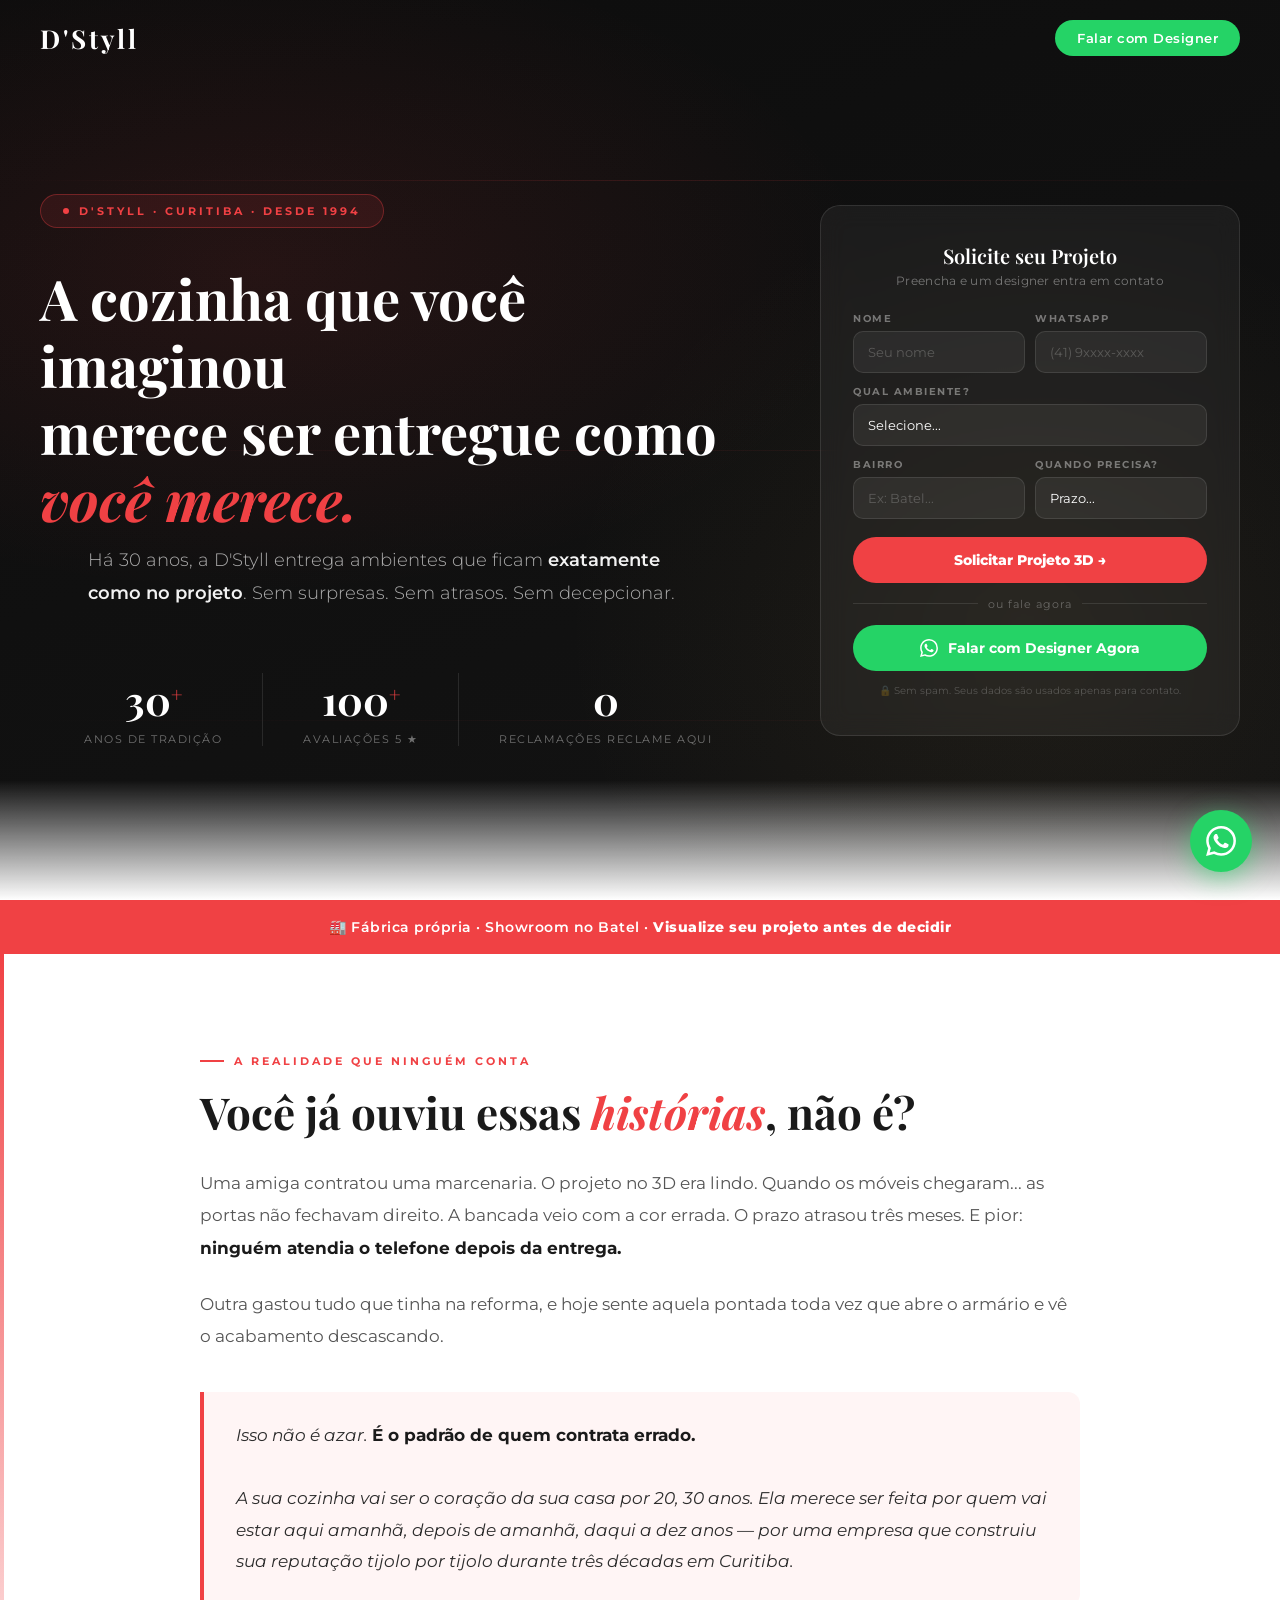
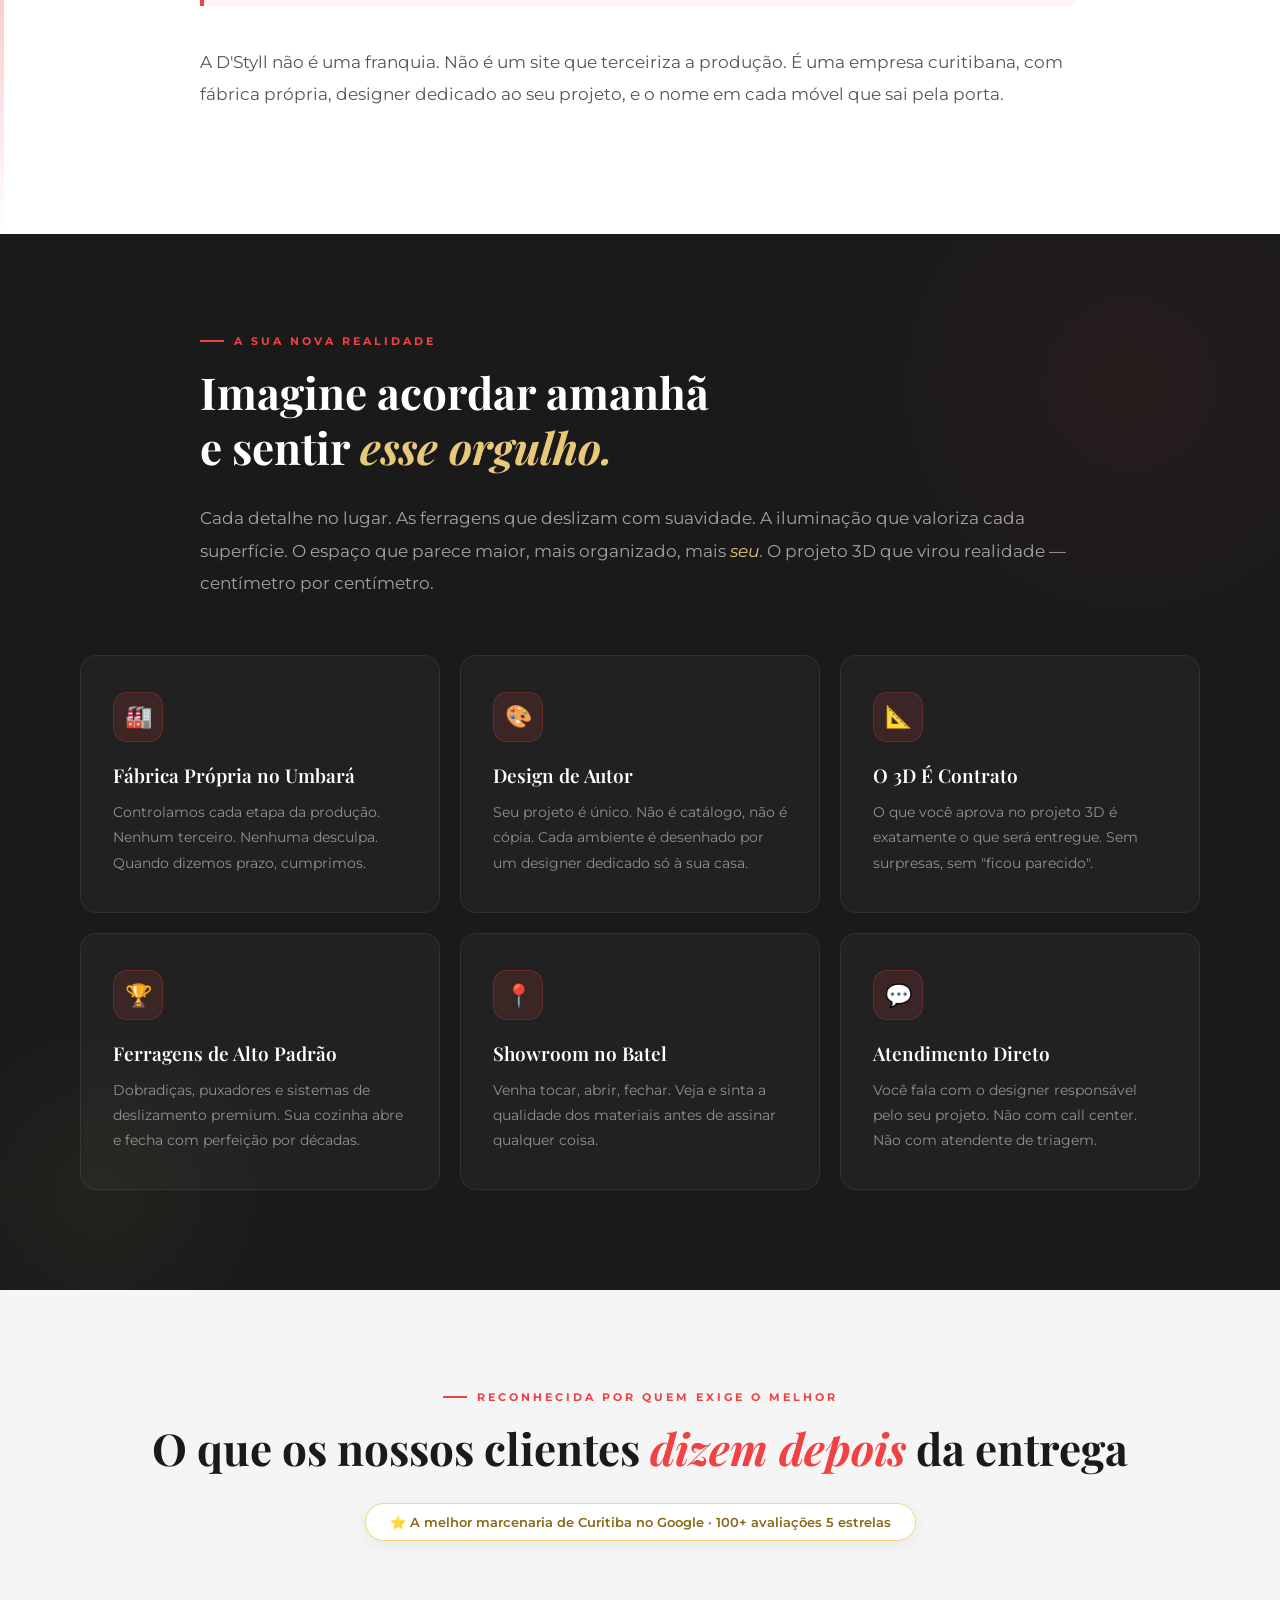
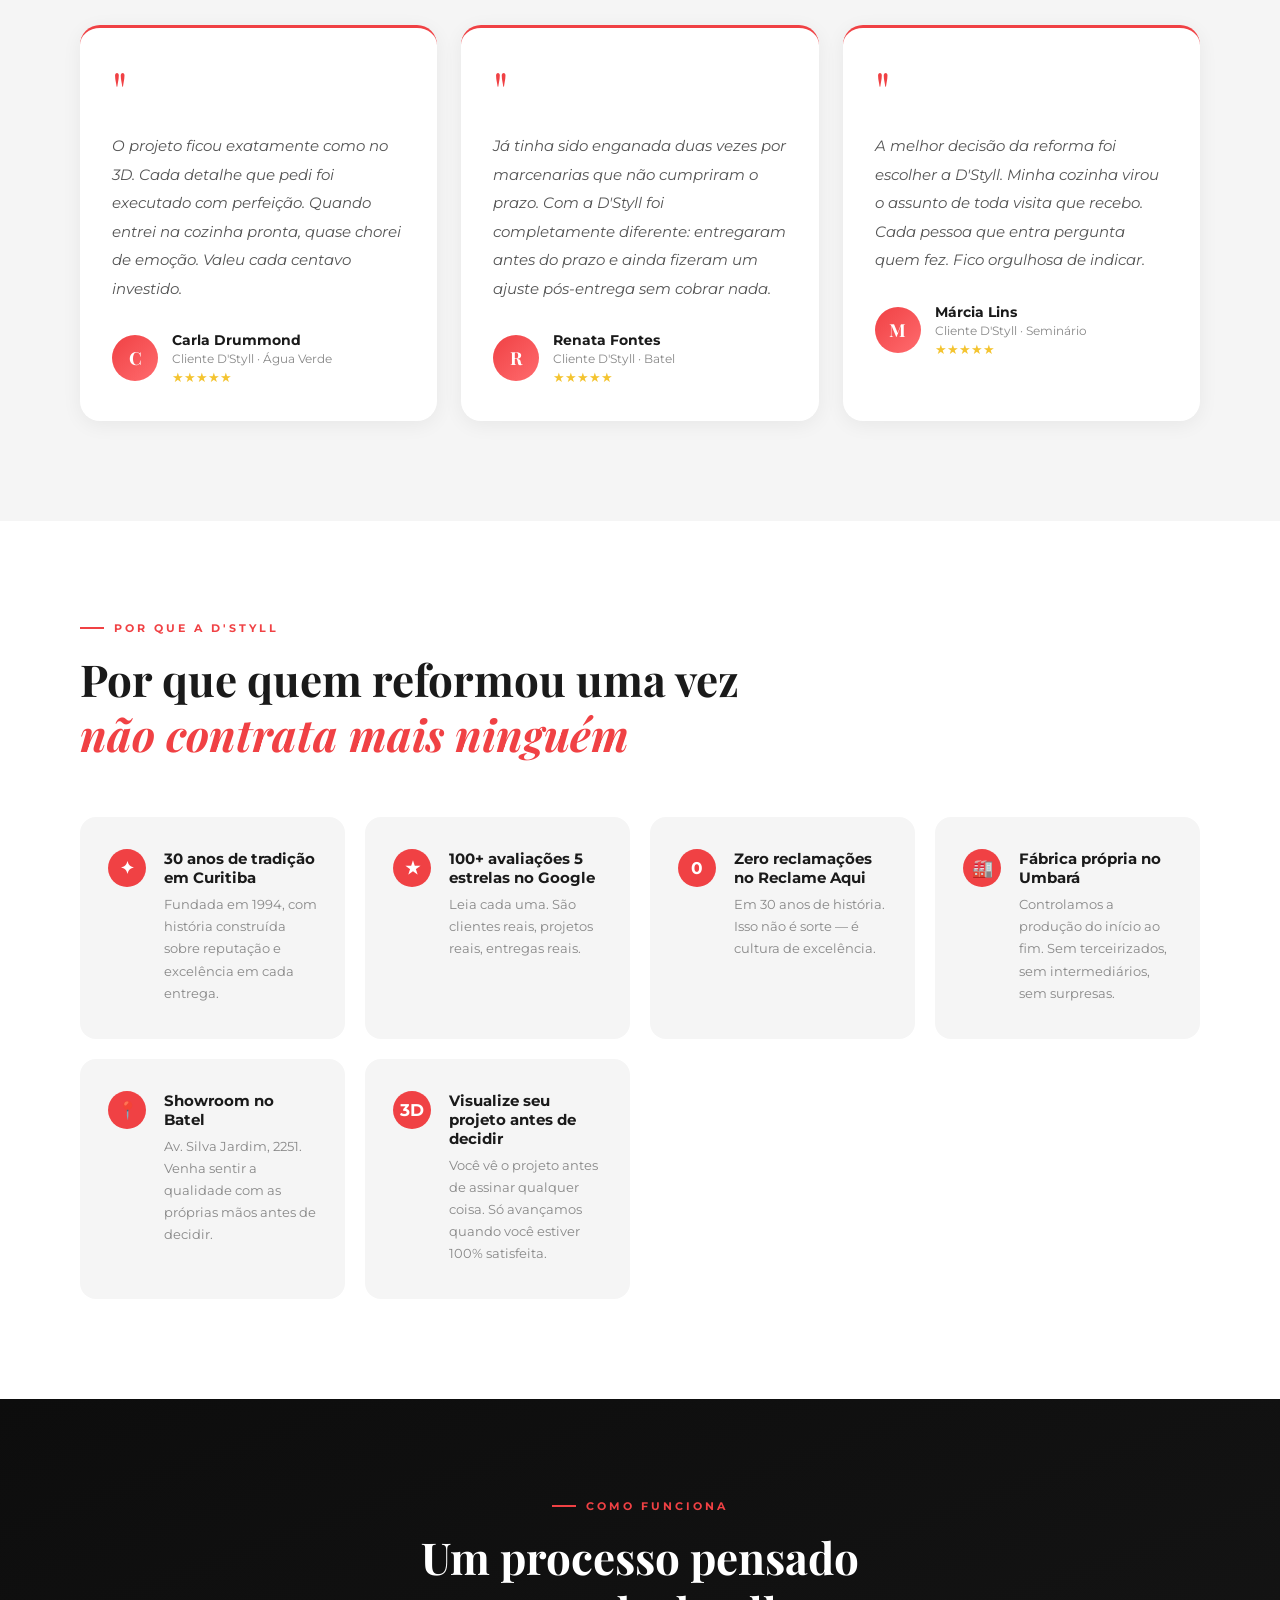
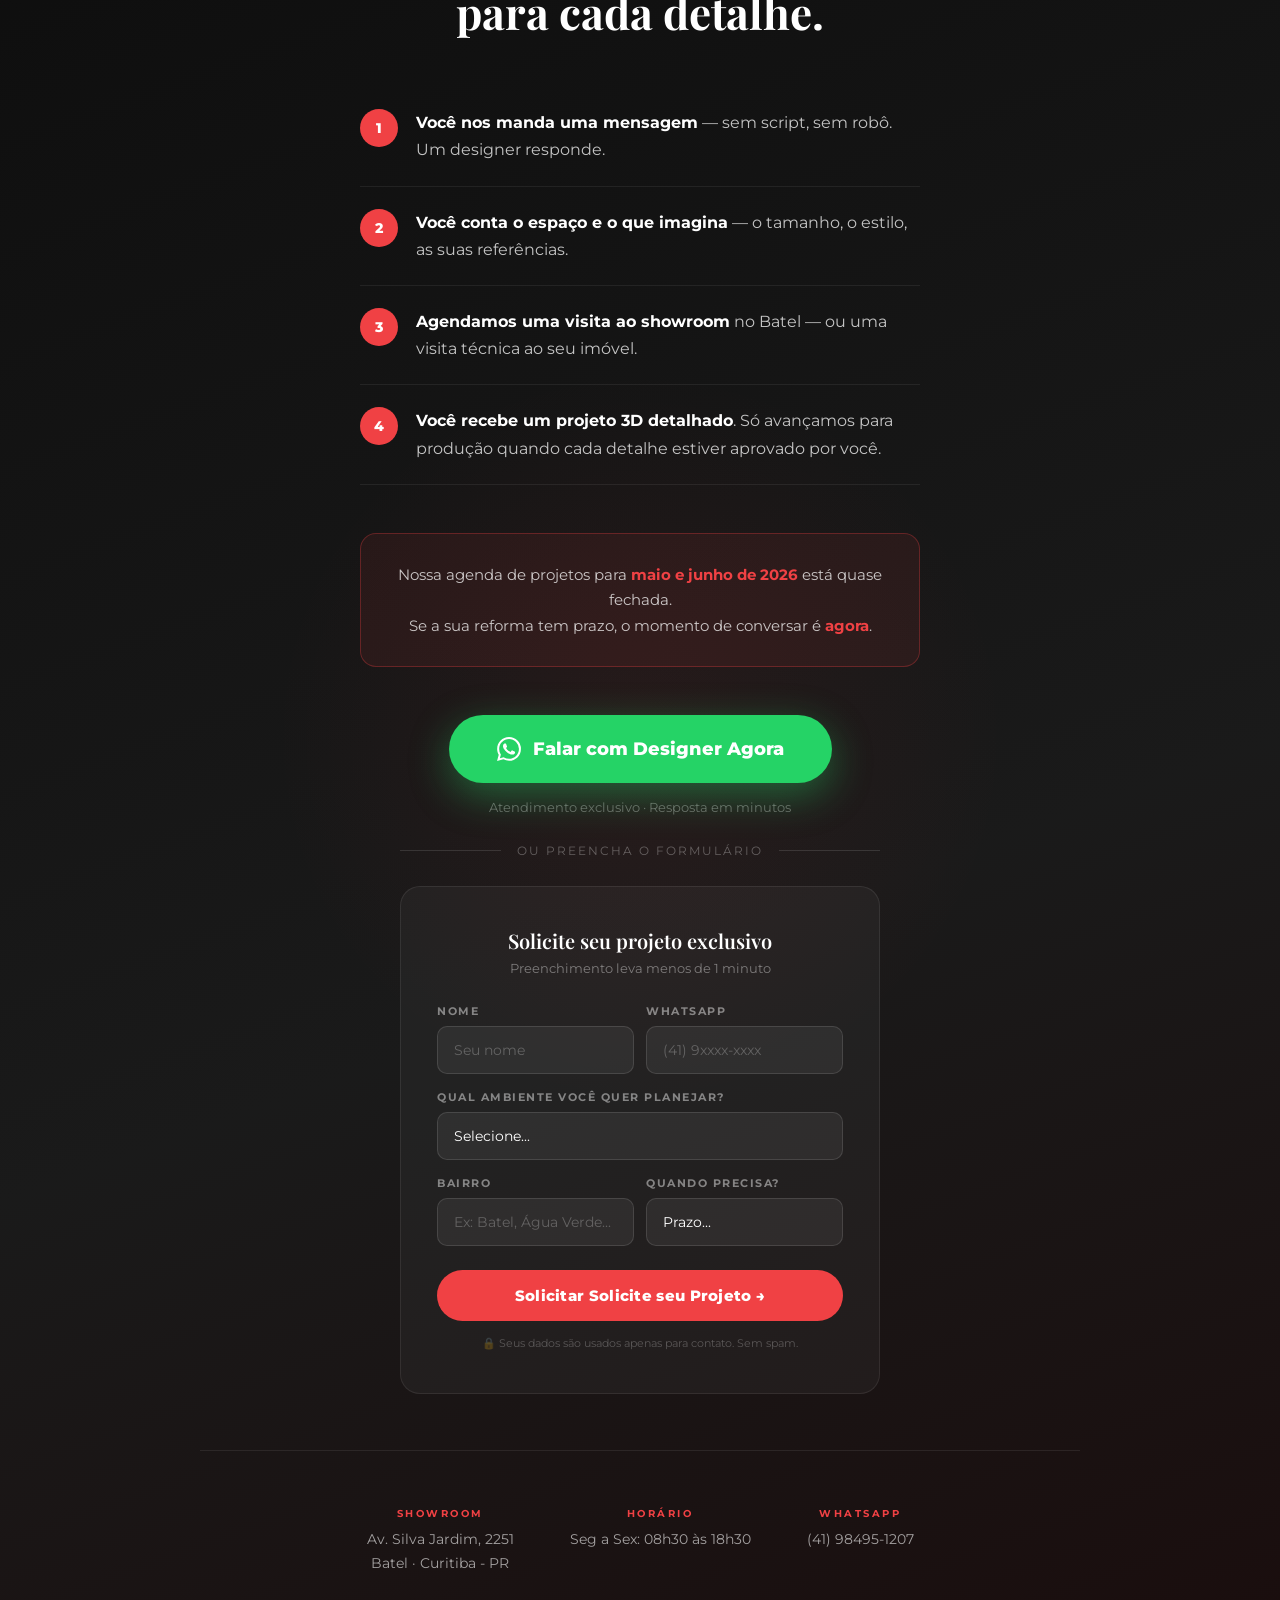
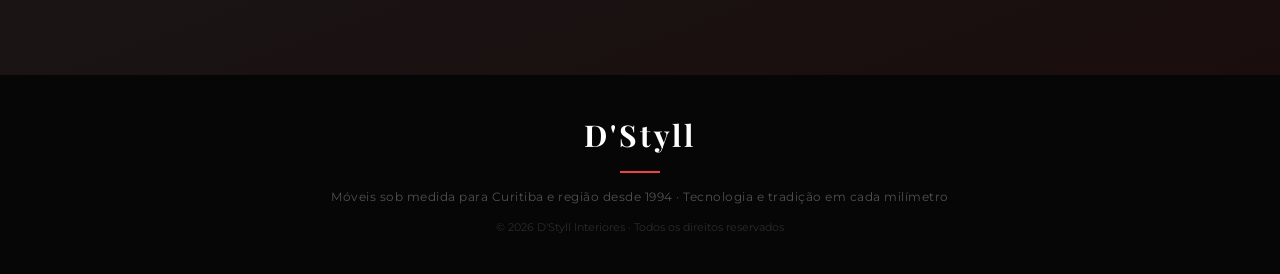
<file: index.html>
<!DOCTYPE html>
<html lang="pt-BR">
<head>
  <meta charset="UTF-8">
  <meta name="viewport" content="width=device-width, initial-scale=1.0">
  <title>D'Styll Interiores — Cozinhas Planejadas de Alto Padrão em Curitiba</title>
  <meta name="description" content="30 anos transformando cozinhas em Curitiba. Fábrica própria, 100+ avaliações 5 estrelas. Fale com um designer agora.">
  <link href="https://fonts.googleapis.com/css2?family=Montserrat:wght@300;400;500;600;700;800;900&family=Playfair+Display:ital,wght@0,400;0,600;0,700;1,400;1,600&display=swap" rel="stylesheet">
  <style>
    *, *::before, *::after { box-sizing: border-box; margin: 0; padding: 0; }

    :root {
      --dark: #1a1a1a;
      --dark2: #111111;
      --charcoal: #2D2D2D;
      --gold: #C4A35A;
      --gold-light: #E8C97A;
      --red: #f04144;
      --red-dark: #c72d30;
      --cream: #F8F4EE;
      --white: #ffffff;
      --green-wp: #25D366;
      --green-wp-dark: #1DA851;
      --gray: #888888;
      --light-gray: #f5f5f5;
    }

    html { scroll-behavior: smooth; }
    body {
      font-family: 'Montserrat', sans-serif;
      color: var(--charcoal);
      background: var(--white);
      overflow-x: hidden;
    }

    /* ─── NAVBAR ─── */
    nav {
      position: fixed;
      top: 0; left: 0; right: 0;
      z-index: 100;
      padding: 20px 40px;
      display: flex;
      align-items: center;
      justify-content: space-between;
      transition: all 0.4s ease;
    }
    nav.scrolled {
      background: rgba(255,255,255,0.97);
      backdrop-filter: blur(12px);
      padding: 14px 40px;
      box-shadow: 0 2px 20px rgba(0,0,0,0.08);
    }
    .nav-logo {
      font-family: 'Playfair Display', serif;
      font-size: 26px;
      font-weight: 700;
      color: var(--white);
      letter-spacing: 3px;
      transition: color 0.4s;
    }
    nav.scrolled .nav-logo { color: var(--dark); }
    .nav-cta {
      background: var(--green-wp);
      color: var(--white);
      padding: 10px 22px;
      border-radius: 50px;
      font-size: 13px;
      font-weight: 600;
      text-decoration: none;
      letter-spacing: 0.5px;
      transition: background 0.3s, transform 0.2s;
    }
    .nav-cta:hover { background: var(--green-wp-dark); transform: translateY(-1px); }

    /* ─── HERO ─── */
    .hero {
      min-height: 100vh;
      background: #0d0d0d;
      display: flex;
      align-items: center;
      justify-content: center;
      padding: 120px 40px 80px;
      position: relative;
      overflow: hidden;
    }
    /* fundo animado com gradiente + foto */
    .hero-bg {
      position: absolute;
      inset: 0;
      background-image: url('https://images.unsplash.com/photo-1556909114-f6e7ad7d3136?w=1600&q=80');
      background-size: cover;
      background-position: center;
      opacity: 0.45;
    }
    .hero-overlay {
      position: absolute;
      inset: 0;
      background:
        radial-gradient(ellipse 80% 60% at 20% 30%, rgba(240,65,68,0.10) 0%, transparent 60%),
        radial-gradient(ellipse 60% 80% at 80% 70%, rgba(196,163,90,0.07) 0%, transparent 60%),
        linear-gradient(160deg, rgba(13,13,13,0.72) 0%, rgba(23,23,23,0.65) 100%);
      animation: bgPulse 8s ease-in-out infinite alternate;
    }
    @keyframes bgPulse {
      0%   { background:
        radial-gradient(ellipse 80% 60% at 20% 30%, rgba(240,65,68,0.10) 0%, transparent 60%),
        radial-gradient(ellipse 60% 80% at 80% 70%, rgba(196,163,90,0.07) 0%, transparent 60%),
        linear-gradient(160deg, rgba(13,13,13,0.72) 0%, rgba(23,23,23,0.65) 100%); }
      100% { background:
        radial-gradient(ellipse 80% 60% at 75% 25%, rgba(240,65,68,0.08) 0%, transparent 60%),
        radial-gradient(ellipse 70% 60% at 25% 75%, rgba(196,163,90,0.09) 0%, transparent 55%),
        linear-gradient(160deg, rgba(13,13,13,0.74) 0%, rgba(26,21,16,0.68) 100%); }
    }
    /* linhas decorativas */
    .hero-lines {
      position: absolute;
      inset: 0;
      overflow: hidden;
      pointer-events: none;
    }
    .hero-lines span {
      position: absolute;
      display: block;
      background: linear-gradient(90deg, transparent, rgba(240,65,68,0.15), transparent);
      height: 1px;
      width: 100%;
      animation: lineMove 6s linear infinite;
    }
    .hero-lines span:nth-child(1) { top: 20%; animation-delay: 0s; }
    .hero-lines span:nth-child(2) { top: 50%; animation-delay: 2s; opacity: 0.5; }
    .hero-lines span:nth-child(3) { top: 80%; animation-delay: 4s; opacity: 0.3; }
    @keyframes lineMove {
      0%   { transform: translateX(-100%); }
      100% { transform: translateX(100%); }
    }
    .hero::after {
      content: '';
      position: absolute;
      bottom: 0; left: 0; right: 0;
      height: 120px;
      background: linear-gradient(to bottom, transparent, var(--white));
      z-index: 1;
    }
    .hero-inner {
      position: relative;
      z-index: 2;
      max-width: 1200px;
      width: 100%;
      display: grid;
      grid-template-columns: 1fr 420px;
      gap: 64px;
      align-items: center;
    }
    @media (max-width: 960px) {
      .hero-inner {
        grid-template-columns: 1fr;
        text-align: center;
        gap: 48px;
      }
      .hero-cta-group { justify-content: center; }
      .hero-stats { justify-content: center; }
    }
    .hero-content {
      position: relative;
      z-index: 2;
    }
    /* formulário no hero */
    .hero-form-card {
      background: rgba(255,255,255,0.05);
      border: 1px solid rgba(255,255,255,0.1);
      border-radius: 20px;
      padding: 36px 32px;
      backdrop-filter: blur(12px);
      animation: fadeDown 0.8s 0.3s ease both;
    }
    .hero-form-title {
      font-family: 'Playfair Display', serif;
      font-size: 20px;
      font-weight: 600;
      color: var(--white);
      margin-bottom: 4px;
      text-align: center;
    }
    .hero-form-sub {
      font-size: 12px;
      color: rgba(255,255,255,0.4);
      text-align: center;
      margin-bottom: 24px;
      letter-spacing: 0.3px;
    }
    .hf-group { margin-bottom: 12px; }
    .hf-group label {
      display: block;
      font-size: 10px;
      font-weight: 700;
      letter-spacing: 1.5px;
      text-transform: uppercase;
      color: rgba(255,255,255,0.4);
      margin-bottom: 6px;
    }
    .hf-group input,
    .hf-group select {
      width: 100%;
      background: rgba(255,255,255,0.06);
      border: 1px solid rgba(255,255,255,0.1);
      border-radius: 10px;
      padding: 12px 14px;
      font-family: 'Montserrat', sans-serif;
      font-size: 13px;
      color: var(--white);
      outline: none;
      transition: border-color 0.3s, background 0.3s;
      -webkit-appearance: none;
    }
    .hf-group select option { background: #1a1a1a; color: var(--white); }
    .hf-group input::placeholder { color: rgba(255,255,255,0.22); }
    .hf-group input:focus,
    .hf-group select:focus {
      border-color: var(--red);
      background: rgba(240,65,68,0.06);
    }
    .hf-row { display: grid; grid-template-columns: 1fr 1fr; gap: 10px; }
    .btn-hf-submit {
      width: 100%;
      background: var(--red);
      color: var(--white);
      border: none;
      border-radius: 50px;
      padding: 14px;
      font-family: 'Montserrat', sans-serif;
      font-size: 14px;
      font-weight: 800;
      cursor: pointer;
      margin-top: 6px;
      transition: all 0.3s;
      position: relative;
      overflow: hidden;
    }
    .btn-hf-submit::before {
      content: '';
      position: absolute;
      top: -50%; left: -60%;
      width: 40%; height: 200%;
      background: rgba(255,255,255,0.15);
      transform: skewX(-20deg);
      animation: shine 3s infinite;
    }
    .btn-hf-submit:hover {
      background: var(--red-dark);
      transform: translateY(-2px);
      box-shadow: 0 8px 24px rgba(240,65,68,0.4);
    }
    .hf-divider {
      display: flex; align-items: center; gap: 10px;
      margin: 14px 0;
    }
    .hf-divider::before, .hf-divider::after {
      content: ''; flex: 1; height: 1px;
      background: rgba(255,255,255,0.1);
    }
    .hf-divider span { font-size: 11px; color: rgba(255,255,255,0.3); letter-spacing: 1px; }
    .btn-hf-wp {
      width: 100%;
      display: flex; align-items: center; justify-content: center; gap: 10px;
      background: var(--green-wp);
      color: var(--white);
      border: none;
      border-radius: 50px;
      padding: 14px;
      font-family: 'Montserrat', sans-serif;
      font-size: 14px;
      font-weight: 700;
      cursor: pointer;
      text-decoration: none;
      transition: all 0.3s;
      position: relative;
      overflow: hidden;
    }
    .btn-hf-wp::before {
      content: '';
      position: absolute;
      top: -50%; left: -60%;
      width: 40%; height: 200%;
      background: rgba(255,255,255,0.15);
      transform: skewX(-20deg);
      animation: shine 3.5s infinite;
    }
    .btn-hf-wp:hover { background: var(--green-wp-dark); transform: translateY(-2px); }
    .hf-privacy {
      font-size: 10px; color: rgba(255,255,255,0.22);
      text-align: center; margin-top: 12px; line-height: 1.6;
    }
    .hf-thanks {
      display: none;
      text-align: center;
      padding: 20px 0;
    }
    .hf-thanks-icon { font-size: 48px; margin-bottom: 16px; }
    .hf-thanks h4 {
      font-family: 'Playfair Display', serif;
      font-size: 20px; color: var(--white); margin-bottom: 10px;
    }
    .hf-thanks p { font-size: 13px; color: rgba(255,255,255,0.5); line-height: 1.7; }
    .hero-badge {
      display: inline-flex;
      align-items: center;
      gap: 10px;
      background: rgba(240,65,68,0.1);
      border: 1px solid rgba(240,65,68,0.35);
      color: var(--red);
      font-size: 11px;
      font-weight: 700;
      letter-spacing: 3px;
      text-transform: uppercase;
      padding: 9px 22px;
      border-radius: 50px;
      margin-bottom: 36px;
      animation: fadeDown 0.8s ease forwards;
    }
    .hero-badge-dot {
      width: 6px; height: 6px;
      background: var(--red);
      border-radius: 50%;
      animation: blinkDot 1.5s ease-in-out infinite;
    }
    @keyframes blinkDot {
      0%, 100% { opacity: 1; }
      50% { opacity: 0.2; }
    }
    .hero h1 {
      font-family: 'Playfair Display', serif;
      font-size: clamp(30px, 5vw, 56px);
      font-weight: 700;
      color: var(--white);
      line-height: 1.2;
      margin-bottom: 12px;
      animation: fadeDown 0.8s 0.15s ease both;
    }
    /* texto rotativo na headline */
    .hero-rotating-wrap {
      overflow: hidden;
      height: clamp(42px, 6vw, 72px);
      display: block;
      margin-bottom: 28px;
    }
    .hero-rotating {
      display: flex;
      flex-direction: column;
      animation: rotateText 9s ease-in-out infinite;
    }
    .hero-rotating span {
      font-family: 'Playfair Display', serif;
      font-size: clamp(30px, 5vw, 56px);
      font-weight: 700;
      font-style: italic;
      color: var(--red);
      line-height: clamp(42px, 6vw, 72px);
      flex-shrink: 0;
    }
    @keyframes rotateText {
      0%,  28% { transform: translateY(0); }
      33%, 61% { transform: translateY(-33.33%); }
      66%, 94% { transform: translateY(-66.66%); }
      100%     { transform: translateY(0); }
    }
    .hero-sub {
      font-size: clamp(15px, 2vw, 18px);
      color: rgba(255,255,255,0.65);
      font-weight: 300;
      line-height: 1.8;
      max-width: 620px;
      margin: 0 auto 44px;
      animation: fadeDown 0.8s 0.3s ease both;
    }
    .hero-sub strong { color: rgba(255,255,255,0.95); font-weight: 600; }
    .hero-cta-group {
      display: flex;
      gap: 16px;
      justify-content: center;
      flex-wrap: wrap;
      animation: fadeDown 0.8s 0.45s ease both;
    }
    .btn-primary {
      display: inline-flex;
      align-items: center;
      gap: 10px;
      background: var(--green-wp);
      color: var(--white);
      padding: 18px 36px;
      border-radius: 50px;
      font-size: 15px;
      font-weight: 700;
      text-decoration: none;
      transition: all 0.3s;
      box-shadow: 0 8px 30px rgba(37,211,102,0.35);
      position: relative;
      overflow: hidden;
    }
    .btn-primary::before {
      content: '';
      position: absolute;
      top: -50%; left: -60%;
      width: 40%; height: 200%;
      background: rgba(255,255,255,0.18);
      transform: skewX(-20deg);
      animation: shine 3.5s infinite;
    }
    .btn-primary:hover {
      background: var(--green-wp-dark);
      transform: translateY(-3px);
      box-shadow: 0 12px 40px rgba(37,211,102,0.45);
    }
    .btn-ghost {
      display: inline-flex;
      align-items: center;
      gap: 8px;
      background: transparent;
      color: var(--white);
      padding: 18px 32px;
      border-radius: 50px;
      font-size: 15px;
      font-weight: 500;
      text-decoration: none;
      border: 1px solid rgba(255,255,255,0.25);
      transition: all 0.3s;
    }
    .btn-ghost:hover {
      background: rgba(255,255,255,0.07);
      border-color: rgba(255,255,255,0.55);
    }
    /* stats hero */
    .hero-stats {
      display: flex;
      justify-content: center;
      gap: 0;
      margin-top: 64px;
      flex-wrap: wrap;
      animation: fadeDown 0.8s 0.6s ease both;
      position: relative;
      z-index: 2;
    }
    .hero-stat {
      text-align: center;
      padding: 0 40px;
      border-right: 1px solid rgba(255,255,255,0.1);
    }
    .hero-stat:last-child { border-right: none; }
    .hero-stat-num {
      font-family: 'Playfair Display', serif;
      font-size: 40px;
      font-weight: 700;
      color: var(--white);
    }
    .hero-stat-num sup { font-size: 20px; color: var(--red); }
    .hero-stat-label {
      font-size: 11px;
      color: rgba(255,255,255,0.4);
      letter-spacing: 1.5px;
      text-transform: uppercase;
      margin-top: 6px;
    }
    @media (max-width: 600px) {
      .hero-stat { padding: 16px 20px; border-right: none; border-bottom: 1px solid rgba(255,255,255,0.1); }
    }

    /* ─── BARRA VERMELHA ─── */
    .red-bar {
      background: var(--red);
      padding: 18px 24px;
      text-align: center;
      font-size: 14px;
      font-weight: 600;
      color: var(--white);
      letter-spacing: 0.5px;
    }
    .red-bar strong { font-weight: 800; }

    /* ─── DOR ─── */
    .section-dor {
      background: var(--white);
      padding: 100px 24px;
      position: relative;
    }
    .section-dor::before {
      content: '';
      position: absolute;
      left: 0; top: 0; bottom: 0;
      width: 4px;
      background: linear-gradient(to bottom, var(--red), transparent);
    }
    .container { max-width: 880px; margin: 0 auto; }
    .container-wide { max-width: 1120px; margin: 0 auto; }

    .section-eyebrow {
      font-size: 11px;
      font-weight: 700;
      letter-spacing: 3px;
      text-transform: uppercase;
      color: var(--red);
      margin-bottom: 16px;
      display: flex;
      align-items: center;
      gap: 10px;
    }
    .section-eyebrow::before {
      content: '';
      display: inline-block;
      width: 24px; height: 2px;
      background: var(--red);
    }
    .section-title {
      font-family: 'Playfair Display', serif;
      font-size: clamp(28px, 4vw, 44px);
      font-weight: 700;
      color: var(--dark);
      line-height: 1.25;
      margin-bottom: 28px;
    }
    .section-title em { font-style: italic; color: var(--red); }
    .section-title-gold em { color: var(--gold); }
    .section-body {
      font-size: 17px;
      line-height: 1.9;
      color: #555;
      margin-bottom: 24px;
    }
    .section-body strong { color: var(--dark); font-weight: 700; }
    .callout-box {
      background: #fff5f5;
      border-left: 4px solid var(--red);
      border-radius: 0 12px 12px 0;
      padding: 28px 32px;
      margin: 40px 0;
    }
    .callout-box p {
      font-size: 17px;
      line-height: 1.85;
      color: var(--charcoal);
      font-style: italic;
    }
    .callout-box strong { color: var(--dark); font-style: normal; }

    /* ─── TRANSFORMAÇÃO ─── */
    .section-transform {
      background: var(--dark);
      padding: 100px 24px;
      position: relative;
      overflow: hidden;
    }
    .section-transform::before {
      content: '';
      position: absolute;
      top: -150px; right: -150px;
      width: 600px; height: 600px;
      background: radial-gradient(circle, rgba(240,65,68,0.06) 0%, transparent 65%);
      pointer-events: none;
    }
    .section-transform::after {
      content: '';
      position: absolute;
      bottom: -100px; left: -100px;
      width: 400px; height: 400px;
      background: radial-gradient(circle, rgba(196,163,90,0.06) 0%, transparent 65%);
      pointer-events: none;
    }
    .section-transform .section-eyebrow { color: var(--red); }
    .section-transform .section-eyebrow::before { background: var(--red); }
    .section-transform .section-title { color: var(--white); }
    .section-transform .section-title em { color: var(--gold-light); }
    .section-transform .section-body { color: rgba(255,255,255,0.6); }

    .transform-grid {
      display: grid;
      grid-template-columns: repeat(auto-fit, minmax(280px, 1fr));
      gap: 20px;
      margin-top: 56px;
    }
    .transform-card {
      background: rgba(255,255,255,0.03);
      border: 1px solid rgba(255,255,255,0.07);
      border-radius: 16px;
      padding: 36px 32px;
      transition: all 0.35s;
      opacity: 0;
      transform: translateY(24px);
      position: relative;
      overflow: hidden;
    }
    .transform-card::before {
      content: '';
      position: absolute;
      top: 0; left: 0; right: 0;
      height: 2px;
      background: linear-gradient(90deg, var(--red), var(--gold));
      transform: scaleX(0);
      transform-origin: left;
      transition: transform 0.4s ease;
    }
    .transform-card:hover::before { transform: scaleX(1); }
    .transform-card.visible { animation: fadeUp 0.6s ease forwards; }
    .transform-card:hover {
      background: rgba(255,255,255,0.06);
      border-color: rgba(240,65,68,0.25);
      transform: translateY(-6px);
    }
    .card-icon {
      width: 50px; height: 50px;
      background: rgba(240,65,68,0.12);
      border: 1px solid rgba(240,65,68,0.25);
      border-radius: 14px;
      display: flex;
      align-items: center;
      justify-content: center;
      font-size: 22px;
      margin-bottom: 20px;
      transition: background 0.3s;
    }
    .transform-card:hover .card-icon {
      background: rgba(240,65,68,0.2);
    }
    .card-title {
      font-family: 'Playfair Display', serif;
      font-size: 19px;
      font-weight: 600;
      color: var(--white);
      margin-bottom: 12px;
    }
    .card-text {
      font-size: 14px;
      line-height: 1.8;
      color: rgba(255,255,255,0.5);
    }

    /* ─── PROVA SOCIAL ─── */
    .section-proof {
      background: var(--light-gray);
      padding: 100px 24px;
    }
    .proof-header { text-align: center; margin-bottom: 60px; }
    .stars-badge {
      display: inline-flex;
      align-items: center;
      gap: 10px;
      background: var(--white);
      border: 1px solid #F4D878;
      border-radius: 50px;
      padding: 10px 24px;
      font-size: 13px;
      font-weight: 600;
      color: #8B6914;
      margin-bottom: 24px;
      box-shadow: 0 4px 16px rgba(0,0,0,0.06);
    }
    .testimonials-grid {
      display: grid;
      grid-template-columns: repeat(auto-fit, minmax(300px, 1fr));
      gap: 24px;
    }
    .testimonial-card {
      background: var(--white);
      border-radius: 20px;
      padding: 36px 32px;
      box-shadow: 0 4px 20px rgba(0,0,0,0.06);
      opacity: 0;
      transform: translateY(20px);
      transition: all 0.35s;
      border-top: 3px solid var(--red);
    }
    .testimonial-card.visible { animation: fadeUp 0.6s ease forwards; }
    .testimonial-card:hover { box-shadow: 0 12px 40px rgba(0,0,0,0.12); transform: translateY(-4px); }
    .testimonial-quote {
      font-family: 'Playfair Display', serif;
      font-size: 52px;
      color: var(--red);
      line-height: 1;
      margin-bottom: 16px;
    }
    .testimonial-text {
      font-size: 15px;
      line-height: 1.9;
      color: #555;
      margin-bottom: 28px;
      font-style: italic;
    }
    .testimonial-author { display: flex; align-items: center; gap: 14px; }
    .author-avatar {
      width: 46px; height: 46px;
      border-radius: 50%;
      background: linear-gradient(135deg, var(--red), #ff6b6e);
      display: flex; align-items: center; justify-content: center;
      font-size: 18px; font-weight: 700;
      color: var(--white);
      font-family: 'Playfair Display', serif;
      flex-shrink: 0;
    }
    .author-name { font-weight: 700; font-size: 14px; color: var(--dark); }
    .author-detail { font-size: 12px; color: var(--gray); margin-top: 2px; }
    .stars { color: #F4C430; font-size: 13px; margin-top: 3px; }

    /* ─── DIFERENCIAIS ─── */
    .section-diff {
      background: var(--white);
      padding: 100px 24px;
    }
    .diff-grid {
      display: grid;
      grid-template-columns: repeat(auto-fit, minmax(260px, 1fr));
      gap: 20px;
      margin-top: 56px;
    }
    .diff-item {
      background: var(--light-gray);
      border-radius: 16px;
      padding: 32px 28px;
      display: flex;
      gap: 18px;
      align-items: flex-start;
      transition: all 0.35s;
      opacity: 0;
      transform: translateY(16px);
      border-bottom: 3px solid transparent;
    }
    .diff-item.visible { animation: fadeUp 0.5s ease forwards; }
    .diff-item:hover {
      background: #fff0f0;
      border-bottom-color: var(--red);
      transform: translateY(-4px);
      box-shadow: 0 8px 28px rgba(240,65,68,0.1);
    }
    .diff-check {
      width: 38px; height: 38px;
      background: var(--red);
      border-radius: 50%;
      display: flex; align-items: center; justify-content: center;
      font-size: 17px;
      flex-shrink: 0;
      color: white;
      font-weight: 700;
    }
    .diff-text-title { font-weight: 700; font-size: 15px; color: var(--dark); margin-bottom: 6px; }
    .diff-text-desc { font-size: 13px; line-height: 1.7; color: var(--gray); }

    /* ─── OFERTA/CTA ─── */
    .section-oferta {
      background: linear-gradient(160deg, #0d0d0d, #1a1a1a 60%, #1a0d0d);
      padding: 100px 24px;
      text-align: center;
      position: relative;
      overflow: hidden;
    }
    .section-oferta::before {
      content: '';
      position: absolute;
      top: 50%; left: 50%;
      transform: translate(-50%, -50%);
      width: 800px; height: 800px;
      background: radial-gradient(circle, rgba(240,65,68,0.07) 0%, transparent 65%);
    }
    .section-oferta .section-eyebrow { color: var(--red); justify-content: center; }
    .section-oferta .section-eyebrow::before { background: var(--red); }
    .section-oferta .section-title { color: var(--white); }
    .steps-list {
      list-style: none;
      max-width: 560px;
      margin: 48px auto;
      text-align: left;
    }
    .steps-list li {
      display: flex;
      align-items: flex-start;
      gap: 18px;
      padding: 22px 0;
      border-bottom: 1px solid rgba(255,255,255,0.07);
      opacity: 0;
      transform: translateX(-20px);
    }
    .steps-list li.visible { animation: fadeRight 0.5s ease forwards; }
    .step-num {
      width: 38px; height: 38px;
      background: var(--red);
      border-radius: 50%;
      display: flex; align-items: center; justify-content: center;
      font-weight: 800; font-size: 14px;
      color: var(--white);
      flex-shrink: 0;
    }
    .step-text { font-size: 16px; line-height: 1.7; color: rgba(255,255,255,0.75); }
    .step-text strong { color: var(--white); }

    .urgencia-box {
      background: rgba(240,65,68,0.08);
      border: 1px solid rgba(240,65,68,0.3);
      border-radius: 16px;
      padding: 28px 36px;
      max-width: 560px;
      margin: 0 auto 48px;
    }
    .urgencia-box p { color: rgba(255,255,255,0.75); font-size: 15px; line-height: 1.7; }
    .urgencia-box strong { color: var(--red); }

    .cta-final-group {
      display: flex;
      flex-direction: column;
      align-items: center;
      gap: 16px;
    }
    .btn-cta-final {
      display: inline-flex;
      align-items: center;
      gap: 12px;
      background: var(--green-wp);
      color: var(--white);
      padding: 22px 48px;
      border-radius: 50px;
      font-size: 18px;
      font-weight: 800;
      text-decoration: none;
      transition: all 0.3s;
      box-shadow: 0 12px 40px rgba(37,211,102,0.4);
      position: relative;
      overflow: hidden;
    }
    .btn-cta-final::before {
      content: '';
      position: absolute;
      top: -50%; left: -60%;
      width: 40%; height: 200%;
      background: rgba(255,255,255,0.15);
      transform: skewX(-20deg);
      animation: shine 3s infinite;
    }
    .btn-cta-final:hover {
      background: var(--green-wp-dark);
      transform: translateY(-4px);
      box-shadow: 0 20px 50px rgba(37,211,102,0.5);
    }
    .cta-disclaimer { font-size: 13px; color: rgba(255,255,255,0.35); }

    /* ─── FORMULÁRIO ─── */
    .form-divider {
      display: flex;
      align-items: center;
      gap: 16px;
      max-width: 480px;
      margin: 28px auto;
    }
    .form-divider::before, .form-divider::after {
      content: '';
      flex: 1;
      height: 1px;
      background: rgba(255,255,255,0.12);
    }
    .form-divider span {
      font-size: 12px;
      color: rgba(255,255,255,0.3);
      letter-spacing: 2px;
      text-transform: uppercase;
      white-space: nowrap;
    }
    .lead-form {
      background: rgba(255,255,255,0.04);
      border: 1px solid rgba(255,255,255,0.08);
      border-radius: 20px;
      padding: 40px 36px;
      max-width: 480px;
      margin: 0 auto;
      text-align: left;
    }
    .form-title {
      font-family: 'Playfair Display', serif;
      font-size: 20px;
      font-weight: 600;
      color: var(--white);
      margin-bottom: 6px;
      text-align: center;
    }
    .form-subtitle {
      font-size: 13px;
      color: rgba(255,255,255,0.4);
      text-align: center;
      margin-bottom: 28px;
    }
    .form-group { margin-bottom: 16px; }
    .form-group label {
      display: block;
      font-size: 11px;
      font-weight: 700;
      letter-spacing: 1.5px;
      text-transform: uppercase;
      color: rgba(255,255,255,0.45);
      margin-bottom: 8px;
    }
    .form-group input,
    .form-group select {
      width: 100%;
      background: rgba(255,255,255,0.06);
      border: 1px solid rgba(255,255,255,0.12);
      border-radius: 10px;
      padding: 14px 16px;
      font-family: 'Montserrat', sans-serif;
      font-size: 14px;
      color: var(--white);
      transition: border-color 0.3s, background 0.3s;
      outline: none;
      -webkit-appearance: none;
    }
    .form-group select option { background: #1a1a1a; color: var(--white); }
    .form-group input::placeholder { color: rgba(255,255,255,0.25); }
    .form-group input:focus,
    .form-group select:focus {
      border-color: var(--red);
      background: rgba(240,65,68,0.06);
    }
    .form-row { display: grid; grid-template-columns: 1fr 1fr; gap: 12px; }
    @media (max-width: 480px) { .form-row { grid-template-columns: 1fr; } }
    .btn-form-submit {
      width: 100%;
      background: var(--red);
      color: var(--white);
      border: none;
      border-radius: 50px;
      padding: 16px;
      font-family: 'Montserrat', sans-serif;
      font-size: 15px;
      font-weight: 800;
      cursor: pointer;
      margin-top: 8px;
      transition: all 0.3s;
      letter-spacing: 0.3px;
      position: relative;
      overflow: hidden;
    }
    .btn-form-submit::before {
      content: '';
      position: absolute;
      top: -50%; left: -60%;
      width: 40%; height: 200%;
      background: rgba(255,255,255,0.15);
      transform: skewX(-20deg);
      animation: shine 3s infinite;
    }
    .btn-form-submit:hover {
      background: var(--red-dark);
      transform: translateY(-2px);
      box-shadow: 0 8px 24px rgba(240,65,68,0.4);
    }
    .form-privacy {
      font-size: 11px;
      color: rgba(255,255,255,0.25);
      text-align: center;
      margin-top: 14px;
      line-height: 1.6;
    }

    .showroom-info {
      margin-top: 56px;
      padding-top: 56px;
      border-top: 1px solid rgba(255,255,255,0.08);
      display: flex;
      justify-content: center;
      gap: 56px;
      flex-wrap: wrap;
    }
    .showroom-item-label {
      font-size: 10px; letter-spacing: 2.5px; text-transform: uppercase;
      color: var(--red); margin-bottom: 8px; font-weight: 700;
    }
    .showroom-item-value { font-size: 14px; color: rgba(255,255,255,0.6); line-height: 1.7; }

    /* ─── FOOTER ─── */
    footer {
      background: #060606;
      padding: 40px 24px;
      text-align: center;
    }
    .footer-logo {
      font-family: 'Playfair Display', serif;
      font-size: 30px; font-weight: 700;
      color: var(--white); letter-spacing: 3px;
      margin-bottom: 12px;
    }
    .footer-divider {
      width: 40px; height: 2px;
      background: var(--red);
      margin: 16px auto;
    }
    .footer-tagline { font-size: 12px; color: rgba(255,255,255,0.3); letter-spacing: 0.5px; }

    /* ─── WHATSAPP FLOAT ─── */
    .wp-float {
      position: fixed;
      bottom: 28px; right: 28px;
      z-index: 999;
      width: 62px; height: 62px;
      background: var(--green-wp);
      border-radius: 50%;
      display: flex; align-items: center; justify-content: center;
      box-shadow: 0 6px 24px rgba(37,211,102,0.5);
      text-decoration: none;
      animation: pulseWP 2.5s infinite;
      transition: transform 0.3s;
    }
    .wp-float:hover { transform: scale(1.1); }
    .wp-float svg { width: 30px; height: 30px; fill: white; }

    /* ─── ANIMATIONS ─── */
    @keyframes fadeDown {
      from { opacity: 0; transform: translateY(-24px); }
      to   { opacity: 1; transform: translateY(0); }
    }
    @keyframes fadeUp {
      from { opacity: 0; transform: translateY(24px); }
      to   { opacity: 1; transform: translateY(0); }
    }
    @keyframes fadeRight {
      from { opacity: 0; transform: translateX(-20px); }
      to   { opacity: 1; transform: translateX(0); }
    }
    @keyframes shine {
      0%   { left: -60%; }
      100% { left: 140%; }
    }
    @keyframes pulseWP {
      0%, 100% { box-shadow: 0 6px 24px rgba(37,211,102,0.5); }
      50%       { box-shadow: 0 6px 40px rgba(37,211,102,0.8), 0 0 0 14px rgba(37,211,102,0.1); }
    }

    /* ─── RESPONSIVE ─── */
    @media (max-width: 600px) {
      nav { padding: 16px 20px; }
      nav.scrolled { padding: 12px 20px; }
      .btn-primary, .btn-ghost { padding: 14px 22px; font-size: 14px; }
      .btn-cta-final { padding: 18px 30px; font-size: 15px; }
      .callout-box { padding: 20px 20px; }
      .showroom-info { gap: 28px; }
    }
  </style>
</head>
<body>

  <!-- NAVBAR -->
  <nav id="navbar">
    <div class="nav-logo">D'Styll</div>
    <a href="https://wa.me/5541984951207?text=Olá! Vi a LP e quero falar com um designer sobre minha cozinha planejada." class="nav-cta" target="_blank">
      Falar com Designer
    </a>
  </nav>

  <!-- HERO -->
  <section class="hero">
    <div class="hero-bg"></div>
    <div class="hero-overlay"></div>
    <div class="hero-lines">
      <span></span><span></span><span></span>
    </div>
    <div class="hero-inner">
      <!-- Coluna esquerda: copy -->
      <div class="hero-content">
        <div class="hero-badge">
          <span class="hero-badge-dot"></span>
          D'Styll · Curitiba · Desde 1994
        </div>
        <h1>A cozinha que você imaginou<br>merece ser entregue como<br><em style="font-style:italic;color:var(--red);">você merece.</em></h1>
        <p class="hero-sub">
          Há 30 anos, a D'Styll entrega ambientes que ficam <strong>exatamente como no projeto</strong>. Sem surpresas. Sem atrasos. Sem decepcionar.
        </p>
        <div class="hero-stats">
          <div class="hero-stat">
            <div class="hero-stat-num"><span class="counter" data-target="30">0</span><sup>+</sup></div>
            <div class="hero-stat-label">Anos de Tradição</div>
          </div>
          <div class="hero-stat">
            <div class="hero-stat-num"><span class="counter" data-target="100">0</span><sup>+</sup></div>
            <div class="hero-stat-label">Avaliações 5 ★</div>
          </div>
          <div class="hero-stat">
            <div class="hero-stat-num"><span class="counter" data-target="0">0</span></div>
            <div class="hero-stat-label">Reclamações Reclame Aqui</div>
          </div>
        </div>
      </div>

      <!-- Coluna direita: formulário -->
      <div class="hero-form-card">
        <div class="hero-form-title">Solicite seu Projeto</div>
        <div class="hero-form-sub">Preencha e um designer entra em contato</div>
        <form id="heroForm">
          <div class="hf-row">
            <div class="hf-group">
              <label>Nome</label>
              <input type="text" name="nome" placeholder="Seu nome" required>
            </div>
            <div class="hf-group">
              <label>WhatsApp</label>
              <input type="tel" name="whatsapp" placeholder="(41) 9xxxx-xxxx" required>
            </div>
          </div>
          <div class="hf-group">
            <label>Qual ambiente?</label>
            <select name="ambiente" required>
              <option value="" disabled selected>Selecione...</option>
              <option>Cozinha planejada</option>
              <option>Closet / Guarda-roupa</option>
              <option>Sala planejada</option>
              <option>Home office</option>
              <option>Área gourmet</option>
              <option>Mais de um ambiente</option>
            </select>
          </div>
          <div class="hf-row">
            <div class="hf-group">
              <label>Bairro</label>
              <input type="text" name="bairro" placeholder="Ex: Batel..." required>
            </div>
            <div class="hf-group">
              <label>Quando precisa?</label>
              <select name="prazo" required>
                <option value="" disabled selected>Prazo...</option>
                <option>Em até 3 meses</option>
                <option>Entre 3 e 6 meses</option>
                <option>Mais de 6 meses</option>
              </select>
            </div>
          </div>
          <button type="submit" class="btn-hf-submit">Solicitar Projeto 3D →</button>
          <div class="hf-divider"><span>ou fale agora</span></div>
          <a href="https://wa.me/5541984951207?text=Olá! Quero falar com um designer sobre minha cozinha planejada." class="btn-hf-wp" target="_blank">
            <svg width="18" height="18" viewBox="0 0 24 24" fill="white"><path d="M17.472 14.382c-.297-.149-1.758-.867-2.03-.967-.273-.099-.471-.148-.67.15-.197.297-.767.966-.94 1.164-.173.199-.347.223-.644.075-.297-.15-1.255-.463-2.39-1.475-.883-.788-1.48-1.761-1.653-2.059-.173-.297-.018-.458.13-.606.134-.133.298-.347.446-.52.149-.174.198-.298.298-.497.099-.198.05-.371-.025-.52-.075-.149-.669-1.612-.916-2.207-.242-.579-.487-.5-.669-.51-.173-.008-.371-.01-.57-.01-.198 0-.52.074-.792.372-.272.297-1.04 1.016-1.04 2.479 0 1.462 1.065 2.875 1.213 3.074.149.198 2.096 3.2 5.077 4.487.709.306 1.262.489 1.694.625.712.227 1.36.195 1.871.118.571-.085 1.758-.719 2.006-1.413.248-.694.248-1.289.173-1.413-.074-.124-.272-.198-.57-.347m-5.421 7.403h-.004a9.87 9.87 0 01-5.031-1.378l-.361-.214-3.741.982.998-3.648-.235-.374a9.86 9.86 0 01-1.51-5.26c.001-5.45 4.436-9.884 9.888-9.884 2.64 0 5.122 1.03 6.988 2.898a9.825 9.825 0 012.893 6.994c-.003 5.45-4.437 9.884-9.885 9.884m8.413-18.297A11.815 11.815 0 0012.05 0C5.495 0 .16 5.335.157 11.892c0 2.096.547 4.142 1.588 5.945L.057 24l6.305-1.654a11.882 11.882 0 005.683 1.448h.005c6.554 0 11.89-5.335 11.893-11.893a11.821 11.821 0 00-3.48-8.413z"/></svg>
            Falar com Designer Agora
          </a>
          <p class="hf-privacy">🔒 Sem spam. Seus dados são usados apenas para contato.</p>
        </form>
        <div class="hf-thanks" id="hfThanks">
          <div class="hf-thanks-icon">✅</div>
          <h4>Solicitação enviada!</h4>
          <p>Um designer D'Styll entrará em contato pelo WhatsApp em breve.</p>
        </div>
      </div>
    </div>
  </section>

  <!-- BARRA VERMELHA -->
  <div class="red-bar">
    🏭 Fábrica própria · Showroom no Batel · <strong>Visualize seu projeto antes de decidir</strong>
  </div>

  <!-- DOR -->
  <section class="section-dor">
    <div class="container">
      <p class="section-eyebrow">A realidade que ninguém conta</p>
      <h2 class="section-title">
        Você já ouviu essas <em>histórias</em>, não é?
      </h2>
      <p class="section-body">
        Uma amiga contratou uma marcenaria. O projeto no 3D era lindo. Quando os móveis chegaram... as portas não fechavam direito. A bancada veio com a cor errada. O prazo atrasou três meses. E pior: <strong>ninguém atendia o telefone depois da entrega.</strong>
      </p>
      <p class="section-body">
        Outra gastou tudo que tinha na reforma, e hoje sente aquela pontada toda vez que abre o armário e vê o acabamento descascando.
      </p>
      <div class="callout-box">
        <p>Isso não é azar. <strong>É o padrão de quem contrata errado.</strong><br><br>
        A sua cozinha vai ser o coração da sua casa por 20, 30 anos. Ela merece ser feita por quem vai estar aqui amanhã, depois de amanhã, daqui a dez anos — por uma empresa que construiu sua reputação tijolo por tijolo durante três décadas em Curitiba.</p>
      </div>
      <p class="section-body">
        A D'Styll não é uma franquia. Não é um site que terceiriza a produção. É uma empresa curitibana, com fábrica própria, designer dedicado ao seu projeto, e o nome em cada móvel que sai pela porta.
      </p>
    </div>
  </section>

  <!-- TRANSFORMAÇÃO -->
  <section class="section-transform">
    <div class="container" style="position:relative;z-index:2;">
      <p class="section-eyebrow">A sua nova realidade</p>
      <h2 class="section-title section-title-gold">
        Imagine acordar amanhã<br>e sentir <em>esse orgulho.</em>
      </h2>
      <p class="section-body">
        Cada detalhe no lugar. As ferragens que deslizam com suavidade. A iluminação que valoriza cada superfície. O espaço que parece maior, mais organizado, mais <em style="color:var(--gold-light)">seu</em>. O projeto 3D que virou realidade — centímetro por centímetro.
      </p>
    </div>
    <div class="container-wide" style="position:relative;z-index:2;">
      <div class="transform-grid">
        <div class="transform-card">
          <div class="card-icon">🏭</div>
          <div class="card-title">Fábrica Própria no Umbará</div>
          <div class="card-text">Controlamos cada etapa da produção. Nenhum terceiro. Nenhuma desculpa. Quando dizemos prazo, cumprimos.</div>
        </div>
        <div class="transform-card">
          <div class="card-icon">🎨</div>
          <div class="card-title">Design de Autor</div>
          <div class="card-text">Seu projeto é único. Não é catálogo, não é cópia. Cada ambiente é desenhado por um designer dedicado só à sua casa.</div>
        </div>
        <div class="transform-card">
          <div class="card-icon">📐</div>
          <div class="card-title">O 3D É Contrato</div>
          <div class="card-text">O que você aprova no projeto 3D é exatamente o que será entregue. Sem surpresas, sem "ficou parecido".</div>
        </div>
        <div class="transform-card">
          <div class="card-icon">🏆</div>
          <div class="card-title">Ferragens de Alto Padrão</div>
          <div class="card-text">Dobradiças, puxadores e sistemas de deslizamento premium. Sua cozinha abre e fecha com perfeição por décadas.</div>
        </div>
        <div class="transform-card">
          <div class="card-icon">📍</div>
          <div class="card-title">Showroom no Batel</div>
          <div class="card-text">Venha tocar, abrir, fechar. Veja e sinta a qualidade dos materiais antes de assinar qualquer coisa.</div>
        </div>
        <div class="transform-card">
          <div class="card-icon">💬</div>
          <div class="card-title">Atendimento Direto</div>
          <div class="card-text">Você fala com o designer responsável pelo seu projeto. Não com call center. Não com atendente de triagem.</div>
        </div>
      </div>
    </div>
  </section>

  <!-- PROVA SOCIAL -->
  <section class="section-proof">
    <div class="container-wide">
      <div class="proof-header">
        <p class="section-eyebrow" style="justify-content:center;">Reconhecida por quem exige o melhor</p>
        <h2 class="section-title">O que os nossos clientes <em>dizem depois</em> da entrega</h2>
        <div class="stars-badge">
          ⭐ A melhor marcenaria de Curitiba no Google · 100+ avaliações 5 estrelas
        </div>
      </div>
      <div class="testimonials-grid">
        <div class="testimonial-card">
          <div class="testimonial-quote">"</div>
          <p class="testimonial-text">O projeto ficou exatamente como no 3D. Cada detalhe que pedi foi executado com perfeição. Quando entrei na cozinha pronta, quase chorei de emoção. Valeu cada centavo investido.</p>
          <div class="testimonial-author">
            <div class="author-avatar">C</div>
            <div>
              <div class="author-name">Carla Drummond</div>
              <div class="author-detail">Cliente D'Styll · Água Verde</div>
              <div class="stars">★★★★★</div>
            </div>
          </div>
        </div>
        <div class="testimonial-card">
          <div class="testimonial-quote">"</div>
          <p class="testimonial-text">Já tinha sido enganada duas vezes por marcenarias que não cumpriram o prazo. Com a D'Styll foi completamente diferente: entregaram antes do prazo e ainda fizeram um ajuste pós-entrega sem cobrar nada.</p>
          <div class="testimonial-author">
            <div class="author-avatar">R</div>
            <div>
              <div class="author-name">Renata Fontes</div>
              <div class="author-detail">Cliente D'Styll · Batel</div>
              <div class="stars">★★★★★</div>
            </div>
          </div>
        </div>
        <div class="testimonial-card">
          <div class="testimonial-quote">"</div>
          <p class="testimonial-text">A melhor decisão da reforma foi escolher a D'Styll. Minha cozinha virou o assunto de toda visita que recebo. Cada pessoa que entra pergunta quem fez. Fico orgulhosa de indicar.</p>
          <div class="testimonial-author">
            <div class="author-avatar">M</div>
            <div>
              <div class="author-name">Márcia Lins</div>
              <div class="author-detail">Cliente D'Styll · Seminário</div>
              <div class="stars">★★★★★</div>
            </div>
          </div>
        </div>
      </div>
    </div>
  </section>

  <!-- DIFERENCIAIS -->
  <section class="section-diff">
    <div class="container-wide">
      <p class="section-eyebrow">Por que a D'Styll</p>
      <h2 class="section-title">Por que quem reformou uma vez<br><em>não contrata mais ninguém</em></h2>
      <div class="diff-grid">
        <div class="diff-item">
          <div class="diff-check">✦</div>
          <div>
            <div class="diff-text-title">30 anos de tradição em Curitiba</div>
            <div class="diff-text-desc">Fundada em 1994, com história construída sobre reputação e excelência em cada entrega.</div>
          </div>
        </div>
        <div class="diff-item">
          <div class="diff-check">★</div>
          <div>
            <div class="diff-text-title">100+ avaliações 5 estrelas no Google</div>
            <div class="diff-text-desc">Leia cada uma. São clientes reais, projetos reais, entregas reais.</div>
          </div>
        </div>
        <div class="diff-item">
          <div class="diff-check">0</div>
          <div>
            <div class="diff-text-title">Zero reclamações no Reclame Aqui</div>
            <div class="diff-text-desc">Em 30 anos de história. Isso não é sorte — é cultura de excelência.</div>
          </div>
        </div>
        <div class="diff-item">
          <div class="diff-check">🏭</div>
          <div>
            <div class="diff-text-title">Fábrica própria no Umbará</div>
            <div class="diff-text-desc">Controlamos a produção do início ao fim. Sem terceirizados, sem intermediários, sem surpresas.</div>
          </div>
        </div>
        <div class="diff-item">
          <div class="diff-check">📍</div>
          <div>
            <div class="diff-text-title">Showroom no Batel</div>
            <div class="diff-text-desc">Av. Silva Jardim, 2251. Venha sentir a qualidade com as próprias mãos antes de decidir.</div>
          </div>
        </div>
        <div class="diff-item">
          <div class="diff-check">3D</div>
          <div>
            <div class="diff-text-title">Visualize seu projeto antes de decidir</div>
            <div class="diff-text-desc">Você vê o projeto antes de assinar qualquer coisa. Só avançamos quando você estiver 100% satisfeita.</div>
          </div>
        </div>
      </div>
    </div>
  </section>

  <!-- OFERTA/CTA -->
  <section class="section-oferta" id="oferta">
    <div class="container" style="position:relative;z-index:2;">
      <p class="section-eyebrow">Como funciona</p>
      <h2 class="section-title">Um processo pensado<br>para cada detalhe.</h2>
      <ul class="steps-list">
        <li>
          <div class="step-num">1</div>
          <div class="step-text"><strong>Você nos manda uma mensagem</strong> — sem script, sem robô. Um designer responde.</div>
        </li>
        <li>
          <div class="step-num">2</div>
          <div class="step-text"><strong>Você conta o espaço e o que imagina</strong> — o tamanho, o estilo, as suas referências.</div>
        </li>
        <li>
          <div class="step-num">3</div>
          <div class="step-text"><strong>Agendamos uma visita ao showroom</strong> no Batel — ou uma visita técnica ao seu imóvel.</div>
        </li>
        <li>
          <div class="step-num">4</div>
          <div class="step-text"><strong>Você recebe um projeto 3D detalhado</strong>. Só avançamos para produção quando cada detalhe estiver aprovado por você.</div>
        </li>
      </ul>
      <div class="urgencia-box">
        <p>Nossa agenda de projetos para <strong>maio e junho de 2026</strong> está quase fechada.<br>Se a sua reforma tem prazo, o momento de conversar é <strong>agora</strong>.</p>
      </div>
      <div class="cta-final-group">
        <a href="https://wa.me/5541984951207?text=Olá! Quero falar com um designer sobre minha cozinha planejada." class="btn-cta-final" target="_blank">
          <svg width="24" height="24" viewBox="0 0 24 24" fill="white"><path d="M17.472 14.382c-.297-.149-1.758-.867-2.03-.967-.273-.099-.471-.148-.67.15-.197.297-.767.966-.94 1.164-.173.199-.347.223-.644.075-.297-.15-1.255-.463-2.39-1.475-.883-.788-1.48-1.761-1.653-2.059-.173-.297-.018-.458.13-.606.134-.133.298-.347.446-.52.149-.174.198-.298.298-.497.099-.198.05-.371-.025-.52-.075-.149-.669-1.612-.916-2.207-.242-.579-.487-.5-.669-.51-.173-.008-.371-.01-.57-.01-.198 0-.52.074-.792.372-.272.297-1.04 1.016-1.04 2.479 0 1.462 1.065 2.875 1.213 3.074.149.198 2.096 3.2 5.077 4.487.709.306 1.262.489 1.694.625.712.227 1.36.195 1.871.118.571-.085 1.758-.719 2.006-1.413.248-.694.248-1.289.173-1.413-.074-.124-.272-.198-.57-.347m-5.421 7.403h-.004a9.87 9.87 0 01-5.031-1.378l-.361-.214-3.741.982.998-3.648-.235-.374a9.86 9.86 0 01-1.51-5.26c.001-5.45 4.436-9.884 9.888-9.884 2.64 0 5.122 1.03 6.988 2.898a9.825 9.825 0 012.893 6.994c-.003 5.45-4.437 9.884-9.885 9.884m8.413-18.297A11.815 11.815 0 0012.05 0C5.495 0 .16 5.335.157 11.892c0 2.096.547 4.142 1.588 5.945L.057 24l6.305-1.654a11.882 11.882 0 005.683 1.448h.005c6.554 0 11.89-5.335 11.893-11.893a11.821 11.821 0 00-3.48-8.413z"/></svg>
          Falar com Designer Agora
        </a>
        <p class="cta-disclaimer">Atendimento exclusivo · Resposta em minutos</p>
      </div>

      <div class="form-divider"><span>ou preencha o formulário</span></div>

      <div class="lead-form">
        <div class="form-title">Solicite seu projeto exclusivo</div>
        <div class="form-subtitle">Preenchimento leva menos de 1 minuto</div>
        <form id="leadForm">
          <div class="form-row">
            <div class="form-group">
              <label>Nome</label>
              <input type="text" name="nome" placeholder="Seu nome" required>
            </div>
            <div class="form-group">
              <label>WhatsApp</label>
              <input type="tel" name="whatsapp" placeholder="(41) 9xxxx-xxxx" required>
            </div>
          </div>
          <div class="form-group">
            <label>Qual ambiente você quer planejar?</label>
            <select name="ambiente" required>
              <option value="" disabled selected>Selecione...</option>
              <option>Cozinha planejada</option>
              <option>Closet / Guarda-roupa</option>
              <option>Sala planejada</option>
              <option>Home office</option>
              <option>Área gourmet</option>
              <option>Mais de um ambiente</option>
            </select>
          </div>
          <div class="form-row">
            <div class="form-group">
              <label>Bairro</label>
              <input type="text" name="bairro" placeholder="Ex: Batel, Água Verde..." required>
            </div>
            <div class="form-group">
              <label>Quando precisa?</label>
              <select name="prazo" required>
                <option value="" disabled selected>Prazo...</option>
                <option>Em até 3 meses</option>
                <option>Entre 3 e 6 meses</option>
                <option>Mais de 6 meses</option>
              </select>
            </div>
          </div>
          <button type="submit" class="btn-form-submit">Solicitar Solicite seu Projeto →</button>
          <p class="form-privacy">🔒 Seus dados são usados apenas para contato. Sem spam.</p>
        </form>
      </div>
      <div class="showroom-info">
        <div class="showroom-item">
          <div class="showroom-item-label">Showroom</div>
          <div class="showroom-item-value">Av. Silva Jardim, 2251<br>Batel · Curitiba - PR</div>
        </div>
        <div class="showroom-item">
          <div class="showroom-item-label">Horário</div>
          <div class="showroom-item-value">Seg a Sex: 08h30 às 18h30</div>
        </div>
        <div class="showroom-item">
          <div class="showroom-item-label">WhatsApp</div>
          <div class="showroom-item-value">(41) 98495-1207</div>
        </div>
      </div>
    </div>
  </section>

  <!-- FOOTER -->
  <footer>
    <div class="footer-logo">D'Styll</div>
    <div class="footer-divider"></div>
    <p class="footer-tagline">Móveis sob medida para Curitiba e região desde 1994 · Tecnologia e tradição em cada milímetro</p>
    <p style="font-size:11px;color:rgba(255,255,255,0.15);margin-top:16px;">© 2026 D'Styll Interiores · Todos os direitos reservados</p>
  </footer>

  <!-- WHATSAPP FLOAT -->
  <a href="https://wa.me/5541984951207?text=Olá! Quero falar com um designer sobre minha cozinha planejada." class="wp-float" target="_blank" aria-label="Falar no WhatsApp">
    <svg viewBox="0 0 24 24"><path d="M17.472 14.382c-.297-.149-1.758-.867-2.03-.967-.273-.099-.471-.148-.67.15-.197.297-.767.966-.94 1.164-.173.199-.347.223-.644.075-.297-.15-1.255-.463-2.39-1.475-.883-.788-1.48-1.761-1.653-2.059-.173-.297-.018-.458.13-.606.134-.133.298-.347.446-.52.149-.174.198-.298.298-.497.099-.198.05-.371-.025-.52-.075-.149-.669-1.612-.916-2.207-.242-.579-.487-.5-.669-.51-.173-.008-.371-.01-.57-.01-.198 0-.52.074-.792.372-.272.297-1.04 1.016-1.04 2.479 0 1.462 1.065 2.875 1.213 3.074.149.198 2.096 3.2 5.077 4.487.709.306 1.262.489 1.694.625.712.227 1.36.195 1.871.118.571-.085 1.758-.719 2.006-1.413.248-.694.248-1.289.173-1.413-.074-.124-.272-.198-.57-.347m-5.421 7.403h-.004a9.87 9.87 0 01-5.031-1.378l-.361-.214-3.741.982.998-3.648-.235-.374a9.86 9.86 0 01-1.51-5.26c.001-5.45 4.436-9.884 9.888-9.884 2.64 0 5.122 1.03 6.988 2.898a9.825 9.825 0 012.893 6.994c-.003 5.45-4.437 9.884-9.885 9.884m8.413-18.297A11.815 11.815 0 0012.05 0C5.495 0 .16 5.335.157 11.892c0 2.096.547 4.142 1.588 5.945L.057 24l6.305-1.654a11.882 11.882 0 005.683 1.448h.005c6.554 0 11.89-5.335 11.893-11.893a11.821 11.821 0 00-3.48-8.413z"/></svg>
  </a>

  <script>
    // Navbar scroll
    const navbar = document.getElementById('navbar');
    window.addEventListener('scroll', () => {
      navbar.classList.toggle('scrolled', window.scrollY > 40);
    });

    // Scroll animations
    const observer = new IntersectionObserver((entries) => {
      entries.forEach((entry, i) => {
        if (entry.isIntersecting) {
          setTimeout(() => entry.target.classList.add('visible'), i * 90);
          observer.unobserve(entry.target);
        }
      });
    }, { threshold: 0.12 });
    document.querySelectorAll('.transform-card, .testimonial-card, .diff-item, .steps-list li').forEach(el => observer.observe(el));

    // Contadores animados
    function animateCounter(el) {
      const target = parseInt(el.dataset.target);
      const duration = 2000;
      const start = performance.now();
      function update(now) {
        const p = Math.min((now - start) / duration, 1);
        const eased = 1 - Math.pow(1 - p, 3);
        el.textContent = Math.floor(eased * target);
        if (p < 1) requestAnimationFrame(update);
        else el.textContent = target;
      }
      requestAnimationFrame(update);
    }
    const cObserver = new IntersectionObserver((entries) => {
      entries.forEach(e => {
        if (e.isIntersecting) { animateCounter(e.target); cObserver.unobserve(e.target); }
      });
    }, { threshold: 0.5 });
    document.querySelectorAll('.counter').forEach(el => cObserver.observe(el));

    // Formulário hero → WhatsApp
    document.getElementById('heroForm').addEventListener('submit', function(e) {
      e.preventDefault();
      const d = Object.fromEntries(new FormData(this));
      const msg = `Olá! Tenho interesse em um projeto D'Styll.\n\n👤 Nome: ${d.nome}\n📱 WhatsApp: ${d.whatsapp}\n🏠 Ambiente: ${d.ambiente}\n📍 Bairro: ${d.bairro}\n📅 Prazo: ${d.prazo}\n\nGostaria de saber mais sobre o projeto exclusivo.`;
      this.style.display = 'none';
      document.getElementById('hfThanks').style.display = 'block';
      setTimeout(() => window.open('https://wa.me/5541984951207?text=' + encodeURIComponent(msg), '_blank'), 1500);
    });

    // Formulário seção oferta → WhatsApp
    document.getElementById('leadForm').addEventListener('submit', function(e) {
      e.preventDefault();
      const d = Object.fromEntries(new FormData(this));
      const msg = `Olá! Tenho interesse em um projeto D'Styll.\n\n👤 Nome: ${d.nome}\n📱 WhatsApp: ${d.whatsapp}\n🏠 Ambiente: ${d.ambiente}\n📍 Bairro: ${d.bairro}\n📅 Prazo: ${d.prazo}\n\nGostaria de saber mais sobre o projeto exclusivo.`;
      window.open('https://wa.me/5541984951207?text=' + encodeURIComponent(msg), '_blank');
    });
  </script>
</body>
</html>
</file>
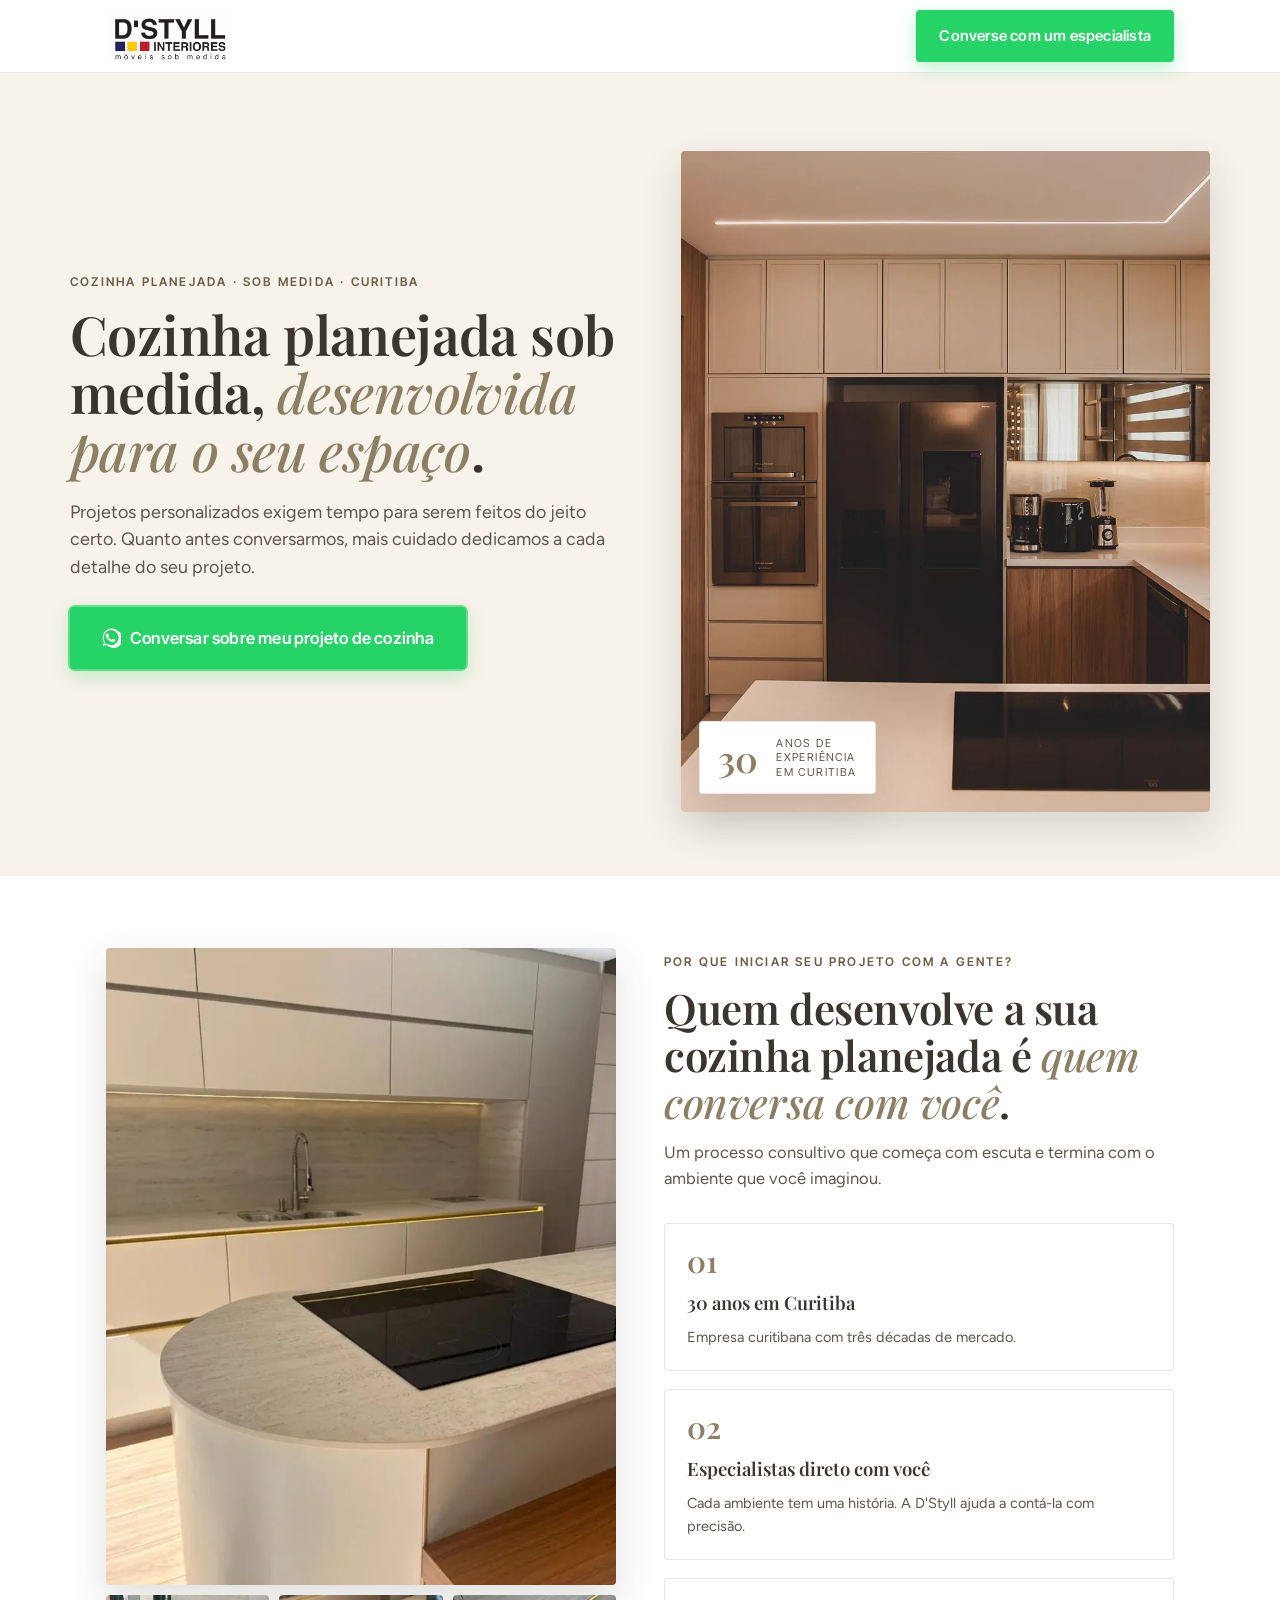
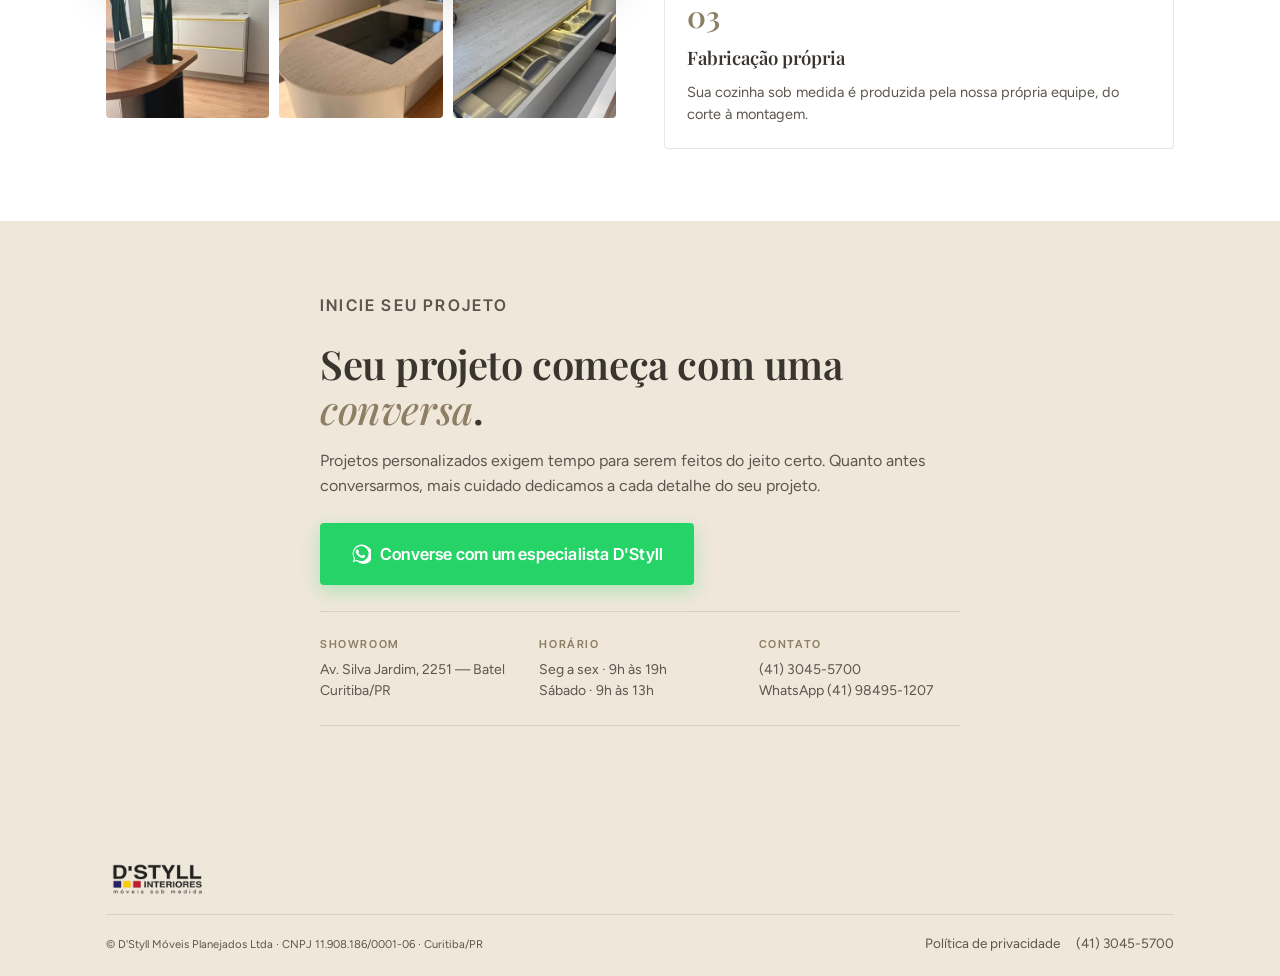
<file: cozinha-planejada-google/index.html>
<!DOCTYPE html>
<html lang="pt-BR">
<head>
<meta charset="UTF-8">
<meta name="viewport" content="width=device-width, initial-scale=1, viewport-fit=cover">
<meta name="theme-color" content="#FFFFFF">

<!-- Google Ads D'Styll — gtag carregado após load para não bloquear LCP -->
<script>
  window.dataLayer = window.dataLayer || [];
  function gtag(){dataLayer.push(arguments);}
  gtag('js', new Date());
  gtag('config', 'AW-17156284701');
  window.addEventListener('load', function() {
    var s = document.createElement('script');
    s.src = 'https://www.googletagmanager.com/gtag/js?id=AW-17156284701';
    s.async = true;
    document.head.appendChild(s);
  });
</script>

<title>Cozinha Planejada Sob Medida | Móveis de Alto Padrão — D'Styll</title>
<meta name="description" content="Cozinha sob medida, planejada para o seu espaço e em conformidade com o que você imaginou. Atendimento personalizado. Converse com um especialista Dstyll.">
<meta name="robots" content="index,follow,max-image-preview:large">
<link rel="canonical" href="https://destyll.com.br/cozinha-planejada/">

<meta property="og:type" content="website">
<meta property="og:title" content="Cozinha Planejada Sob Medida · Móveis de Alto Padrão | D'Styll">
<meta property="og:description" content="Cozinha planejada desenvolvida para o seu espaço, em conformidade com o que você imaginou.">
<meta property="og:image" content="https://destyll.com.br/cozinha-planejada/imagens/cozinha-showroom.jpg">
<meta property="og:locale" content="pt_BR">

<link rel="icon" type="image/png" href="imagens/logo.png">
<link rel="apple-touch-icon" href="imagens/logo.png">

<link rel="preconnect" href="https://fonts.googleapis.com">
<link rel="preconnect" href="https://fonts.gstatic.com" crossorigin>
<link rel="preload" as="image" href="imagens/cozinha-showroom.webp" fetchpriority="high">
<link rel="preload" as="style" href="https://fonts.googleapis.com/css2?family=Playfair+Display:ital,wght@0,500;0,600;0,700;1,500;1,600&family=Inter+Tight:wght@400;500;600;700&family=Figtree:wght@400;500;600;700&display=optional">
<link href="https://fonts.googleapis.com/css2?family=Playfair+Display:ital,wght@0,500;0,600;0,700;1,500;1,600&family=Inter+Tight:wght@400;500;600;700&family=Figtree:wght@400;500;600;700&display=optional" rel="stylesheet" media="print" onload="this.media='all'">
<noscript><link href="https://fonts.googleapis.com/css2?family=Playfair+Display:ital,wght@0,500;0,600;0,700;1,500;1,600&family=Inter+Tight:wght@400;500;600;700&family=Figtree:wght@400;500;600;700&display=optional" rel="stylesheet"></noscript>
<style>
:root{--fendi:#A99A7C;--fendi-2:#8C7F63;--cinza:#6E6A64;--bege:#EFE7DA;--bege-2:#F7F2EA;--ink:#3A352F;--ink-soft:#5C564D;--paper:#FFFFFF;--line:rgba(58,53,47,.12);--wpp:#25D366;--wpp-2:#1FB955;--shadow:0 6px 22px rgba(58,53,47,.10);--shadow-lg:0 16px 40px rgba(58,53,47,.16);--r:4px;--container:1140px;--f-display:"Playfair Display",Georgia,serif;--f-ui:"Inter Tight",system-ui,-apple-system,"Segoe UI",Roboto,Arial,sans-serif;--f-body:"Figtree",system-ui,-apple-system,"Segoe UI",Roboto,Arial,sans-serif}
*{box-sizing:border-box}html{scroll-behavior:smooth;-webkit-text-size-adjust:100%}body{margin:0;font-family:var(--f-body);font-size:16px;line-height:1.6;color:var(--ink);background:var(--paper);-webkit-font-smoothing:antialiased}img{max-width:100%;height:auto;display:block}a{color:inherit;text-decoration:none}ul{list-style:none;padding:0;margin:0}
.wrap{max-width:var(--container);margin:0 auto;padding:0 20px}@media(min-width:720px){.wrap{padding:0 36px}}
.skip{position:absolute;left:-9999px;top:0;background:var(--ink);color:#fff;padding:12px 16px;z-index:100}.skip:focus{left:8px;top:8px}
.nav{position:sticky;top:0;z-index:50;background:rgba(255,255,255,.97);backdrop-filter:saturate(160%) blur(8px);border-bottom:1px solid var(--line)}.nav-row{display:flex;align-items:center;justify-content:space-between;gap:12px;min-height:72px;flex-wrap:nowrap}.brand-logo{width:auto;height:44px;object-fit:contain;flex-shrink:0}@media(min-width:720px){.brand-logo{height:54px}}.nav-cta-short{display:inline}.nav-cta-full{display:none}@media(min-width:480px){.nav-cta-short{display:none}.nav-cta-full{display:inline}}
.btn{display:inline-flex;align-items:center;justify-content:center;gap:9px;padding:13px 22px;min-height:48px;font-family:var(--f-ui);font-size:15px;font-weight:600;border-radius:var(--r);border:1.5px solid transparent;cursor:pointer;transition:all .18s ease;letter-spacing:.2px;white-space:nowrap}.btn svg{flex-shrink:0;width:18px;height:18px;display:block}.btn-lg svg{width:20px;height:20px}.btn-wpp{background:var(--wpp);color:#fff;box-shadow:0 6px 18px rgba(37,211,102,.3)}.btn-wpp:hover{background:var(--wpp-2);transform:translateY(-1px);box-shadow:0 10px 24px rgba(37,211,102,.4)}.btn-ghost{background:transparent;color:var(--ink);border-color:var(--line)}.btn-ghost:hover{background:var(--bege)}.btn-lg{padding:17px 30px;font-size:16.5px;min-height:54px}.btn-block{display:flex;width:100%}
.cta-pulse{position:relative}.cta-pulse::after{content:"";position:absolute;inset:-3px;border-radius:calc(var(--r) + 3px);border:2px solid rgba(37,211,102,.65);animation:ctaPulse 2.2s ease-out infinite;pointer-events:none;will-change:transform,opacity}@keyframes ctaPulse{0%{opacity:.7;transform:scale(1)}70%{opacity:0;transform:scale(1.18)}100%{opacity:0;transform:scale(1.18)}}
.kicker{font-family:var(--f-ui);font-size:12px;font-weight:600;text-transform:uppercase;letter-spacing:2.2px;margin:0 0 14px;color:#6B5E47;display:inline-flex;align-items:center;gap:10px}.kicker::before{content:"";width:26px;height:2px;background:var(--fendi);display:inline-block}.kicker--plain::before{display:none}.kicker--lg{font-size:16px}
.hero{background:var(--bege-2);padding:28px 0 0;overflow:hidden}.hero-grid{display:grid;gap:32px;grid-template-columns:1fr;align-items:center;padding:30px 0 48px}@media(min-width:960px){.hero-grid{grid-template-columns:1.05fr 1fr;gap:56px;padding:50px 0 64px}}.hero-text{max-width:600px}.hero h1{font-family:var(--f-display);font-weight:600;font-size:clamp(32px,5.6vw,54px);line-height:1.08;margin:0 0 18px;letter-spacing:-.6px;color:var(--ink)}.hero h1 em{font-style:italic;color:var(--fendi-2);font-weight:500}.hero .lead{font-size:clamp(16px,1.4vw,18px);line-height:1.55;max-width:54ch;color:var(--ink-soft);margin:0 0 26px}.hero-cta{display:flex;flex-wrap:wrap;gap:14px;align-items:center;margin-bottom:26px}.hero-trust{display:flex;gap:12px;align-items:center;padding-top:18px;border-top:1px solid var(--line)}.hero-trust .stars{color:var(--fendi-2);letter-spacing:2px;font-size:17px}.hero-trust p{margin:0;font-size:13.5px;color:var(--ink-soft);line-height:1.4}
.hero-visual{position:relative}.hero-img{margin:0;overflow:hidden;border-radius:var(--r);aspect-ratio:4/5;box-shadow:var(--shadow-lg)}.hero-img img{width:100%;height:100%;object-fit:cover}.hero-img.ken img{animation:ken 18s ease-in-out infinite alternate;transform-origin:center 40%}@keyframes ken{0%{transform:scale(1.0)}100%{transform:scale(1.08)}}.hero-badge{position:absolute;left:18px;bottom:18px;background:var(--paper);color:var(--ink);padding:14px 18px;border-radius:var(--r);display:flex;align-items:center;gap:12px;box-shadow:var(--shadow-lg);border:1px solid var(--line);animation:floatBadge 4.6s ease-in-out infinite}@keyframes floatBadge{0%,100%{transform:translateY(0)}50%{transform:translateY(-6px)}}.hero-badge .num{font-family:var(--f-display);font-size:36px;font-weight:600;line-height:1;color:var(--fendi-2);display:inline-block;min-width:2ch;font-variant-numeric:tabular-nums}.hero-badge .lbl{font-family:var(--f-ui);font-size:11px;text-transform:uppercase;letter-spacing:1.4px;line-height:1.3;color:var(--ink-soft)}
.scroll-progress{position:fixed;top:0;left:0;right:0;height:3px;background:linear-gradient(90deg,var(--fendi),var(--fendi-2));transform-origin:left center;transform:scaleX(0);z-index:99;pointer-events:none;transition:transform .08s linear}
#lightbox{border:0;padding:0;background:rgba(58,53,47,.96);max-width:96vw;max-height:96vh;width:auto;height:auto;border-radius:var(--r);color:#fff}#lightbox::backdrop{background:rgba(58,53,47,.86)}#lightbox img{max-width:96vw;max-height:90vh;object-fit:contain}.lb-close{position:absolute;top:10px;right:14px;background:transparent;border:0;color:#fff;font-size:34px;line-height:1;cursor:pointer}
.section{padding:72px 0}.section-bege{background:var(--bege)}.section-head{max-width:680px;margin:0 auto 44px;text-align:center}.section-head h2{font-family:var(--f-display);font-weight:600;font-size:clamp(28px,4.2vw,42px);line-height:1.12;letter-spacing:-.4px;margin:0 0 14px;color:var(--ink)}.section-head h2 em{font-style:italic;color:var(--fendi-2);font-weight:500}.section-sub{color:var(--ink-soft);font-size:16.5px;max-width:58ch;margin:0 auto;line-height:1.55}
.dif-split{display:grid;gap:32px;grid-template-columns:1fr;align-items:start}@media(min-width:900px){.dif-split{grid-template-columns:1fr 1fr;gap:48px}}.dif-gallery-main{margin:0;overflow:hidden;border-radius:var(--r);aspect-ratio:4/5;box-shadow:var(--shadow-lg);cursor:zoom-in}.dif-gallery-main img{width:100%;height:100%;object-fit:cover}.dif-gallery-row{display:grid;gap:10px;grid-template-columns:repeat(3,1fr);margin-top:10px}.dif-gallery-row figure{margin:0;overflow:hidden;border-radius:var(--r);aspect-ratio:4/3;cursor:zoom-in}.dif-gallery-row img{width:100%;height:100%;object-fit:cover}.g-item img{transition:transform .5s ease}.g-item:hover img{transform:scale(1.05)}
.dif-head{text-align:left;max-width:none;margin:0 0 32px}.dif-list{display:flex;flex-direction:column;gap:18px;list-style:none;padding:0;margin:0}.dif{background:var(--paper);border:1px solid var(--line);border-radius:var(--r);padding:22px 22px;text-align:left;position:relative;transition:transform .25s ease,box-shadow .25s ease,border-color .25s ease}.dif:hover{box-shadow:var(--shadow);border-color:var(--fendi)}.dif::after{content:"";position:absolute;left:0;right:0;bottom:0;height:3px;background:var(--fendi);transform:scaleX(0);transform-origin:left;transition:transform .4s cubic-bezier(.2,.7,.3,1)}.dif:hover::after{transform:scaleX(1)}@media(hover:hover) and (pointer:fine){.dif{transform-style:preserve-3d}}.dif .dif-num{font-family:var(--f-display);font-size:30px;color:var(--fendi-2);font-weight:600;line-height:1;display:block;margin-bottom:12px}.dif h3{font-family:var(--f-display);font-weight:600;font-size:18.5px;margin:0 0 8px;color:var(--ink)}.dif p{margin:0;font-size:14.5px;color:var(--ink-soft);line-height:1.55}
.contact-grid{display:grid;gap:40px;grid-template-columns:1fr}@media(min-width:960px){.contact-grid{grid-template-columns:1.1fr 1fr;gap:56px}}.contact-text--solo{max-width:640px;margin:0 auto}@media(min-width:960px){.contact-grid:has(.contact-text--solo){grid-template-columns:1fr}}.contact-text h2{font-family:var(--f-display);font-weight:600;font-size:clamp(28px,4vw,40px);line-height:1.12;letter-spacing:-.4px;margin:0 0 16px;color:var(--ink)}.contact-text h2 em{font-style:italic;color:var(--fendi-2);font-weight:500}.contact-text>p{color:var(--ink-soft);font-size:16px;line-height:1.6;margin:0 0 24px}.contact-info{display:grid;gap:18px;grid-template-columns:1fr;margin-bottom:20px;padding:24px 0;border-top:1px solid var(--line);border-bottom:1px solid var(--line)}@media(min-width:600px){.contact-info{grid-template-columns:repeat(3,1fr)}}.trust-row{display:flex;flex-wrap:wrap;gap:10px 22px;margin:22px 0 0;padding-top:18px;border-top:1px solid var(--line)}.trust-row li{font-size:13.5px;color:var(--ink-soft);display:flex;align-items:center;gap:6px}.trust-row strong{color:var(--fendi-2);font-family:var(--f-ui);font-weight:700}.contact-info>div{font-size:14px;color:var(--ink-soft);line-height:1.5}.contact-info strong{display:block;font-family:var(--f-ui);font-size:11px;font-weight:600;color:var(--fendi-2);text-transform:uppercase;letter-spacing:1.6px;margin-bottom:6px}
.site-footer{background:var(--bege);color:var(--ink-soft);padding:40px 0 22px;font-size:13.5px}.footer-row{display:flex;flex-wrap:wrap;justify-content:space-between;gap:16px;align-items:center;border-top:1px solid var(--line);padding-top:18px;margin-top:8px}.footer-brand{display:flex;align-items:center;gap:14px;margin-bottom:18px}.footer-brand img{height:38px}.footer-links{display:flex;gap:16px;flex-wrap:wrap}.footer-links a:hover{color:var(--fendi-2)}
.reveal{opacity:0;transform:translateY(22px);transition:opacity .6s ease,transform .6s ease}.reveal.is-in{opacity:1;transform:translateY(0)}.reveal.delay-1{transition-delay:.08s}.reveal.delay-2{transition-delay:.16s}.reveal.delay-3{transition-delay:.24s}
:focus-visible{outline:2px solid var(--fendi-2);outline-offset:2px}@media(prefers-reduced-motion:reduce){*,*::before,*::after{animation:none!important;transition:none!important}html{scroll-behavior:auto}.reveal{opacity:1;transform:none}}
</style>

<script type="application/ld+json">
{
  "@context": "https://schema.org",
  "@type": "HomeAndConstructionBusiness",
  "name": "D'Styll Móveis Planejados",
  "image": "https://destyll.com.br/cozinha-planejada/imagens/cozinha-showroom.jpg",
  "telephone": "+554130455700",
  "priceRange": "$$",
  "address": {
    "@type": "PostalAddress",
    "streetAddress": "Av. Silva Jardim, 2251 — Batel",
    "addressLocality": "Curitiba",
    "addressRegion": "PR",
    "addressCountry": "BR"
  },
  "openingHoursSpecification": [
    { "@type": "OpeningHoursSpecification", "dayOfWeek": ["Monday","Tuesday","Wednesday","Thursday","Friday"], "opens": "09:00", "closes": "19:00" },
    { "@type": "OpeningHoursSpecification", "dayOfWeek": "Saturday", "opens": "09:00", "closes": "13:00" }
  ],
  "areaServed": "Curitiba",
  "makesOffer": { "@type": "Offer", "itemOffered": { "@type": "Service", "name": "Cozinha planejada sob medida" } }
}
</script>
</head>

<body>

<a class="skip" href="#main">Pular para o conteúdo</a>
<div class="scroll-progress" aria-hidden="true"></div>

<header class="nav" id="top">
  <div class="wrap nav-row">
    <a class="brand" href="#top" aria-label="D'Styll Interiores">
      <picture><source srcset="imagens/logo-sm.webp 240w, imagens/logo.webp 761w" sizes="(min-width:720px) 126px, 102px" type="image/webp"><img class="brand-logo" src="imagens/logo.png" alt="D'Styll Interiores — móveis sob medida" width="102" height="44"></picture>
    </a>
    <a class="btn btn-wpp" href="https://wa.me/5541984951207?text=Ol%C3%A1%2C%20vim%20do%20site%20D%27Styll.%20Quero%20conversar%20sobre%20o%20meu%20projeto%20de%20cozinha%20planejada." rel="nofollow noopener" target="_blank">
      <span class="nav-cta-short">Converse</span>
      <span class="nav-cta-full">Converse com um especialista</span>
    </a>
  </div>
</header>

<main id="main">

  <!-- DOBRA 1 — HERO -->
  <section class="hero">
    <div class="wrap hero-grid">
      <div class="hero-text">
        <p class="kicker kicker--plain">Cozinha planejada · sob medida · Curitiba</p>
        <h1>Cozinha planejada sob medida, <em>desenvolvida para o seu espaço</em>.</h1>
        <p class="lead">Projetos personalizados exigem tempo para serem feitos do jeito certo. Quanto antes conversarmos, mais cuidado dedicamos a cada detalhe do seu projeto.</p>
        <div class="hero-cta">
          <a class="btn btn-wpp btn-lg cta-pulse" href="https://wa.me/5541984951207?text=Ol%C3%A1%2C%20vim%20do%20site%20D%27Styll.%20Quero%20conversar%20sobre%20o%20meu%20projeto%20de%20cozinha%20planejada." rel="nofollow noopener" target="_blank">
            <svg width="20" height="20" viewBox="0 0 24 24" aria-hidden="true"><path fill="currentColor" d="M20.5 3.5A11 11 0 0 0 3.6 17.3L2 22l4.8-1.6A11 11 0 1 0 20.5 3.5Zm-8.6 17a9 9 0 0 1-4.6-1.3l-.3-.2-2.9.9.9-2.8-.2-.3a9 9 0 1 1 7.1 3.7Zm5-6.7c-.3-.1-1.7-.8-1.9-.9-.3-.1-.5-.1-.7.1-.2.3-.8.9-1 1.1-.2.2-.4.2-.6.1a7.4 7.4 0 0 1-3.7-3.2c-.3-.4.3-.4.7-1.3 0-.2 0-.4-.1-.5l-.9-2.2c-.2-.5-.5-.4-.7-.4h-.6c-.2 0-.5.1-.8.4a3 3 0 0 0-1 2.3 5.2 5.2 0 0 0 1.1 2.7 12 12 0 0 0 4.7 4.1c.7.3 1.2.5 1.6.6.7.2 1.3.2 1.8.1.6-.1 1.7-.7 2-1.4.2-.7.2-1.3.2-1.4-.1-.1-.3-.2-.6-.3Z"/></svg>
            Conversar sobre meu projeto de cozinha
          </a>
        </div>
      </div>

      <div class="hero-visual">
        <figure class="hero-img ken">
          <picture>
            <source srcset="imagens/cozinha-showroom.webp" type="image/webp">
            <img src="imagens/cozinha-showroom.jpg" alt="Cozinha planejada D'Styll com ilha central, montada no showroom de Curitiba" width="800" height="1000" fetchpriority="high">
          </picture>
        </figure>
        <div class="hero-badge">
          <span class="num stat-num" data-count="30">0</span>
          <span class="lbl">anos de<br>experiência<br>em Curitiba</span>
        </div>
      </div>
    </div>
  </section>

  <!-- DOBRA 2 — DIFERENCIAIS + DETALHES -->
  <section class="section" id="diferenciais">
    <div class="wrap">
      <div class="dif-split">
        <div class="dif-gallery">
          <figure class="g-item dif-gallery-main" data-src="imagens/ilha-cooktop.jpg" tabindex="0" role="button" aria-label="Ampliar foto da cozinha"><picture><source srcset="imagens/ilha-cooktop-sm.webp 700w, imagens/ilha-cooktop.webp 960w" sizes="(min-width:900px) calc(50vw - 60px), calc(100vw - 40px)" type="image/webp"><img src="imagens/ilha-cooktop.jpg" alt="Ilha de cozinha planejada D'Styll com cooktop integrado" loading="lazy" width="700" height="900"></picture></figure>
          <div class="dif-gallery-row">
            <figure class="g-item" data-src="imagens/detalhe-01.jpg" tabindex="0" role="button" aria-label="Ampliar bancada de apoio em madeira"><picture><source srcset="imagens/detalhe-01-sm.webp 400w, imagens/detalhe-01.webp 960w" sizes="(min-width:900px) 185px, 33vw" type="image/webp"><img src="imagens/detalhe-01.jpg" alt="Bancada de apoio em madeira com nicho para planta, cozinha planejada D'Styll" loading="lazy" width="600" height="450"></picture></figure>
            <figure class="g-item" data-src="imagens/detalhe-02.jpg" tabindex="0" role="button" aria-label="Ampliar cooktop na ilha"><picture><source srcset="imagens/detalhe-02-sm.webp 400w, imagens/detalhe-02.webp 960w" sizes="(min-width:900px) 185px, 33vw" type="image/webp"><img src="imagens/detalhe-02.jpg" alt="Cooktop integrado na ilha de bancada em porcelanato, cozinha planejada D'Styll" loading="lazy" width="600" height="450"></picture></figure>
            <figure class="g-item" data-src="imagens/detalhe-03.jpg" tabindex="0" role="button" aria-label="Ampliar gaveta organizadora"><picture><source srcset="imagens/detalhe-03-sm.webp 400w, imagens/detalhe-03.webp 960w" sizes="(min-width:900px) 185px, 33vw" type="image/webp"><img src="imagens/detalhe-03.jpg" alt="Detalhe de gaveta organizadora com iluminação interna, cozinha planejada D'Styll" loading="lazy" width="600" height="450"></picture></figure>
          </div>
        </div>

        <div class="dif-content">
          <header class="section-head dif-head">
            <p class="kicker kicker--plain">Por que iniciar seu projeto com a gente?</p>
            <h2>Quem desenvolve a sua cozinha planejada é <em>quem conversa com você</em>.</h2>
            <p class="section-sub">Um processo consultivo que começa com escuta e termina com o ambiente que você imaginou.</p>
          </header>

          <ol class="dif-list">
            <li class="dif">
              <span class="dif-num">01</span>
              <h3>30 anos em Curitiba</h3>
              <p>Empresa curitibana com três décadas de mercado.</p>
            </li>
            <li class="dif">
              <span class="dif-num">02</span>
              <h3>Especialistas direto com você</h3>
              <p>Cada ambiente tem uma história. A D'Styll ajuda a contá-la com precisão.</p>
            </li>
            <li class="dif">
              <span class="dif-num">03</span>
              <h3>Fabricação própria</h3>
              <p>Sua cozinha sob medida é produzida pela nossa própria equipe, do corte à montagem.</p>
            </li>
          </ol>
        </div>
      </div>
    </div>
  </section>

  <!-- DOBRA 3 — CONTATO -->
  <section class="section section-bege" id="contato">
    <div class="wrap contact-grid">

      <div class="contact-text contact-text--solo">
        <p class="kicker kicker--plain kicker--lg">Inicie seu projeto</p>
        <h2>Seu projeto começa com uma <em>conversa</em>.</h2>
        <p>Projetos personalizados exigem tempo para serem feitos do jeito certo. Quanto antes conversarmos, mais cuidado dedicamos a cada detalhe do seu projeto.</p>

        <div class="hero-cta" style="margin-top:8px;">
          <a class="btn btn-wpp btn-lg" href="https://wa.me/5541984951207?text=Ol%C3%A1%2C%20vim%20do%20site%20D%27Styll.%20Quero%20conversar%20sobre%20o%20meu%20projeto%20de%20cozinha%20planejada." rel="nofollow noopener" target="_blank">
            <svg width="20" height="20" viewBox="0 0 24 24" aria-hidden="true"><path fill="currentColor" d="M20.5 3.5A11 11 0 0 0 3.6 17.3L2 22l4.8-1.6A11 11 0 1 0 20.5 3.5Zm-8.6 17a9 9 0 0 1-4.6-1.3l-.3-.2-2.9.9.9-2.8-.2-.3a9 9 0 1 1 7.1 3.7Zm5-6.7c-.3-.1-1.7-.8-1.9-.9-.3-.1-.5-.1-.7.1-.2.3-.8.9-1 1.1-.2.2-.4.2-.6.1a7.4 7.4 0 0 1-3.7-3.2c-.3-.4.3-.4.7-1.3 0-.2 0-.4-.1-.5l-.9-2.2c-.2-.5-.5-.4-.7-.4h-.6c-.2 0-.5.1-.8.4a3 3 0 0 0-1 2.3 5.2 5.2 0 0 0 1.1 2.7 12 12 0 0 0 4.7 4.1c.7.3 1.2.5 1.6.6.7.2 1.3.2 1.8.1.6-.1 1.7-.7 2-1.4.2-.7.2-1.3.2-1.4-.1-.1-.3-.2-.6-.3Z"/></svg>
            Converse com um especialista D'Styll
          </a>
        </div>

        <div class="contact-info">
          <div>
            <strong>Showroom</strong>
            Av. Silva Jardim, 2251 — Batel<br>Curitiba/PR
          </div>
          <div>
            <strong>Horário</strong>
            Seg a sex · 9h às 19h<br>Sábado · 9h às 13h
          </div>
          <div>
            <strong>Contato</strong>
            <a href="tel:+554130455700">(41) 3045-5700</a><br>
            <a href="https://wa.me/5541984951207" rel="nofollow noopener" target="_blank">WhatsApp (41) 98495-1207</a>
          </div>
        </div>

      </div>

    </div>
  </section>

</main>

<footer class="site-footer">
  <div class="wrap">
    <div class="footer-brand">
      <picture><source srcset="imagens/logo-sm.webp 240w, imagens/logo.webp 761w" sizes="100px" type="image/webp"><img src="imagens/logo.png" alt="D'Styll Interiores" width="100" height="43"></picture>
    </div>
    <div class="footer-row">
      <small>© D'Styll Móveis Planejados Ltda · CNPJ 11.908.186/0001-06 · Curitiba/PR</small>
      <div class="footer-links">
        <a href="politica-privacidade.html">Política de privacidade</a>
        <a href="tel:+554130455700">(41) 3045-5700</a>
      </div>
    </div>
  </div>
</footer>

<!-- Lightbox -->
<dialog id="lightbox" aria-label="Foto ampliada">
  <button class="lb-close" aria-label="Fechar">×</button>
  <img id="lb-img" alt="">
</dialog>


<!-- Conversão Google Ads — clique no WhatsApp -->
<script>
  document.addEventListener('DOMContentLoaded', function () {
    document.querySelectorAll('a[href*="wa.me"], a[href*="api.whatsapp.com"]').forEach(function (a) {
      a.addEventListener('click', function () {
        if (typeof gtag === 'function') {
          gtag('event', 'conversion', { 'send_to': 'AW-17156284701/26KrCPHPoI0cEJ3C4PQ_' });
        }
      });
    });
  });
</script>

<script src="script.js" defer></script>
</body>
</html>
</file>
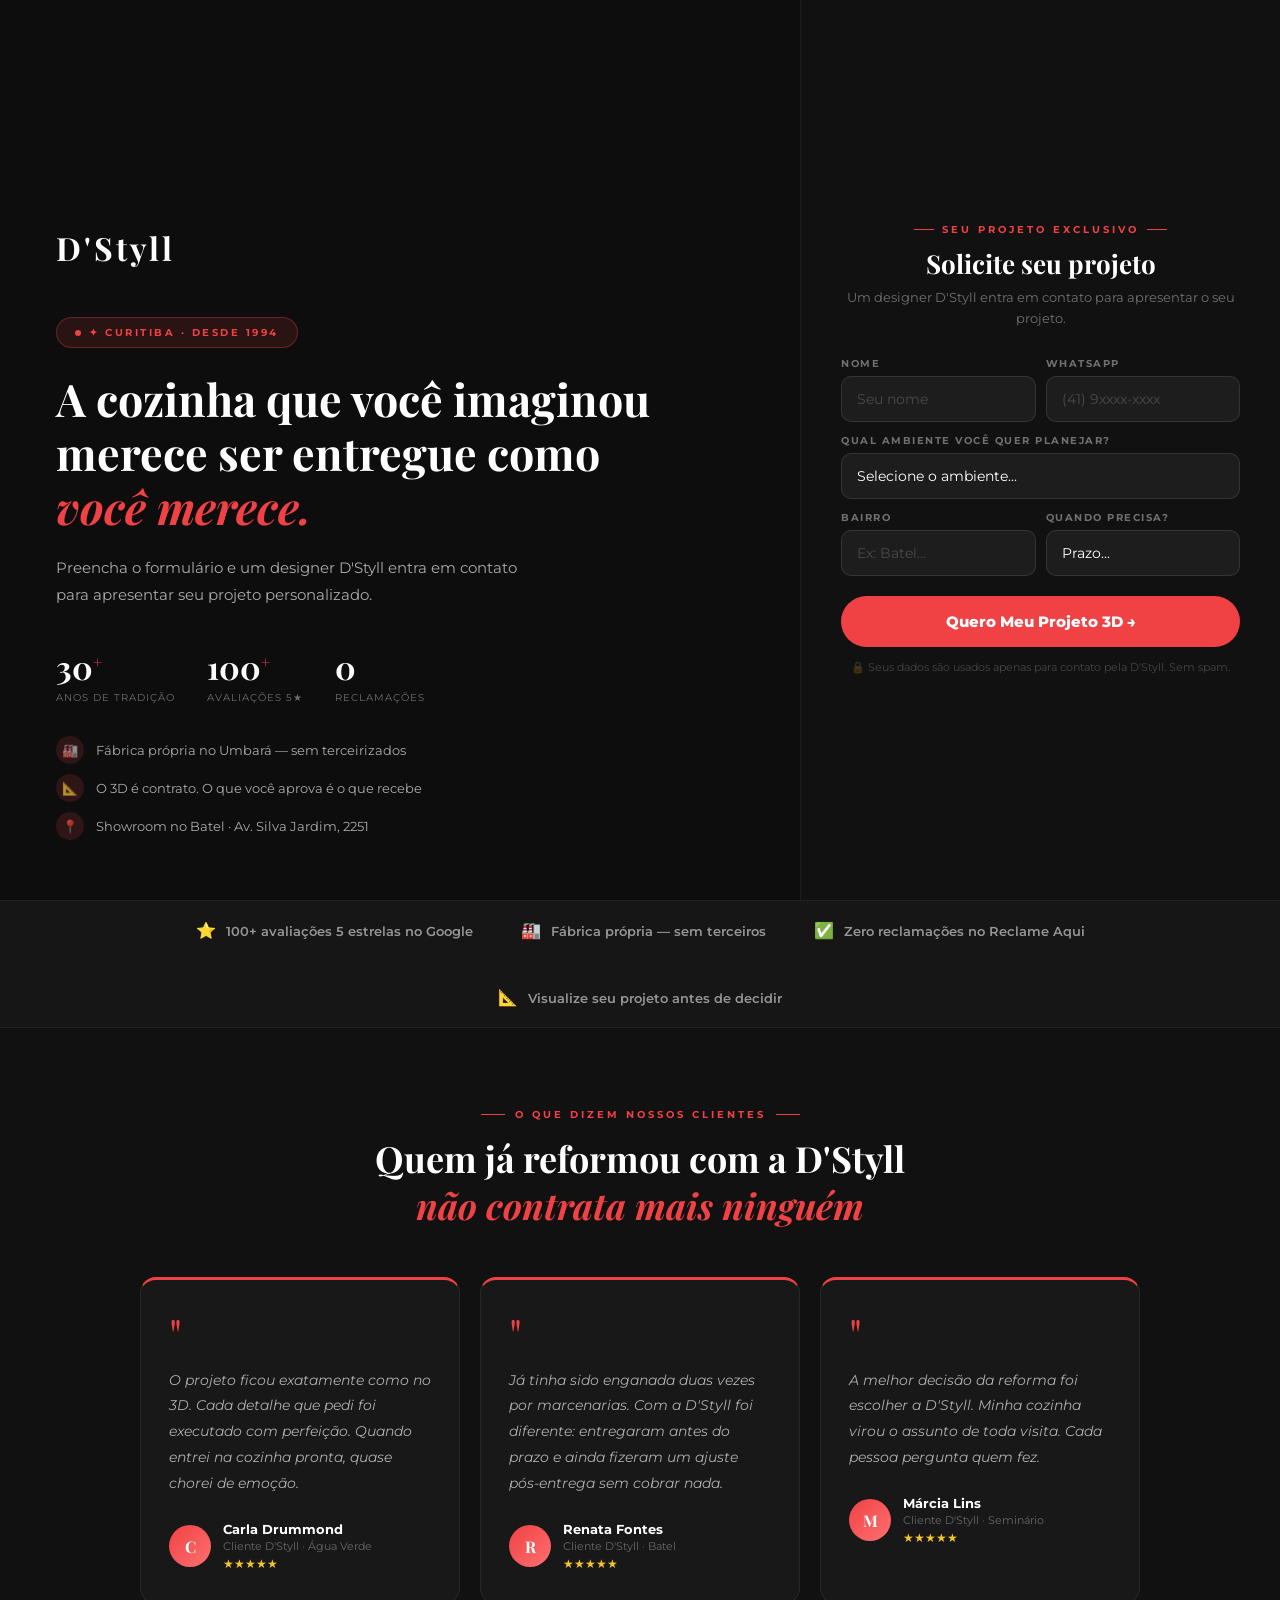
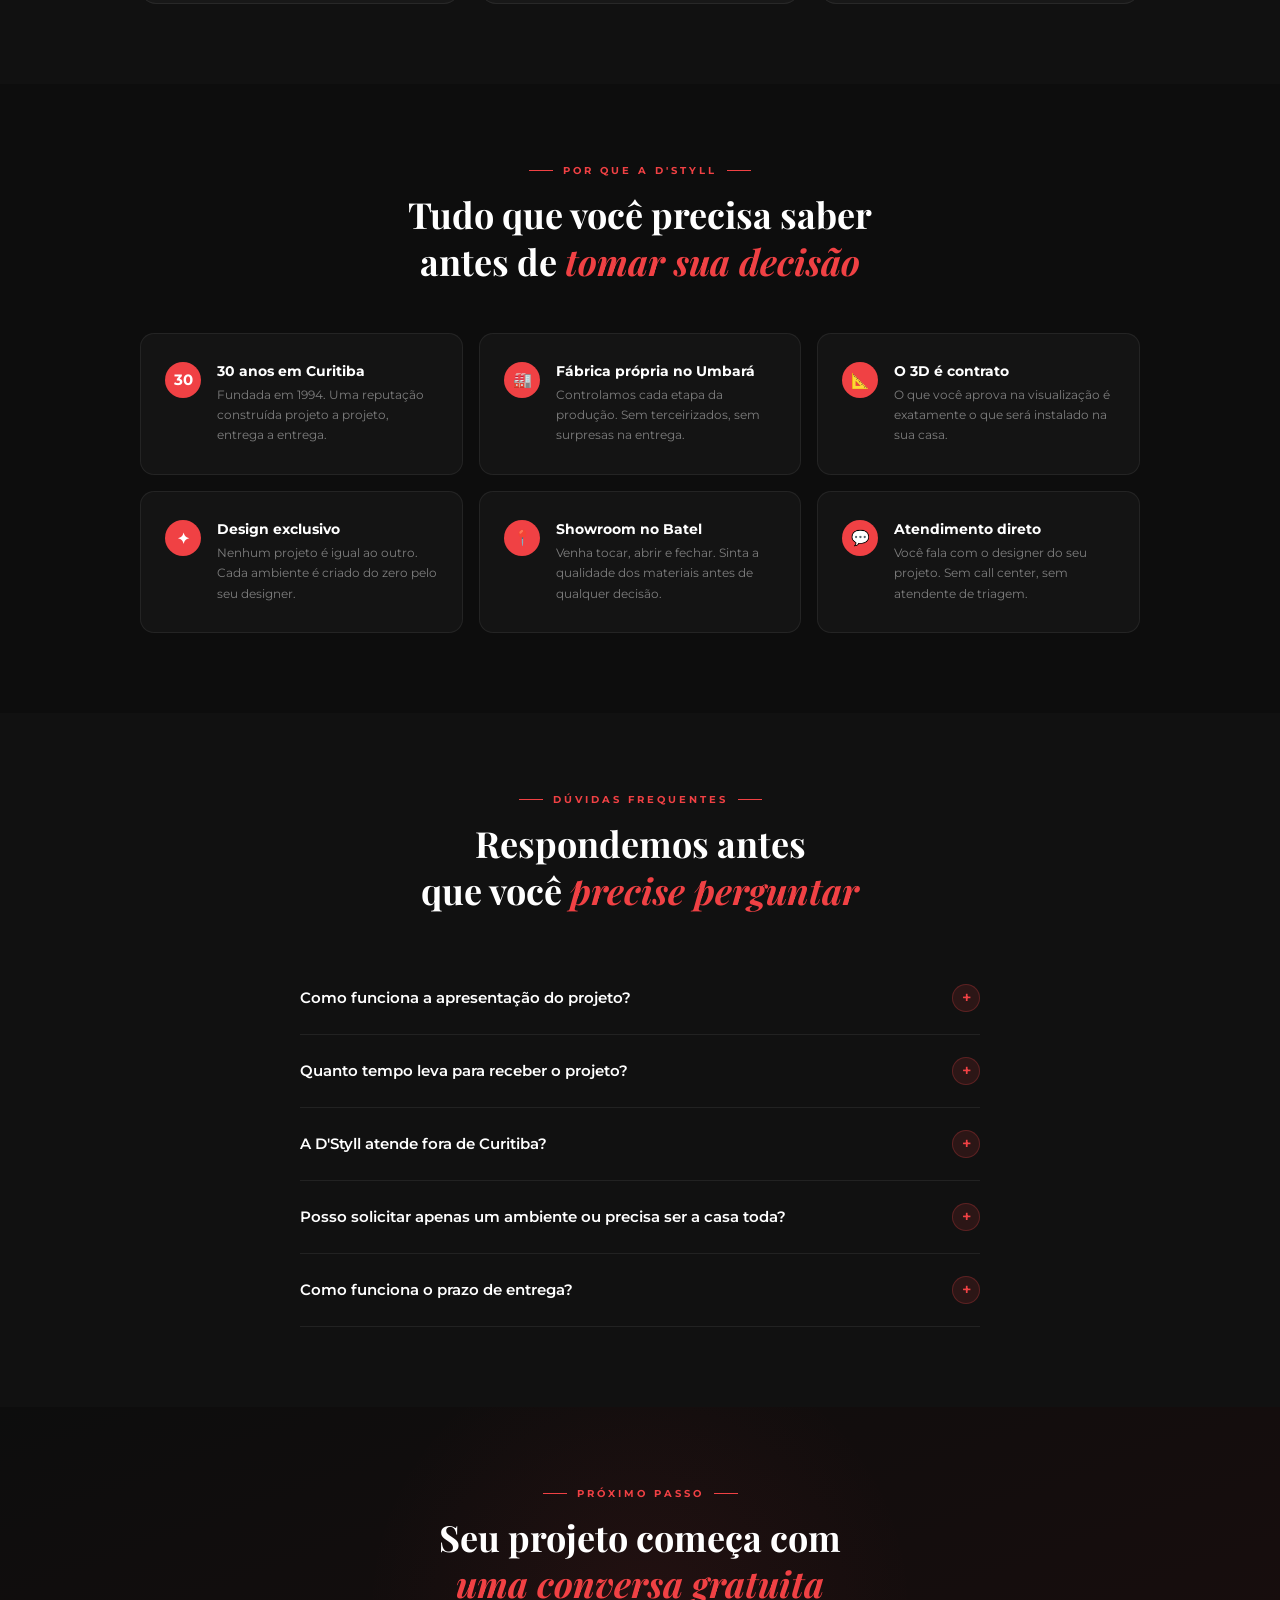
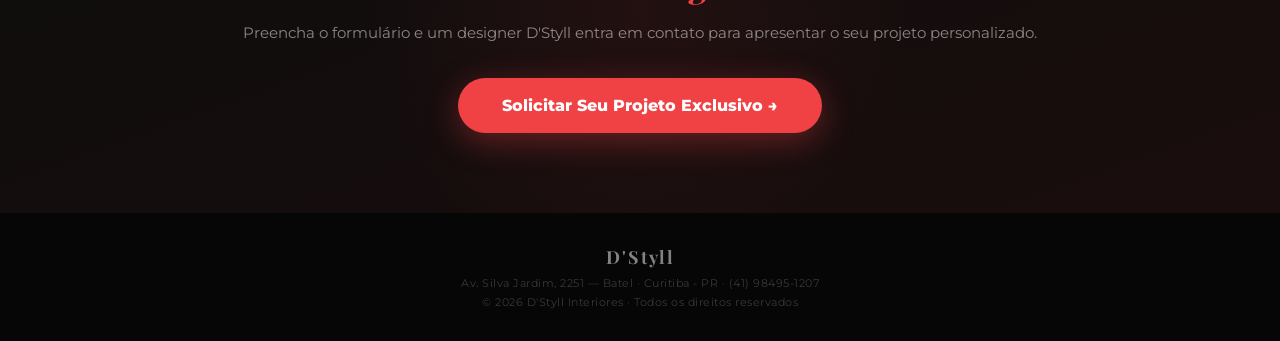
<file: formulario/index.html>
<!DOCTYPE html>
<html lang="pt-BR">
<head>
  <meta charset="UTF-8">
  <meta name="viewport" content="width=device-width, initial-scale=1.0">
  <title>D'Styll — Solicite seu Projeto Exclusivo</title>
  <meta name="description" content="Preencha o formulário e receba seu projeto exclusivo. D'Styll Interiores — 30 anos em Curitiba.">
  <link href="https://fonts.googleapis.com/css2?family=Montserrat:wght@300;400;500;600;700;800;900&family=Playfair+Display:ital,wght@0,400;0,600;0,700;1,400;1,600&display=swap" rel="stylesheet">
  <style>
    *, *::before, *::after { box-sizing: border-box; margin: 0; padding: 0; }
    :root {
      --dark: #1a1a1a;
      --red: #f04144;
      --red-dark: #c72d30;
      --gold: #C4A35A;
      --gold-light: #E8C97A;
      --white: #ffffff;
      --green-wp: #25D366;
      --green-wp-dark: #1DA851;
      --gray: #888;
      --cream: #F8F4EE;
    }
    html { scroll-behavior: smooth; }
    body {
      font-family: 'Montserrat', sans-serif;
      background: #0d0d0d;
      color: var(--white);
    }

    /* ─── HERO SPLIT ─── */
    .hero-split {
      display: grid;
      grid-template-columns: 1fr 480px;
      min-height: 100vh;
    }
    @media (max-width: 960px) {
      .hero-split { grid-template-columns: 1fr; }
      .side-left { min-height: 420px; }
      .side-right { padding: 48px 24px; }
    }

    .side-left {
      position: relative;
      overflow: hidden;
      display: flex;
      flex-direction: column;
      justify-content: flex-end;
      padding: 60px 56px;
    }
    .side-bg {
      position: absolute; inset: 0;
      background-image: url('https://images.unsplash.com/photo-1556909114-f6e7ad7d3136?w=1400&q=80');
      background-size: cover; background-position: center;
    }
    .side-overlay {
      position: absolute; inset: 0;
      background: linear-gradient(160deg, rgba(13,13,13,0.45) 0%, rgba(13,13,13,0.88) 100%);
    }
    .side-content { position: relative; z-index: 2; }
    .side-logo {
      font-family: 'Playfair Display', serif;
      font-size: 32px; font-weight: 700;
      color: var(--white); letter-spacing: 3px;
      margin-bottom: 48px;
    }
    .side-badge {
      display: inline-flex; align-items: center; gap: 8px;
      background: rgba(240,65,68,0.12);
      border: 1px solid rgba(240,65,68,0.35);
      color: var(--red);
      font-size: 10px; font-weight: 700; letter-spacing: 2.5px;
      text-transform: uppercase; padding: 8px 18px; border-radius: 50px;
      margin-bottom: 24px;
    }
    .side-badge-dot { width: 6px; height: 6px; background: var(--red); border-radius: 50%; animation: blink 1.5s infinite; }
    @keyframes blink { 0%,100%{opacity:1} 50%{opacity:0.2} }
    .side-title {
      font-family: 'Playfair Display', serif;
      font-size: clamp(28px, 3.5vw, 46px); font-weight: 700;
      line-height: 1.2; color: var(--white); margin-bottom: 20px;
    }
    .side-title em { font-style: italic; color: var(--red); }
    .side-desc {
      font-size: 15px; line-height: 1.85;
      color: rgba(255,255,255,0.65); max-width: 480px; margin-bottom: 36px;
    }
    .side-stats { display: flex; gap: 32px; flex-wrap: wrap; margin-bottom: 32px; }
    .side-stat-num {
      font-family: 'Playfair Display', serif;
      font-size: 32px; font-weight: 700; color: var(--white);
    }
    .side-stat-num sup { font-size: 16px; color: var(--red); }
    .side-stat-label { font-size: 10px; color: rgba(255,255,255,0.4); letter-spacing: 1px; text-transform: uppercase; margin-top: 3px; }
    .side-trust { display: flex; flex-direction: column; gap: 10px; }
    .trust-item { display: flex; align-items: center; gap: 12px; font-size: 13px; color: rgba(255,255,255,0.65); }
    .trust-icon {
      width: 28px; height: 28px; background: rgba(240,65,68,0.15);
      border-radius: 50%; display: flex; align-items: center; justify-content: center;
      font-size: 13px; flex-shrink: 0;
    }

    /* ─── FORMULÁRIO ─── */
    .side-right {
      background: #111;
      display: flex; align-items: center; justify-content: center;
      padding: 60px 40px;
      border-left: 1px solid rgba(255,255,255,0.05);
    }
    .form-card { width: 100%; max-width: 400px; }
    .form-eyebrow {
      font-size: 10px; font-weight: 700; letter-spacing: 3px;
      text-transform: uppercase; color: var(--red); margin-bottom: 10px;
      display: flex; align-items: center; justify-content: center; gap: 8px;
    }
    .form-eyebrow::before, .form-eyebrow::after { content:''; display:inline-block; width:20px; height:1px; background:var(--red); }
    .form-title { font-family:'Playfair Display',serif; font-size:26px; font-weight:700; color:var(--white); margin-bottom:6px; text-align:center; }
    .form-subtitle { font-size:13px; color:rgba(255,255,255,0.4); line-height:1.6; text-align:center; margin-bottom:28px; }
    .form-group { margin-bottom: 12px; }
    .form-group label { display:block; font-size:10px; font-weight:700; letter-spacing:1.5px; text-transform:uppercase; color:rgba(255,255,255,0.4); margin-bottom:6px; }
    .form-group input, .form-group select {
      width:100%; background:rgba(255,255,255,0.05); border:1px solid rgba(255,255,255,0.1);
      border-radius:10px; padding:13px 15px; font-family:'Montserrat',sans-serif;
      font-size:14px; color:var(--white); outline:none;
      transition:border-color 0.3s, background 0.3s; -webkit-appearance:none;
    }
    .form-group select option { background:#111; color:var(--white); }
    .form-group input::placeholder { color:rgba(255,255,255,0.2); }
    .form-group input:focus, .form-group select:focus { border-color:var(--red); background:rgba(240,65,68,0.05); }
    .form-row { display:grid; grid-template-columns:1fr 1fr; gap:10px; }
    @media(max-width:500px){ .form-row { grid-template-columns:1fr; } }
    .btn-submit {
      width:100%; background:var(--red); color:var(--white); border:none;
      border-radius:50px; padding:16px; font-family:'Montserrat',sans-serif;
      font-size:15px; font-weight:800; cursor:pointer; margin-top:8px;
      transition:all 0.3s; position:relative; overflow:hidden;
    }
    .btn-submit::before { content:''; position:absolute; top:-50%; left:-60%; width:40%; height:200%; background:rgba(255,255,255,0.15); transform:skewX(-20deg); animation:shine 3s infinite; }
    .btn-submit:hover { background:var(--red-dark); transform:translateY(-2px); box-shadow:0 8px 28px rgba(240,65,68,0.45); }
    .form-privacy { font-size:11px; color:rgba(255,255,255,0.22); text-align:center; margin-top:12px; line-height:1.6; }
    .thank-you { display:none; text-align:center; padding:20px 0; animation:fadeUp 0.5s ease; }
    .thank-you-icon { font-size:56px; margin-bottom:16px; }
    .thank-you h3 { font-family:'Playfair Display',serif; font-size:24px; color:var(--white); margin-bottom:12px; }
    .thank-you p { font-size:14px; color:rgba(255,255,255,0.55); line-height:1.7; }

    /* ─── BARRA TRUST ─── */
    .trust-bar {
      background: #161616;
      border-top: 1px solid rgba(255,255,255,0.05);
      border-bottom: 1px solid rgba(255,255,255,0.05);
      padding: 20px 40px;
      display: flex;
      align-items: center;
      justify-content: center;
      gap: 48px;
      flex-wrap: wrap;
    }
    .trust-bar-item {
      display: flex; align-items: center; gap: 10px;
      font-size: 13px; font-weight: 600;
      color: rgba(255,255,255,0.55);
    }
    .trust-bar-item span { color: var(--red); font-size: 16px; }

    /* ─── DEPOIMENTOS ─── */
    .section-dep {
      background: #111;
      padding: 80px 40px;
    }
    .sec-eyebrow {
      font-size: 10px; font-weight: 700; letter-spacing: 3px;
      text-transform: uppercase; color: var(--red);
      display: flex; align-items: center; justify-content: center; gap: 10px;
      margin-bottom: 14px;
    }
    .sec-eyebrow::before, .sec-eyebrow::after { content:''; flex:0 0 24px; height:1px; background:var(--red); }
    .sec-title {
      font-family: 'Playfair Display', serif;
      font-size: clamp(24px, 3vw, 36px); font-weight: 700;
      color: var(--white); text-align: center; margin-bottom: 48px; line-height: 1.3;
    }
    .sec-title em { font-style: italic; color: var(--red); }
    .dep-grid {
      display: grid;
      grid-template-columns: repeat(auto-fit, minmax(280px, 1fr));
      gap: 20px;
      max-width: 1000px;
      margin: 0 auto;
    }
    .dep-card {
      background: rgba(255,255,255,0.03);
      border: 1px solid rgba(255,255,255,0.07);
      border-top: 3px solid var(--red);
      border-radius: 16px;
      padding: 32px 28px;
      opacity: 0; transform: translateY(20px);
      transition: all 0.35s;
    }
    .dep-card.visible { animation: fadeUp 0.6s ease forwards; }
    .dep-card:hover { background: rgba(255,255,255,0.05); transform: translateY(-4px); }
    .dep-quote { font-family:'Playfair Display',serif; font-size:44px; color:var(--red); line-height:1; margin-bottom:12px; }
    .dep-text { font-size:14px; line-height:1.85; color:rgba(255,255,255,0.65); font-style:italic; margin-bottom:24px; }
    .dep-author { display:flex; align-items:center; gap:12px; }
    .dep-avatar {
      width:42px; height:42px; border-radius:50%;
      background:linear-gradient(135deg,var(--red),#ff7070);
      display:flex; align-items:center; justify-content:center;
      font-size:16px; font-weight:700; color:var(--white);
      font-family:'Playfair Display',serif; flex-shrink:0;
    }
    .dep-name { font-weight:700; font-size:13px; color:var(--white); }
    .dep-detail { font-size:11px; color:rgba(255,255,255,0.35); margin-top:2px; }
    .dep-stars { color:#F4C430; font-size:12px; margin-top:3px; }

    /* ─── DIFERENCIAIS ─── */
    .section-diff {
      background: #0d0d0d;
      padding: 80px 40px;
    }
    .diff-grid {
      display: grid;
      grid-template-columns: repeat(auto-fit, minmax(240px, 1fr));
      gap: 16px;
      max-width: 1000px;
      margin: 0 auto;
    }
    .diff-item {
      background: rgba(255,255,255,0.03);
      border: 1px solid rgba(255,255,255,0.07);
      border-radius: 14px;
      padding: 28px 24px;
      display: flex; gap: 16px; align-items: flex-start;
      opacity: 0; transform: translateY(16px);
      transition: all 0.35s;
    }
    .diff-item.visible { animation: fadeUp 0.5s ease forwards; }
    .diff-item:hover { background:rgba(240,65,68,0.05); border-color:rgba(240,65,68,0.2); transform:translateY(-3px); }
    .diff-icon {
      width:36px; height:36px; background:var(--red); border-radius:50%;
      display:flex; align-items:center; justify-content:center;
      font-size:15px; flex-shrink:0; color:white; font-weight:700;
    }
    .diff-title { font-weight:700; font-size:14px; color:var(--white); margin-bottom:5px; }
    .diff-desc { font-size:12px; line-height:1.7; color:rgba(255,255,255,0.45); }

    /* ─── FAQ ─── */
    .section-faq {
      background: #111;
      padding: 80px 40px;
    }
    .faq-list { max-width: 680px; margin: 0 auto; }
    .faq-item {
      border-bottom: 1px solid rgba(255,255,255,0.07);
      padding: 0;
      overflow: hidden;
    }
    .faq-question {
      display: flex; align-items: center; justify-content: space-between;
      gap: 16px;
      padding: 22px 0;
      cursor: pointer;
      font-size: 15px; font-weight: 600; color: var(--white);
      transition: color 0.3s;
      user-select: none;
    }
    .faq-question:hover { color: var(--red); }
    .faq-icon {
      width: 28px; height: 28px; border-radius: 50%;
      background: rgba(240,65,68,0.12); border: 1px solid rgba(240,65,68,0.25);
      display: flex; align-items: center; justify-content: center;
      font-size: 16px; color: var(--red); flex-shrink: 0;
      transition: transform 0.3s, background 0.3s;
    }
    .faq-item.open .faq-icon { transform: rotate(45deg); background: var(--red); color: white; }
    .faq-answer {
      max-height: 0; overflow: hidden;
      font-size: 14px; line-height: 1.8; color: rgba(255,255,255,0.55);
      transition: max-height 0.4s ease, padding 0.3s;
      padding: 0;
    }
    .faq-item.open .faq-answer { max-height: 200px; padding-bottom: 20px; }

    /* ─── CTA FINAL ─── */
    .section-cta {
      background: linear-gradient(160deg, #0d0d0d, #1a0d0d);
      padding: 80px 40px;
      text-align: center;
      position: relative;
      overflow: hidden;
    }
    .section-cta::before {
      content:''; position:absolute; top:50%; left:50%;
      transform:translate(-50%,-50%);
      width:600px; height:600px;
      background:radial-gradient(circle, rgba(240,65,68,0.07) 0%, transparent 65%);
    }
    .section-cta .sec-title { margin-bottom: 16px; position:relative; z-index:2; }
    .cta-sub { font-size:15px; color:rgba(255,255,255,0.5); margin-bottom:36px; position:relative; z-index:2; }
    .btn-cta-scroll {
      display: inline-flex; align-items: center; gap: 12px;
      background: var(--red); color: var(--white);
      padding: 18px 44px; border-radius: 50px;
      font-size: 16px; font-weight: 800; text-decoration: none;
      cursor: pointer; border: none; font-family: 'Montserrat', sans-serif;
      transition: all 0.3s; position:relative; z-index:2; overflow:hidden;
      box-shadow: 0 8px 32px rgba(240,65,68,0.35);
    }
    .btn-cta-scroll::before { content:''; position:absolute; top:-50%; left:-60%; width:40%; height:200%; background:rgba(255,255,255,0.15); transform:skewX(-20deg); animation:shine 3s infinite; }
    .btn-cta-scroll:hover { background:var(--red-dark); transform:translateY(-3px); box-shadow:0 12px 40px rgba(240,65,68,0.5); }

    /* ─── FOOTER ─── */
    .page-footer {
      background: #060606;
      text-align: center; padding: 28px;
      font-size: 11px; color: rgba(255,255,255,0.2); letter-spacing: 0.5px;
      line-height: 1.8;
    }

    @keyframes fadeUp { from{opacity:0;transform:translateY(20px)} to{opacity:1;transform:translateY(0)} }
    @keyframes shine { 0%{left:-60%} 100%{left:140%} }
  </style>
</head>
<body>

<!-- ─── HERO SPLIT ─── -->
<div class="hero-split">
  <div class="side-left">
    <div class="side-bg"></div>
    <div class="side-overlay"></div>
    <div class="side-content">
      <div class="side-logo">D'Styll</div>
      <div class="side-badge"><span class="side-badge-dot"></span>✦ Curitiba · Desde 1994</div>
      <h1 class="side-title">
        A cozinha que você imaginou<br>
        merece ser entregue como<br>
        <em>você merece.</em>
      </h1>
      <p class="side-desc">
        Preencha o formulário e um designer D'Styll entra em contato para apresentar seu projeto personalizado.
      </p>
      <div class="side-stats">
        <div><div class="side-stat-num">30<sup>+</sup></div><div class="side-stat-label">Anos de tradição</div></div>
        <div><div class="side-stat-num">100<sup>+</sup></div><div class="side-stat-label">Avaliações 5★</div></div>
        <div><div class="side-stat-num">0</div><div class="side-stat-label">Reclamações</div></div>
      </div>
      <div class="side-trust">
        <div class="trust-item"><div class="trust-icon">🏭</div> Fábrica própria no Umbará — sem terceirizados</div>
        <div class="trust-item"><div class="trust-icon">📐</div> O 3D é contrato. O que você aprova é o que recebe</div>
        <div class="trust-item"><div class="trust-icon">📍</div> Showroom no Batel · Av. Silva Jardim, 2251</div>
      </div>
    </div>
  </div>

  <div class="side-right">
    <div class="form-card">
      <div class="form-eyebrow">Seu Projeto Exclusivo</div>
      <div class="form-title">Solicite seu projeto</div>
      <div class="form-subtitle">Um designer D'Styll entra em contato para apresentar o seu projeto.</div>
      <form id="leadForm">
        <div class="form-row">
          <div class="form-group"><label>Nome</label><input type="text" name="nome" placeholder="Seu nome" required></div>
          <div class="form-group"><label>WhatsApp</label><input type="tel" name="whatsapp" placeholder="(41) 9xxxx-xxxx" required></div>
        </div>
        <div class="form-group">
          <label>Qual ambiente você quer planejar?</label>
          <select name="ambiente" required>
            <option value="" disabled selected>Selecione o ambiente...</option>
            <option>Cozinha planejada</option>
            <option>Closet / Guarda-roupa</option>
            <option>Sala planejada</option>
            <option>Home office</option>
            <option>Área gourmet</option>
            <option>Mais de um ambiente</option>
          </select>
        </div>
        <div class="form-row">
          <div class="form-group"><label>Bairro</label><input type="text" name="bairro" placeholder="Ex: Batel..." required></div>
          <div class="form-group">
            <label>Quando precisa?</label>
            <select name="prazo" required>
              <option value="" disabled selected>Prazo...</option>
              <option>Em até 3 meses</option>
              <option>Entre 3 e 6 meses</option>
              <option>Mais de 6 meses</option>
            </select>
          </div>
        </div>
        <button type="submit" class="btn-submit">Quero Meu Projeto 3D →</button>
        <p class="form-privacy">🔒 Seus dados são usados apenas para contato pela D'Styll. Sem spam.</p>
      </form>
      <div class="thank-you" id="thankYou">
        <div class="thank-you-icon">✅</div>
        <h3>Recebemos sua solicitação!</h3>
        <p>Um designer D'Styll entrará em contato pelo WhatsApp em breve com o seu projeto exclusivo.</p>
      </div>
    </div>
  </div>
</div>

<!-- ─── BARRA TRUST ─── -->
<div class="trust-bar">
  <div class="trust-bar-item"><span>⭐</span> 100+ avaliações 5 estrelas no Google</div>
  <div class="trust-bar-item"><span>🏭</span> Fábrica própria — sem terceiros</div>
  <div class="trust-bar-item"><span>✅</span> Zero reclamações no Reclame Aqui</div>
  <div class="trust-bar-item"><span>📐</span> Visualize seu projeto antes de decidir</div>
</div>

<!-- ─── DEPOIMENTOS ─── -->
<section class="section-dep">
  <div class="sec-eyebrow">O que dizem nossos clientes</div>
  <h2 class="sec-title">Quem já reformou com a D'Styll<br><em>não contrata mais ninguém</em></h2>
  <div class="dep-grid">
    <div class="dep-card">
      <div class="dep-quote">"</div>
      <p class="dep-text">O projeto ficou exatamente como no 3D. Cada detalhe que pedi foi executado com perfeição. Quando entrei na cozinha pronta, quase chorei de emoção.</p>
      <div class="dep-author">
        <div class="dep-avatar">C</div>
        <div>
          <div class="dep-name">Carla Drummond</div>
          <div class="dep-detail">Cliente D'Styll · Água Verde</div>
          <div class="dep-stars">★★★★★</div>
        </div>
      </div>
    </div>
    <div class="dep-card">
      <div class="dep-quote">"</div>
      <p class="dep-text">Já tinha sido enganada duas vezes por marcenarias. Com a D'Styll foi diferente: entregaram antes do prazo e ainda fizeram um ajuste pós-entrega sem cobrar nada.</p>
      <div class="dep-author">
        <div class="dep-avatar">R</div>
        <div>
          <div class="dep-name">Renata Fontes</div>
          <div class="dep-detail">Cliente D'Styll · Batel</div>
          <div class="dep-stars">★★★★★</div>
        </div>
      </div>
    </div>
    <div class="dep-card">
      <div class="dep-quote">"</div>
      <p class="dep-text">A melhor decisão da reforma foi escolher a D'Styll. Minha cozinha virou o assunto de toda visita. Cada pessoa pergunta quem fez.</p>
      <div class="dep-author">
        <div class="dep-avatar">M</div>
        <div>
          <div class="dep-name">Márcia Lins</div>
          <div class="dep-detail">Cliente D'Styll · Seminário</div>
          <div class="dep-stars">★★★★★</div>
        </div>
      </div>
    </div>
  </div>
</section>

<!-- ─── DIFERENCIAIS ─── -->
<section class="section-diff">
  <div class="sec-eyebrow">Por que a D'Styll</div>
  <h2 class="sec-title">Tudo que você precisa saber<br>antes de <em>tomar sua decisão</em></h2>
  <div class="diff-grid">
    <div class="diff-item">
      <div class="diff-icon">30</div>
      <div><div class="diff-title">30 anos em Curitiba</div><div class="diff-desc">Fundada em 1994. Uma reputação construída projeto a projeto, entrega a entrega.</div></div>
    </div>
    <div class="diff-item">
      <div class="diff-icon">🏭</div>
      <div><div class="diff-title">Fábrica própria no Umbará</div><div class="diff-desc">Controlamos cada etapa da produção. Sem terceirizados, sem surpresas na entrega.</div></div>
    </div>
    <div class="diff-item">
      <div class="diff-icon">📐</div>
      <div><div class="diff-title">O 3D é contrato</div><div class="diff-desc">O que você aprova na visualização é exatamente o que será instalado na sua casa.</div></div>
    </div>
    <div class="diff-item">
      <div class="diff-icon">✦</div>
      <div><div class="diff-title">Design exclusivo</div><div class="diff-desc">Nenhum projeto é igual ao outro. Cada ambiente é criado do zero pelo seu designer.</div></div>
    </div>
    <div class="diff-item">
      <div class="diff-icon">📍</div>
      <div><div class="diff-title">Showroom no Batel</div><div class="diff-desc">Venha tocar, abrir e fechar. Sinta a qualidade dos materiais antes de qualquer decisão.</div></div>
    </div>
    <div class="diff-item">
      <div class="diff-icon">💬</div>
      <div><div class="diff-title">Atendimento direto</div><div class="diff-desc">Você fala com o designer do seu projeto. Sem call center, sem atendente de triagem.</div></div>
    </div>
  </div>
</section>

<!-- ─── FAQ ─── -->
<section class="section-faq">
  <div class="sec-eyebrow">Dúvidas frequentes</div>
  <h2 class="sec-title">Respondemos antes<br>que você <em>precise perguntar</em></h2>
  <div class="faq-list">
    <div class="faq-item">
      <div class="faq-question">Como funciona a apresentação do projeto?<div class="faq-icon">+</div></div>
      <div class="faq-answer">Após o primeiro contato, um designer apresenta o projeto 3D do seu ambiente. Só avançamos para produção quando cada detalhe estiver aprovado por você — nenhuma peça é fabricada sem a sua validação.</div>
    </div>
    <div class="faq-item">
      <div class="faq-question">Quanto tempo leva para receber o projeto?<div class="faq-icon">+</div></div>
      <div class="faq-answer">Após o primeiro contato e visita técnica, o projeto 3D é entregue em até 5 dias úteis. A produção e instalação variam conforme o escopo do ambiente.</div>
    </div>
    <div class="faq-item">
      <div class="faq-question">A D'Styll atende fora de Curitiba?<div class="faq-icon">+</div></div>
      <div class="faq-answer">Atendemos Curitiba e região metropolitana. Para outras localidades, entre em contato para verificar disponibilidade da equipe de instalação.</div>
    </div>
    <div class="faq-item">
      <div class="faq-question">Posso solicitar apenas um ambiente ou precisa ser a casa toda?<div class="faq-icon">+</div></div>
      <div class="faq-answer">Atendemos desde um único ambiente (como só a cozinha) até projetos completos. Não há valor mínimo de projeto — o importante é a qualidade de cada entrega.</div>
    </div>
    <div class="faq-item">
      <div class="faq-question">Como funciona o prazo de entrega?<div class="faq-icon">+</div></div>
      <div class="faq-answer">Após aprovação do projeto e assinatura do contrato, o prazo de produção é acordado e cumprido. Em 30 anos, nenhuma reclamação de atraso no Reclame Aqui.</div>
    </div>
  </div>
</section>

<!-- ─── CTA FINAL ─── -->
<section class="section-cta">
  <div class="sec-eyebrow">Próximo passo</div>
  <h2 class="sec-title">Seu projeto começa com<br><em>uma conversa gratuita</em></h2>
  <p class="cta-sub">Preencha o formulário e um designer D'Styll entra em contato para apresentar o seu projeto personalizado.</p>
  <button class="btn-cta-scroll" onclick="document.querySelector('.side-right').scrollIntoView({behavior:'smooth'})">
    Solicitar Seu Projeto Exclusivo →
  </button>
</section>

<!-- ─── FOOTER ─── -->
<div class="page-footer">
  <strong style="color:rgba(255,255,255,0.5);font-size:18px;font-family:'Playfair Display',serif;letter-spacing:2px;">D'Styll</strong><br>
  Av. Silva Jardim, 2251 — Batel · Curitiba - PR · (41) 98495-1207<br>
  © 2026 D'Styll Interiores · Todos os direitos reservados
</div>

<script>
  // Formulário
  document.getElementById('leadForm').addEventListener('submit', function(e) {
    e.preventDefault();
    const d = Object.fromEntries(new FormData(this));
    const msg = `Olá! Preenchi o formulário e tenho interesse em um projeto D'Styll.\n\n👤 Nome: ${d.nome}\n📱 WhatsApp: ${d.whatsapp}\n🏠 Ambiente: ${d.ambiente}\n📍 Bairro: ${d.bairro}\n📅 Prazo: ${d.prazo}\n\nGostaria de saber mais sobre o projeto exclusivo.`;
    this.style.display = 'none';
    document.getElementById('thankYou').style.display = 'block';
    setTimeout(() => window.open('https://wa.me/5541984951207?text=' + encodeURIComponent(msg), '_blank'), 1500);
  });

  // Scroll animations
  const observer = new IntersectionObserver((entries) => {
    entries.forEach((e, i) => {
      if (e.isIntersecting) {
        setTimeout(() => e.target.classList.add('visible'), i * 100);
        observer.unobserve(e.target);
      }
    });
  }, { threshold: 0.12 });
  document.querySelectorAll('.dep-card, .diff-item').forEach(el => observer.observe(el));

  // FAQ accordion
  document.querySelectorAll('.faq-question').forEach(q => {
    q.addEventListener('click', () => {
      const item = q.parentElement;
      const isOpen = item.classList.contains('open');
      document.querySelectorAll('.faq-item').forEach(i => i.classList.remove('open'));
      if (!isOpen) item.classList.add('open');
    });
  });
</script>
</body>
</html>
</file>
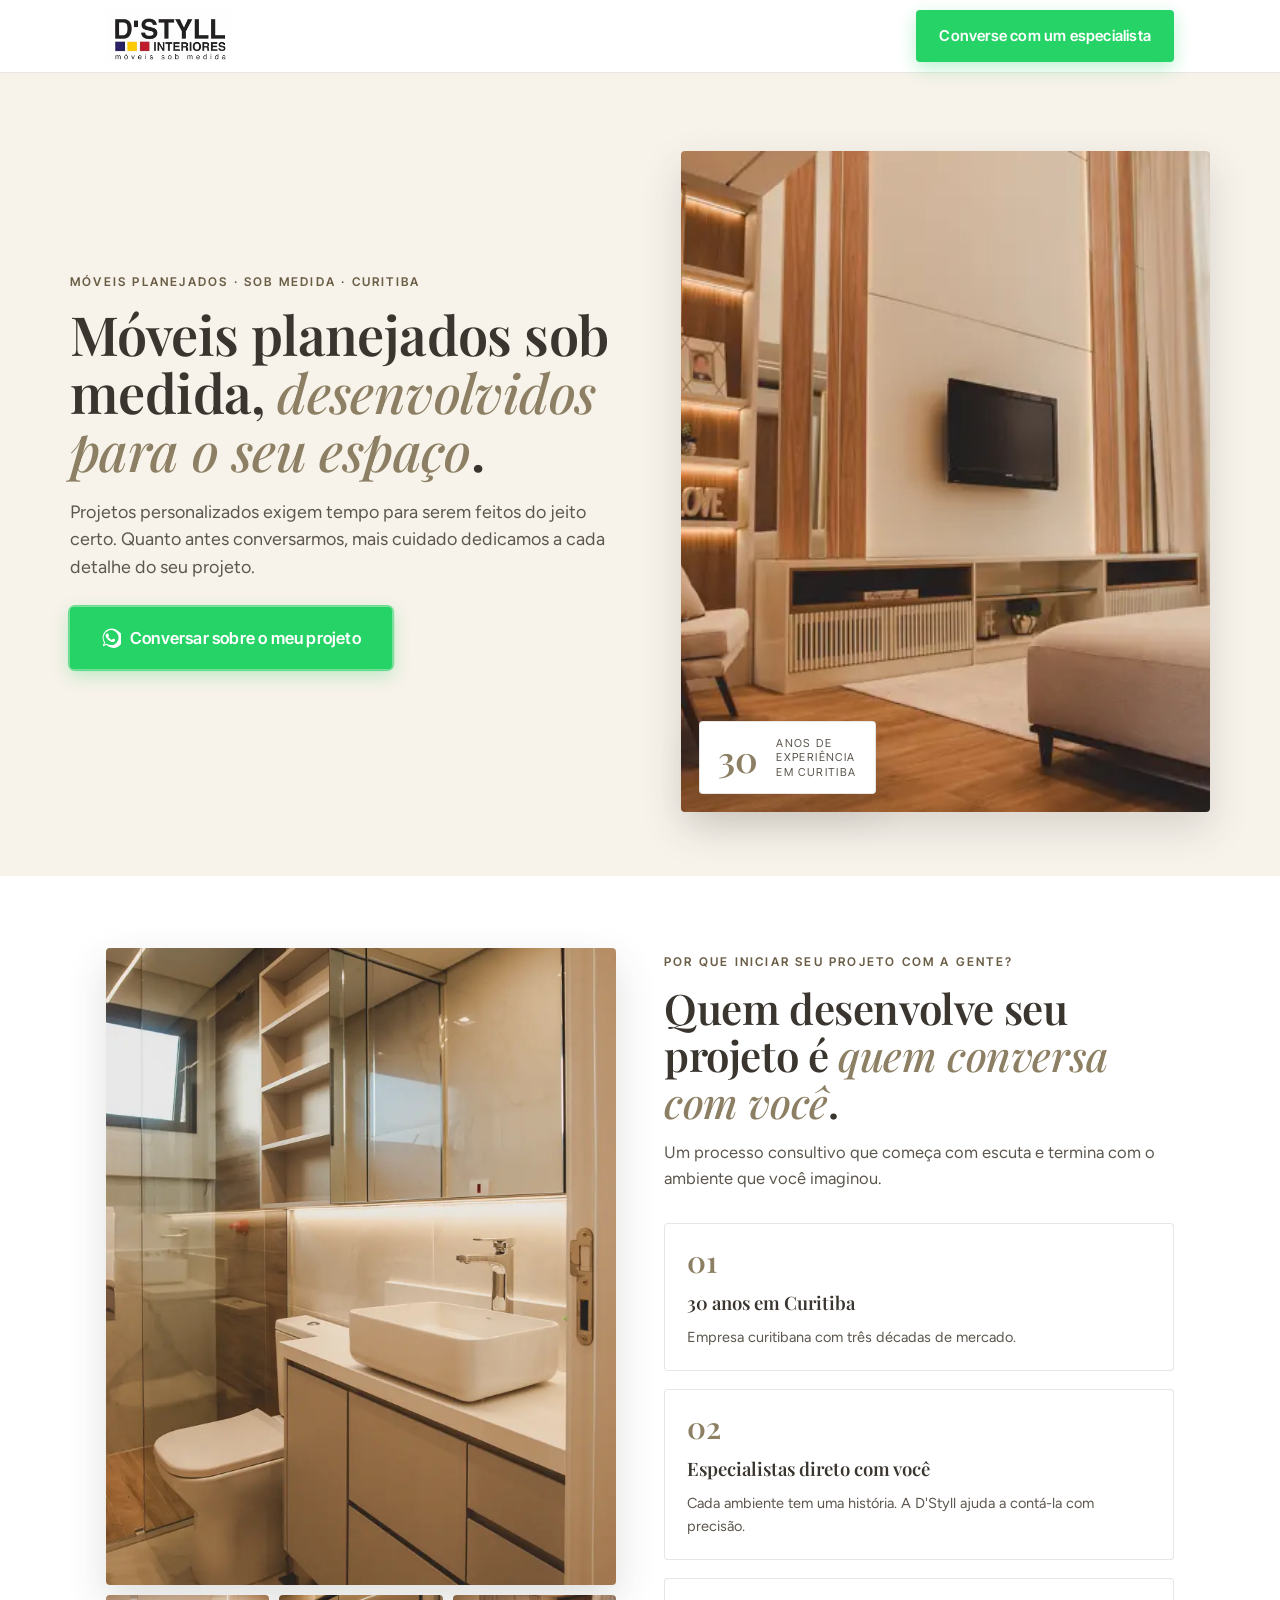
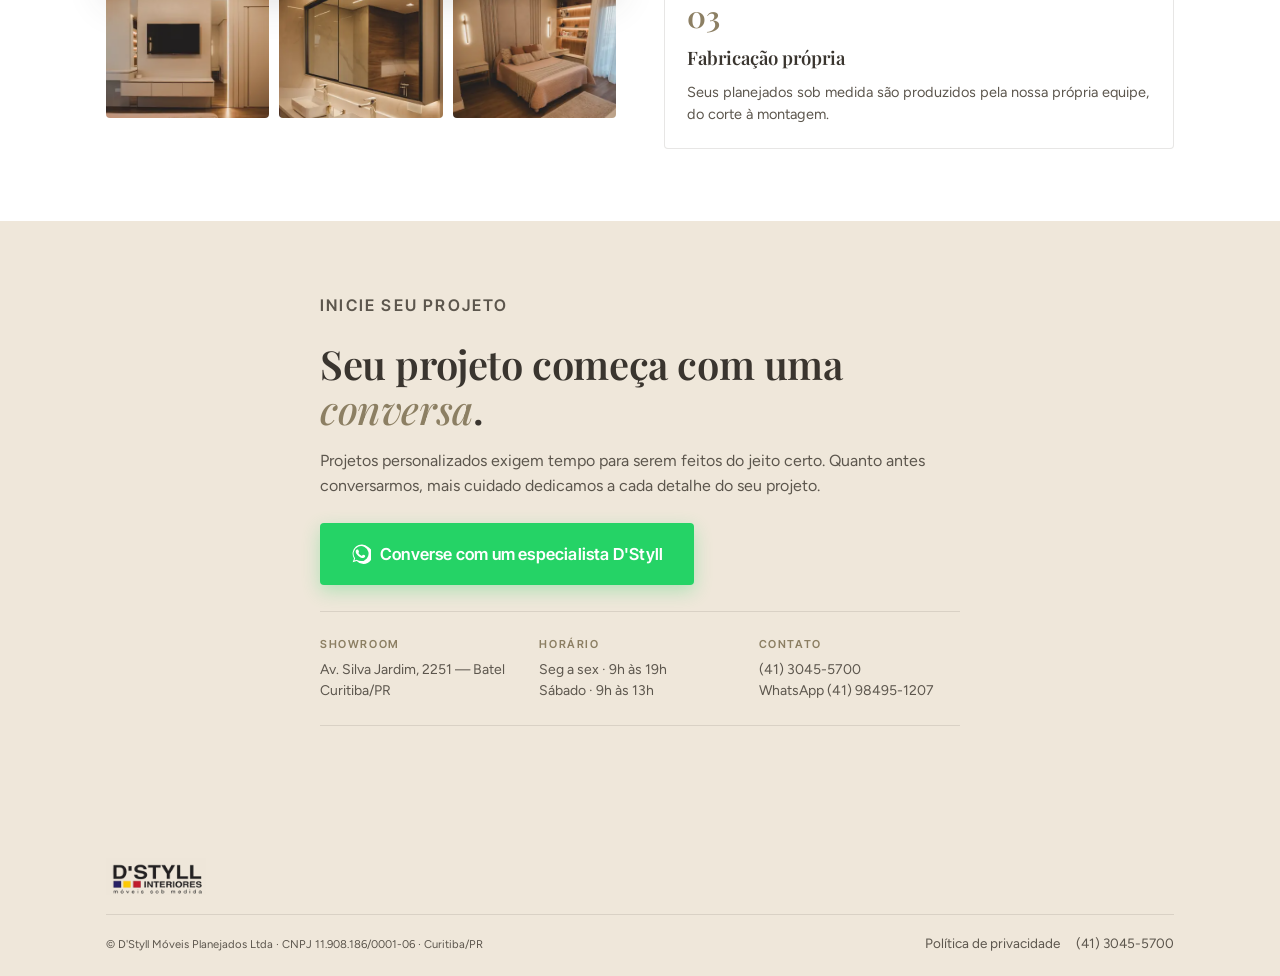
<file: moveis-planejados-google/index.html>
<!DOCTYPE html>
<html lang="pt-BR">
<head>
<meta charset="UTF-8">
<meta name="viewport" content="width=device-width, initial-scale=1, viewport-fit=cover">
<meta name="theme-color" content="#FFFFFF">

<!-- Google Ads D'Styll — gtag carregado após load para não bloquear LCP -->
<script>
  window.dataLayer = window.dataLayer || [];
  function gtag(){dataLayer.push(arguments);}
  gtag('js', new Date());
  gtag('config', 'AW-17156284701');
  window.addEventListener('load', function() {
    var s = document.createElement('script');
    s.src = 'https://www.googletagmanager.com/gtag/js?id=AW-17156284701';
    s.async = true;
    document.head.appendChild(s);
  });
</script>

<title>Móveis Planejados Sob Medida | Alto Padrão em Curitiba — D'Styll</title>
<meta name="description" content="Móveis planejados sob medida, desenvolvidos para o seu espaço e em conformidade com o que você imaginou. Atendimento personalizado. Converse com um especialista Dstyll.">
<meta name="robots" content="index,follow,max-image-preview:large">
<link rel="canonical" href="https://destyll.com.br/moveis-planejados/">

<meta property="og:type" content="website">
<meta property="og:title" content="Móveis Planejados Sob Medida · Alto Padrão em Curitiba | D'Styll">
<meta property="og:description" content="Móveis planejados desenvolvidos para o seu espaço, em conformidade com o que você imaginou.">
<meta property="og:image" content="https://destyll.com.br/moveis-planejados/imagens/moveis-showroom.jpg">
<meta property="og:locale" content="pt_BR">

<link rel="icon" type="image/png" href="imagens/logo.png">
<link rel="apple-touch-icon" href="imagens/logo.png">

<link rel="preconnect" href="https://fonts.googleapis.com">
<link rel="preconnect" href="https://fonts.gstatic.com" crossorigin>
<link rel="preload" as="image" href="imagens/moveis-showroom.webp" fetchpriority="high" imagesrcset="imagens/moveis-showroom-sm.webp 700w, imagens/moveis-showroom.webp 960w" imagesizes="(min-width:960px) calc(50vw - 56px), calc(100vw - 40px)">
<link rel="preload" as="style" href="https://fonts.googleapis.com/css2?family=Playfair+Display:ital,wght@0,500;0,600;0,700;1,500;1,600&family=Inter+Tight:wght@400;500;600;700&family=Figtree:wght@400;500;600;700&display=optional">
<link href="https://fonts.googleapis.com/css2?family=Playfair+Display:ital,wght@0,500;0,600;0,700;1,500;1,600&family=Inter+Tight:wght@400;500;600;700&family=Figtree:wght@400;500;600;700&display=optional" rel="stylesheet" media="print" onload="this.media='all'">
<noscript><link href="https://fonts.googleapis.com/css2?family=Playfair+Display:ital,wght@0,500;0,600;0,700;1,500;1,600&family=Inter+Tight:wght@400;500;600;700&family=Figtree:wght@400;500;600;700&display=optional" rel="stylesheet"></noscript>
<style>
:root{--fendi:#A99A7C;--fendi-2:#8C7F63;--cinza:#6E6A64;--bege:#EFE7DA;--bege-2:#F7F2EA;--ink:#3A352F;--ink-soft:#5C564D;--paper:#FFFFFF;--line:rgba(58,53,47,.12);--wpp:#25D366;--wpp-2:#1FB955;--shadow:0 6px 22px rgba(58,53,47,.10);--shadow-lg:0 16px 40px rgba(58,53,47,.16);--r:4px;--container:1140px;--f-display:"Playfair Display",Georgia,serif;--f-ui:"Inter Tight",system-ui,-apple-system,"Segoe UI",Roboto,Arial,sans-serif;--f-body:"Figtree",system-ui,-apple-system,"Segoe UI",Roboto,Arial,sans-serif}
*{box-sizing:border-box}html{scroll-behavior:smooth;-webkit-text-size-adjust:100%}body{margin:0;font-family:var(--f-body);font-size:16px;line-height:1.6;color:var(--ink);background:var(--paper);-webkit-font-smoothing:antialiased}img{max-width:100%;height:auto;display:block}a{color:inherit;text-decoration:none}ul{list-style:none;padding:0;margin:0}
.wrap{max-width:var(--container);margin:0 auto;padding:0 20px}@media(min-width:720px){.wrap{padding:0 36px}}
.skip{position:absolute;left:-9999px;top:0;background:var(--ink);color:#fff;padding:12px 16px;z-index:100}.skip:focus{left:8px;top:8px}
.nav{position:sticky;top:0;z-index:50;background:rgba(255,255,255,.97);backdrop-filter:saturate(160%) blur(8px);border-bottom:1px solid var(--line)}.nav-row{display:flex;align-items:center;justify-content:space-between;gap:12px;min-height:72px;flex-wrap:nowrap}.brand-logo{width:auto;height:44px;object-fit:contain;flex-shrink:0}@media(min-width:720px){.brand-logo{height:54px}}.nav-cta-short{display:inline}.nav-cta-full{display:none}@media(min-width:480px){.nav-cta-short{display:none}.nav-cta-full{display:inline}}
.btn{display:inline-flex;align-items:center;justify-content:center;gap:9px;padding:13px 22px;min-height:48px;font-family:var(--f-ui);font-size:15px;font-weight:600;border-radius:var(--r);border:1.5px solid transparent;cursor:pointer;transition:all .18s ease;letter-spacing:.2px;white-space:nowrap}.btn svg{flex-shrink:0;width:18px;height:18px;display:block}.btn-lg svg{width:20px;height:20px}.btn-wpp{background:var(--wpp);color:#fff;box-shadow:0 6px 18px rgba(37,211,102,.3)}.btn-wpp:hover{background:var(--wpp-2);transform:translateY(-1px);box-shadow:0 10px 24px rgba(37,211,102,.4)}.btn-ghost{background:transparent;color:var(--ink);border-color:var(--line)}.btn-ghost:hover{background:var(--bege)}.btn-lg{padding:17px 30px;font-size:16.5px;min-height:54px}.btn-block{display:flex;width:100%}
.cta-pulse{position:relative}.cta-pulse::after{content:"";position:absolute;inset:-3px;border-radius:calc(var(--r) + 3px);border:2px solid rgba(37,211,102,.65);animation:ctaPulse 2.2s ease-out infinite;pointer-events:none;will-change:transform,opacity}@keyframes ctaPulse{0%{opacity:.7;transform:scale(1)}70%{opacity:0;transform:scale(1.18)}100%{opacity:0;transform:scale(1.18)}}
.kicker{font-family:var(--f-ui);font-size:12px;font-weight:600;text-transform:uppercase;letter-spacing:2.2px;margin:0 0 14px;color:#6B5E47;display:inline-flex;align-items:center;gap:10px}.kicker::before{content:"";width:26px;height:2px;background:var(--fendi);display:inline-block}.kicker--plain::before{display:none}.kicker--lg{font-size:16px}
.hero{background:var(--bege-2);padding:28px 0 0;overflow:hidden}.hero-grid{display:grid;gap:32px;grid-template-columns:1fr;align-items:center;padding:30px 0 48px}@media(min-width:960px){.hero-grid{grid-template-columns:1.05fr 1fr;gap:56px;padding:50px 0 64px}}.hero-text{max-width:600px}.hero h1{font-family:var(--f-display);font-weight:600;font-size:clamp(32px,5.6vw,54px);line-height:1.08;margin:0 0 18px;letter-spacing:-.6px;color:var(--ink)}.hero h1 em{font-style:italic;color:var(--fendi-2);font-weight:500}.hero .lead{font-size:clamp(16px,1.4vw,18px);line-height:1.55;max-width:54ch;color:var(--ink-soft);margin:0 0 26px}.hero-cta{display:flex;flex-wrap:wrap;gap:14px;align-items:center;margin-bottom:26px}.hero-trust{display:flex;gap:12px;align-items:center;padding-top:18px;border-top:1px solid var(--line)}.hero-trust .stars{color:var(--fendi-2);letter-spacing:2px;font-size:17px}.hero-trust p{margin:0;font-size:13.5px;color:var(--ink-soft);line-height:1.4}
.hero-visual{position:relative}.hero-img{margin:0;overflow:hidden;border-radius:var(--r);aspect-ratio:4/5;box-shadow:var(--shadow-lg)}.hero-img img{width:100%;height:100%;object-fit:cover}.hero-img.ken img{animation:ken 18s ease-in-out infinite alternate;transform-origin:center 40%}@keyframes ken{0%{transform:scale(1.0)}100%{transform:scale(1.08)}}.hero-badge{position:absolute;left:18px;bottom:18px;background:var(--paper);color:var(--ink);padding:14px 18px;border-radius:var(--r);display:flex;align-items:center;gap:12px;box-shadow:var(--shadow-lg);border:1px solid var(--line);animation:floatBadge 4.6s ease-in-out infinite}@keyframes floatBadge{0%,100%{transform:translateY(0)}50%{transform:translateY(-6px)}}.hero-badge .num{font-family:var(--f-display);font-size:36px;font-weight:600;line-height:1;color:var(--fendi-2);display:inline-block;min-width:2ch;font-variant-numeric:tabular-nums}.hero-badge .lbl{font-family:var(--f-ui);font-size:11px;text-transform:uppercase;letter-spacing:1.4px;line-height:1.3;color:var(--ink-soft)}
.scroll-progress{position:fixed;top:0;left:0;right:0;height:3px;background:linear-gradient(90deg,var(--fendi),var(--fendi-2));transform-origin:left center;transform:scaleX(0);z-index:99;pointer-events:none;transition:transform .08s linear}
#lightbox{border:0;padding:0;background:rgba(58,53,47,.96);max-width:96vw;max-height:96vh;width:auto;height:auto;border-radius:var(--r);color:#fff}#lightbox::backdrop{background:rgba(58,53,47,.86)}#lightbox img{max-width:96vw;max-height:90vh;object-fit:contain}.lb-close{position:absolute;top:10px;right:14px;background:transparent;border:0;color:#fff;font-size:34px;line-height:1;cursor:pointer}
.section{padding:72px 0}.section-bege{background:var(--bege)}.section-head{max-width:680px;margin:0 auto 44px;text-align:center}.section-head h2{font-family:var(--f-display);font-weight:600;font-size:clamp(28px,4.2vw,42px);line-height:1.12;letter-spacing:-.4px;margin:0 0 14px;color:var(--ink)}.section-head h2 em{font-style:italic;color:var(--fendi-2);font-weight:500}.section-sub{color:var(--ink-soft);font-size:16.5px;max-width:58ch;margin:0 auto;line-height:1.55}
.dif-split{display:grid;gap:32px;grid-template-columns:1fr;align-items:start}@media(min-width:900px){.dif-split{grid-template-columns:1fr 1fr;gap:48px}}.dif-gallery-main{margin:0;overflow:hidden;border-radius:var(--r);aspect-ratio:4/5;box-shadow:var(--shadow-lg);cursor:zoom-in}.dif-gallery-main img{width:100%;height:100%;object-fit:cover}.dif-gallery-row{display:grid;gap:10px;grid-template-columns:repeat(3,1fr);margin-top:10px}.dif-gallery-row figure{margin:0;overflow:hidden;border-radius:var(--r);aspect-ratio:4/3;cursor:zoom-in}.dif-gallery-row img{width:100%;height:100%;object-fit:cover}.g-item img{transition:transform .5s ease}.g-item:hover img{transform:scale(1.05)}
.dif-head{text-align:left;max-width:none;margin:0 0 32px}.dif-list{display:flex;flex-direction:column;gap:18px;list-style:none;padding:0;margin:0}.dif{background:var(--paper);border:1px solid var(--line);border-radius:var(--r);padding:22px 22px;text-align:left;position:relative;transition:transform .25s ease,box-shadow .25s ease,border-color .25s ease}.dif:hover{box-shadow:var(--shadow);border-color:var(--fendi)}.dif::after{content:"";position:absolute;left:0;right:0;bottom:0;height:3px;background:var(--fendi);transform:scaleX(0);transform-origin:left;transition:transform .4s cubic-bezier(.2,.7,.3,1)}.dif:hover::after{transform:scaleX(1)}@media(hover:hover) and (pointer:fine){.dif{transform-style:preserve-3d}}.dif .dif-num{font-family:var(--f-display);font-size:30px;color:var(--fendi-2);font-weight:600;line-height:1;display:block;margin-bottom:12px}.dif h3{font-family:var(--f-display);font-weight:600;font-size:18.5px;margin:0 0 8px;color:var(--ink)}.dif p{margin:0;font-size:14.5px;color:var(--ink-soft);line-height:1.55}
.contact-grid{display:grid;gap:40px;grid-template-columns:1fr}@media(min-width:960px){.contact-grid{grid-template-columns:1.1fr 1fr;gap:56px}}.contact-text--solo{max-width:640px;margin:0 auto}@media(min-width:960px){.contact-grid:has(.contact-text--solo){grid-template-columns:1fr}}.contact-text h2{font-family:var(--f-display);font-weight:600;font-size:clamp(28px,4vw,40px);line-height:1.12;letter-spacing:-.4px;margin:0 0 16px;color:var(--ink)}.contact-text h2 em{font-style:italic;color:var(--fendi-2);font-weight:500}.contact-text>p{color:var(--ink-soft);font-size:16px;line-height:1.6;margin:0 0 24px}.contact-info{display:grid;gap:18px;grid-template-columns:1fr;margin-bottom:20px;padding:24px 0;border-top:1px solid var(--line);border-bottom:1px solid var(--line)}@media(min-width:600px){.contact-info{grid-template-columns:repeat(3,1fr)}}.trust-row{display:flex;flex-wrap:wrap;gap:10px 22px;margin:22px 0 0;padding-top:18px;border-top:1px solid var(--line)}.trust-row li{font-size:13.5px;color:var(--ink-soft);display:flex;align-items:center;gap:6px}.trust-row strong{color:var(--fendi-2);font-family:var(--f-ui);font-weight:700}.contact-info>div{font-size:14px;color:var(--ink-soft);line-height:1.5}.contact-info strong{display:block;font-family:var(--f-ui);font-size:11px;font-weight:600;color:var(--fendi-2);text-transform:uppercase;letter-spacing:1.6px;margin-bottom:6px}
.site-footer{background:var(--bege);color:var(--ink-soft);padding:40px 0 22px;font-size:13.5px}.footer-row{display:flex;flex-wrap:wrap;justify-content:space-between;gap:16px;align-items:center;border-top:1px solid var(--line);padding-top:18px;margin-top:8px}.footer-brand{display:flex;align-items:center;gap:14px;margin-bottom:18px}.footer-brand img{height:38px}.footer-links{display:flex;gap:16px;flex-wrap:wrap}.footer-links a:hover{color:var(--fendi-2)}
.reveal{opacity:0;transform:translateY(22px);transition:opacity .6s ease,transform .6s ease}.reveal.is-in{opacity:1;transform:translateY(0)}.reveal.delay-1{transition-delay:.08s}.reveal.delay-2{transition-delay:.16s}.reveal.delay-3{transition-delay:.24s}
:focus-visible{outline:2px solid var(--fendi-2);outline-offset:2px}@media(prefers-reduced-motion:reduce){*,*::before,*::after{animation:none!important;transition:none!important}html{scroll-behavior:auto}.reveal{opacity:1;transform:none}}
</style>

<script type="application/ld+json">
{
  "@context": "https://schema.org",
  "@type": "HomeAndConstructionBusiness",
  "name": "D'Styll Móveis Planejados",
  "image": "https://destyll.com.br/moveis-planejados/imagens/moveis-showroom.jpg",
  "telephone": "+554130455700",
  "priceRange": "$$",
  "address": {
    "@type": "PostalAddress",
    "streetAddress": "Av. Silva Jardim, 2251 — Batel",
    "addressLocality": "Curitiba",
    "addressRegion": "PR",
    "addressCountry": "BR"
  },
  "openingHoursSpecification": [
    { "@type": "OpeningHoursSpecification", "dayOfWeek": ["Monday","Tuesday","Wednesday","Thursday","Friday"], "opens": "09:00", "closes": "19:00" },
    { "@type": "OpeningHoursSpecification", "dayOfWeek": "Saturday", "opens": "09:00", "closes": "13:00" }
  ],
  "areaServed": "Curitiba",
  "makesOffer": { "@type": "Offer", "itemOffered": { "@type": "Service", "name": "Móveis planejados sob medida" } }
}
</script>
</head>

<body>

<a class="skip" href="#main">Pular para o conteúdo</a>
<div class="scroll-progress" aria-hidden="true"></div>

<header class="nav" id="top">
  <div class="wrap nav-row">
    <a class="brand" href="#top" aria-label="D'Styll Interiores">
      <picture><source srcset="imagens/logo-sm.webp 240w, imagens/logo.webp 761w" sizes="(min-width:720px) 126px, 102px" type="image/webp"><img class="brand-logo" src="imagens/logo.png" alt="D'Styll Interiores — móveis sob medida" width="102" height="44"></picture>
    </a>
    <a class="btn btn-wpp" href="https://wa.me/5541984951207?text=Ol%C3%A1%2C%20vim%20do%20site%20D%27Styll.%20Quero%20conversar%20sobre%20o%20meu%20projeto%20de%20m%C3%B3veis%20planejados." rel="nofollow noopener" target="_blank">
      <span class="nav-cta-short">Converse</span>
      <span class="nav-cta-full">Converse com um especialista</span>
    </a>
  </div>
</header>

<main id="main">

  <!-- DOBRA 1 — HERO -->
  <section class="hero">
    <div class="wrap hero-grid">
      <div class="hero-text">
        <p class="kicker kicker--plain">Móveis planejados · sob medida · Curitiba</p>
        <h1>Móveis planejados sob medida, <em>desenvolvidos para o seu espaço</em>.</h1>
        <p class="lead">Projetos personalizados exigem tempo para serem feitos do jeito certo. Quanto antes conversarmos, mais cuidado dedicamos a cada detalhe do seu projeto.</p>
        <div class="hero-cta">
          <a class="btn btn-wpp btn-lg cta-pulse" href="https://wa.me/5541984951207?text=Ol%C3%A1%2C%20vim%20do%20site%20D%27Styll.%20Quero%20conversar%20sobre%20o%20meu%20projeto%20de%20m%C3%B3veis%20planejados." rel="nofollow noopener" target="_blank">
            <svg width="20" height="20" viewBox="0 0 24 24" aria-hidden="true"><path fill="currentColor" d="M20.5 3.5A11 11 0 0 0 3.6 17.3L2 22l4.8-1.6A11 11 0 1 0 20.5 3.5Zm-8.6 17a9 9 0 0 1-4.6-1.3l-.3-.2-2.9.9.9-2.8-.2-.3a9 9 0 1 1 7.1 3.7Zm5-6.7c-.3-.1-1.7-.8-1.9-.9-.3-.1-.5-.1-.7.1-.2.3-.8.9-1 1.1-.2.2-.4.2-.6.1a7.4 7.4 0 0 1-3.7-3.2c-.3-.4.3-.4.7-1.3 0-.2 0-.4-.1-.5l-.9-2.2c-.2-.5-.5-.4-.7-.4h-.6c-.2 0-.5.1-.8.4a3 3 0 0 0-1 2.3 5.2 5.2 0 0 0 1.1 2.7 12 12 0 0 0 4.7 4.1c.7.3 1.2.5 1.6.6.7.2 1.3.2 1.8.1.6-.1 1.7-.7 2-1.4.2-.7.2-1.3.2-1.4-.1-.1-.3-.2-.6-.3Z"/></svg>
            Conversar sobre o meu projeto
          </a>
        </div>
      </div>

      <div class="hero-visual">
        <figure class="hero-img ken">
          <picture>
            <source srcset="imagens/moveis-showroom-sm.webp 700w, imagens/moveis-showroom.webp 960w" sizes="(min-width:960px) calc(50vw - 56px), calc(100vw - 40px)" type="image/webp">
            <img src="imagens/moveis-showroom.jpg" alt="Ambiente com móveis planejados D'Styll — projeto sob medida em Curitiba" width="960" height="640" fetchpriority="high">
          </picture>
        </figure>
        <div class="hero-badge">
          <span class="num stat-num" data-count="30">0</span>
          <span class="lbl">anos de<br>experiência<br>em Curitiba</span>
        </div>
      </div>
    </div>
  </section>

  <!-- DOBRA 2 — DIFERENCIAIS + GALERIA -->
  <section class="section" id="diferenciais">
    <div class="wrap">
      <div class="dif-split">
        <div class="dif-gallery">
          <figure class="g-item dif-gallery-main" data-src="imagens/ambiente-principal.jpg" tabindex="0" role="button" aria-label="Ampliar foto do ambiente planejado"><picture><source srcset="imagens/ambiente-principal-sm.webp 700w, imagens/ambiente-principal.webp 960w" sizes="(min-width:900px) calc(50vw - 60px), calc(100vw - 40px)" type="image/webp"><img src="imagens/ambiente-principal.jpg" alt="Ambiente planejado D'Styll — móveis sob medida com acabamento de alto padrão" loading="lazy" width="960" height="1440"></picture></figure>
          <div class="dif-gallery-row">
            <figure class="g-item" data-src="imagens/detalhe-01.jpg" tabindex="0" role="button" aria-label="Ampliar detalhe de móvel planejado"><picture><source srcset="imagens/detalhe-01-sm.webp 400w, imagens/detalhe-01.webp 960w" sizes="(min-width:900px) 185px, 33vw" type="image/webp"><img src="imagens/detalhe-01.jpg" alt="Detalhe de móvel planejado com acabamento premium — D'Styll Curitiba" loading="lazy" width="960" height="640"></picture></figure>
            <figure class="g-item" data-src="imagens/detalhe-02.jpg" tabindex="0" role="button" aria-label="Ampliar ambiente D'Styll planejado"><picture><source srcset="imagens/detalhe-02-sm.webp 400w, imagens/detalhe-02.webp 960w" sizes="(min-width:900px) 185px, 33vw" type="image/webp"><img src="imagens/detalhe-02.jpg" alt="Ambiente com planejados D'Styll — projeto personalizado para o seu espaço" loading="lazy" width="960" height="1440"></picture></figure>
            <figure class="g-item" data-src="imagens/detalhe-03.jpg" tabindex="0" role="button" aria-label="Ampliar detalhe de acabamento"><picture><source srcset="imagens/detalhe-03-sm.webp 400w, imagens/detalhe-03.webp 960w" sizes="(min-width:900px) 185px, 33vw" type="image/webp"><img src="imagens/detalhe-03.jpg" alt="Detalhe de execução de móvel planejado — fabricação própria D'Styll" loading="lazy" width="960" height="640"></picture></figure>
          </div>
        </div>

        <div class="dif-content">
          <header class="section-head dif-head">
            <p class="kicker kicker--plain">Por que iniciar seu projeto com a gente?</p>
            <h2>Quem desenvolve seu projeto é <em>quem conversa com você</em>.</h2>
            <p class="section-sub">Um processo consultivo que começa com escuta e termina com o ambiente que você imaginou.</p>
          </header>

          <ol class="dif-list">
            <li class="dif">
              <span class="dif-num">01</span>
              <h3>30 anos em Curitiba</h3>
              <p>Empresa curitibana com três décadas de mercado.</p>
            </li>
            <li class="dif">
              <span class="dif-num">02</span>
              <h3>Especialistas direto com você</h3>
              <p>Cada ambiente tem uma história. A D'Styll ajuda a contá-la com precisão.</p>
            </li>
            <li class="dif">
              <span class="dif-num">03</span>
              <h3>Fabricação própria</h3>
              <p>Seus planejados sob medida são produzidos pela nossa própria equipe, do corte à montagem.</p>
            </li>
          </ol>
        </div>
      </div>
    </div>
  </section>

  <!-- DOBRA 3 — CONTATO -->
  <section class="section section-bege" id="contato">
    <div class="wrap contact-grid">

      <div class="contact-text contact-text--solo">
        <p class="kicker kicker--plain kicker--lg">Inicie seu projeto</p>
        <h2>Seu projeto começa com uma <em>conversa</em>.</h2>
        <p>Projetos personalizados exigem tempo para serem feitos do jeito certo. Quanto antes conversarmos, mais cuidado dedicamos a cada detalhe do seu projeto.</p>

        <div class="hero-cta" style="margin-top:8px;">
          <a class="btn btn-wpp btn-lg" href="https://wa.me/5541984951207?text=Ol%C3%A1%2C%20vim%20do%20site%20D%27Styll.%20Quero%20conversar%20sobre%20o%20meu%20projeto%20de%20m%C3%B3veis%20planejados." rel="nofollow noopener" target="_blank">
            <svg width="20" height="20" viewBox="0 0 24 24" aria-hidden="true"><path fill="currentColor" d="M20.5 3.5A11 11 0 0 0 3.6 17.3L2 22l4.8-1.6A11 11 0 1 0 20.5 3.5Zm-8.6 17a9 9 0 0 1-4.6-1.3l-.3-.2-2.9.9.9-2.8-.2-.3a9 9 0 1 1 7.1 3.7Zm5-6.7c-.3-.1-1.7-.8-1.9-.9-.3-.1-.5-.1-.7.1-.2.3-.8.9-1 1.1-.2.2-.4.2-.6.1a7.4 7.4 0 0 1-3.7-3.2c-.3-.4.3-.4.7-1.3 0-.2 0-.4-.1-.5l-.9-2.2c-.2-.5-.5-.4-.7-.4h-.6c-.2 0-.5.1-.8.4a3 3 0 0 0-1 2.3 5.2 5.2 0 0 0 1.1 2.7 12 12 0 0 0 4.7 4.1c.7.3 1.2.5 1.6.6.7.2 1.3.2 1.8.1.6-.1 1.7-.7 2-1.4.2-.7.2-1.3.2-1.4-.1-.1-.3-.2-.6-.3Z"/></svg>
            Converse com um especialista D'Styll
          </a>
        </div>

        <div class="contact-info">
          <div>
            <strong>Showroom</strong>
            Av. Silva Jardim, 2251 — Batel<br>Curitiba/PR
          </div>
          <div>
            <strong>Horário</strong>
            Seg a sex · 9h às 19h<br>Sábado · 9h às 13h
          </div>
          <div>
            <strong>Contato</strong>
            <a href="tel:+554130455700">(41) 3045-5700</a><br>
            <a href="https://wa.me/5541984951207" rel="nofollow noopener" target="_blank">WhatsApp (41) 98495-1207</a>
          </div>
        </div>

      </div>

    </div>
  </section>

</main>

<footer class="site-footer">
  <div class="wrap">
    <div class="footer-brand">
      <picture><source srcset="imagens/logo-sm.webp 240w, imagens/logo.webp 761w" sizes="100px" type="image/webp"><img src="imagens/logo.png" alt="D'Styll Interiores" width="100" height="43"></picture>
    </div>
    <div class="footer-row">
      <small>© D'Styll Móveis Planejados Ltda · CNPJ 11.908.186/0001-06 · Curitiba/PR</small>
      <div class="footer-links">
        <a href="politica-privacidade.html">Política de privacidade</a>
        <a href="tel:+554130455700">(41) 3045-5700</a>
      </div>
    </div>
  </div>
</footer>

<!-- Lightbox -->
<dialog id="lightbox" aria-label="Foto ampliada">
  <button class="lb-close" aria-label="Fechar">×</button>
  <img id="lb-img" alt="">
</dialog>


<!-- Conversão Google Ads — clique no WhatsApp -->
<script>
  document.addEventListener('DOMContentLoaded', function () {
    document.querySelectorAll('a[href*="wa.me"], a[href*="api.whatsapp.com"]').forEach(function (a) {
      a.addEventListener('click', function () {
        if (typeof gtag === 'function') {
          gtag('event', 'conversion', { 'send_to': 'AW-17156284701/26KrCPHPoI0cEJ3C4PQ_' });
        }
      });
    });
  });
</script>

<script src="script.js" defer></script>
</body>
</html>
</file>
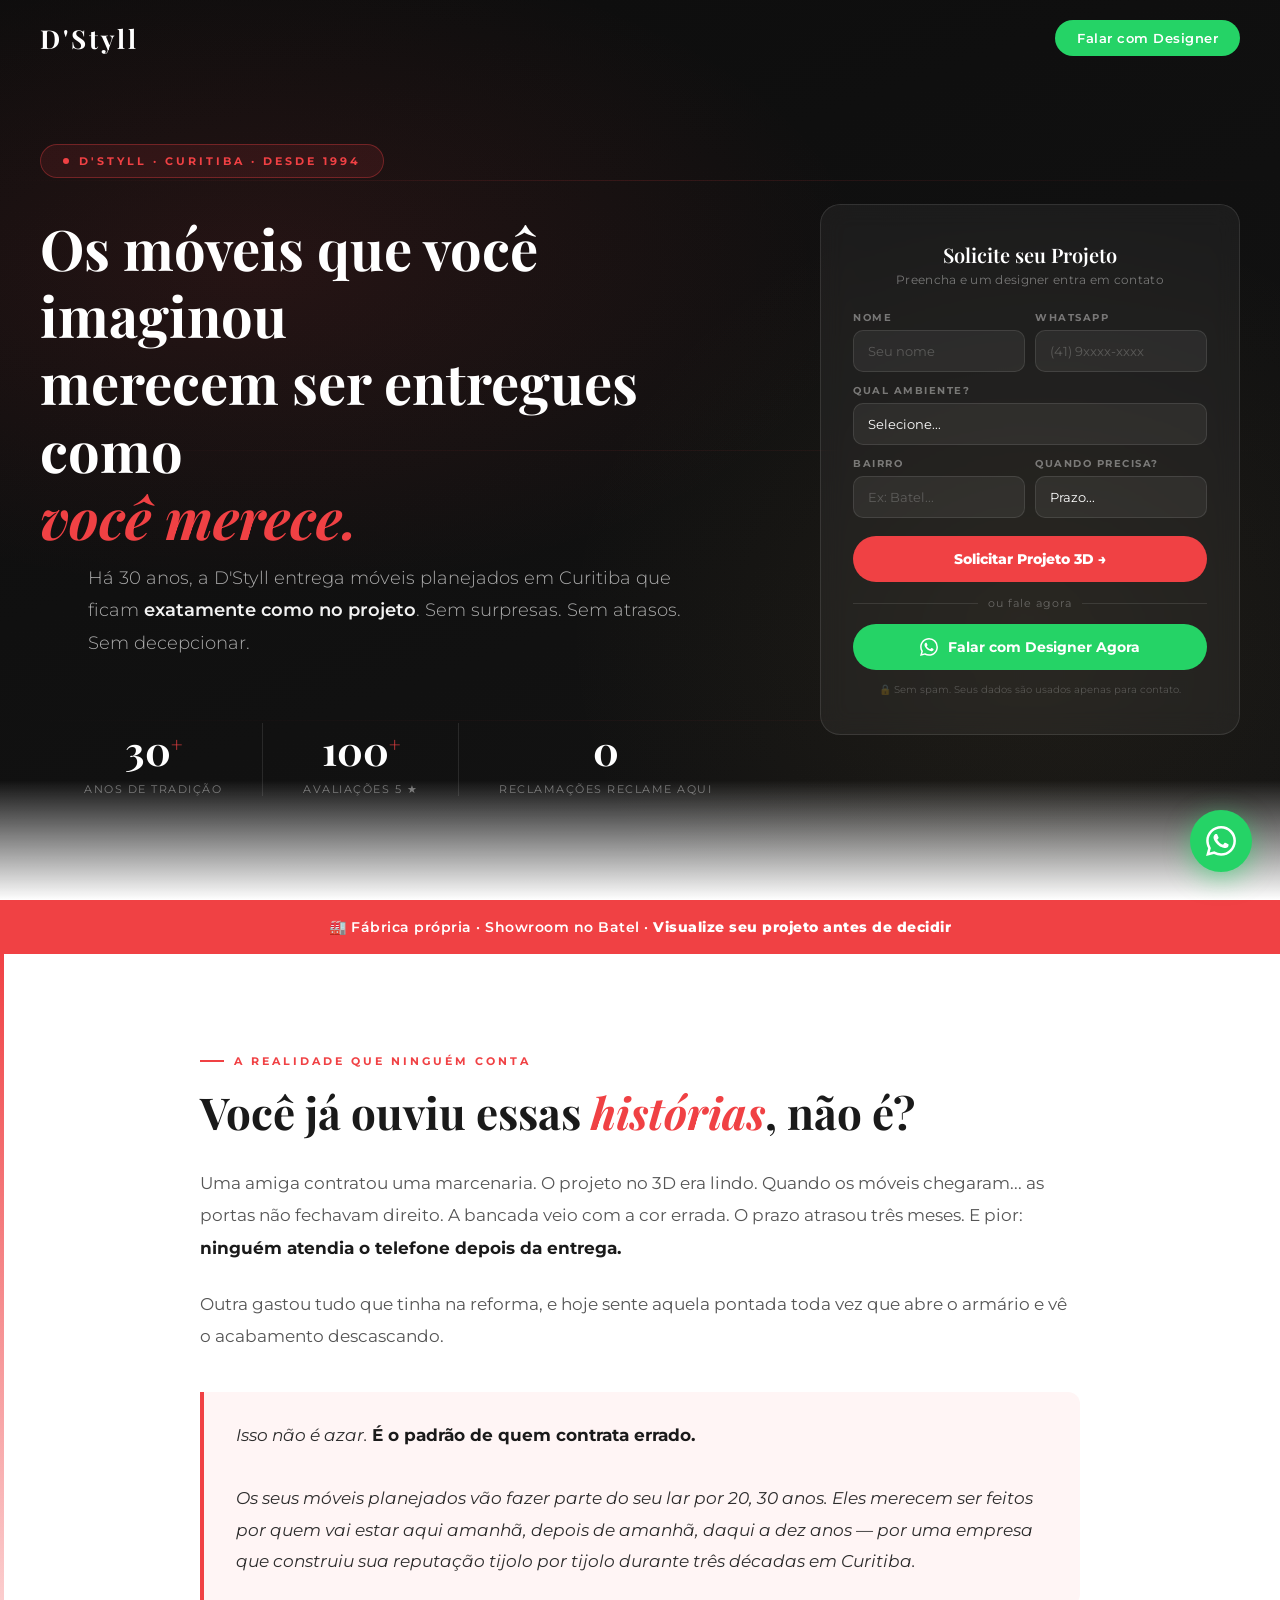
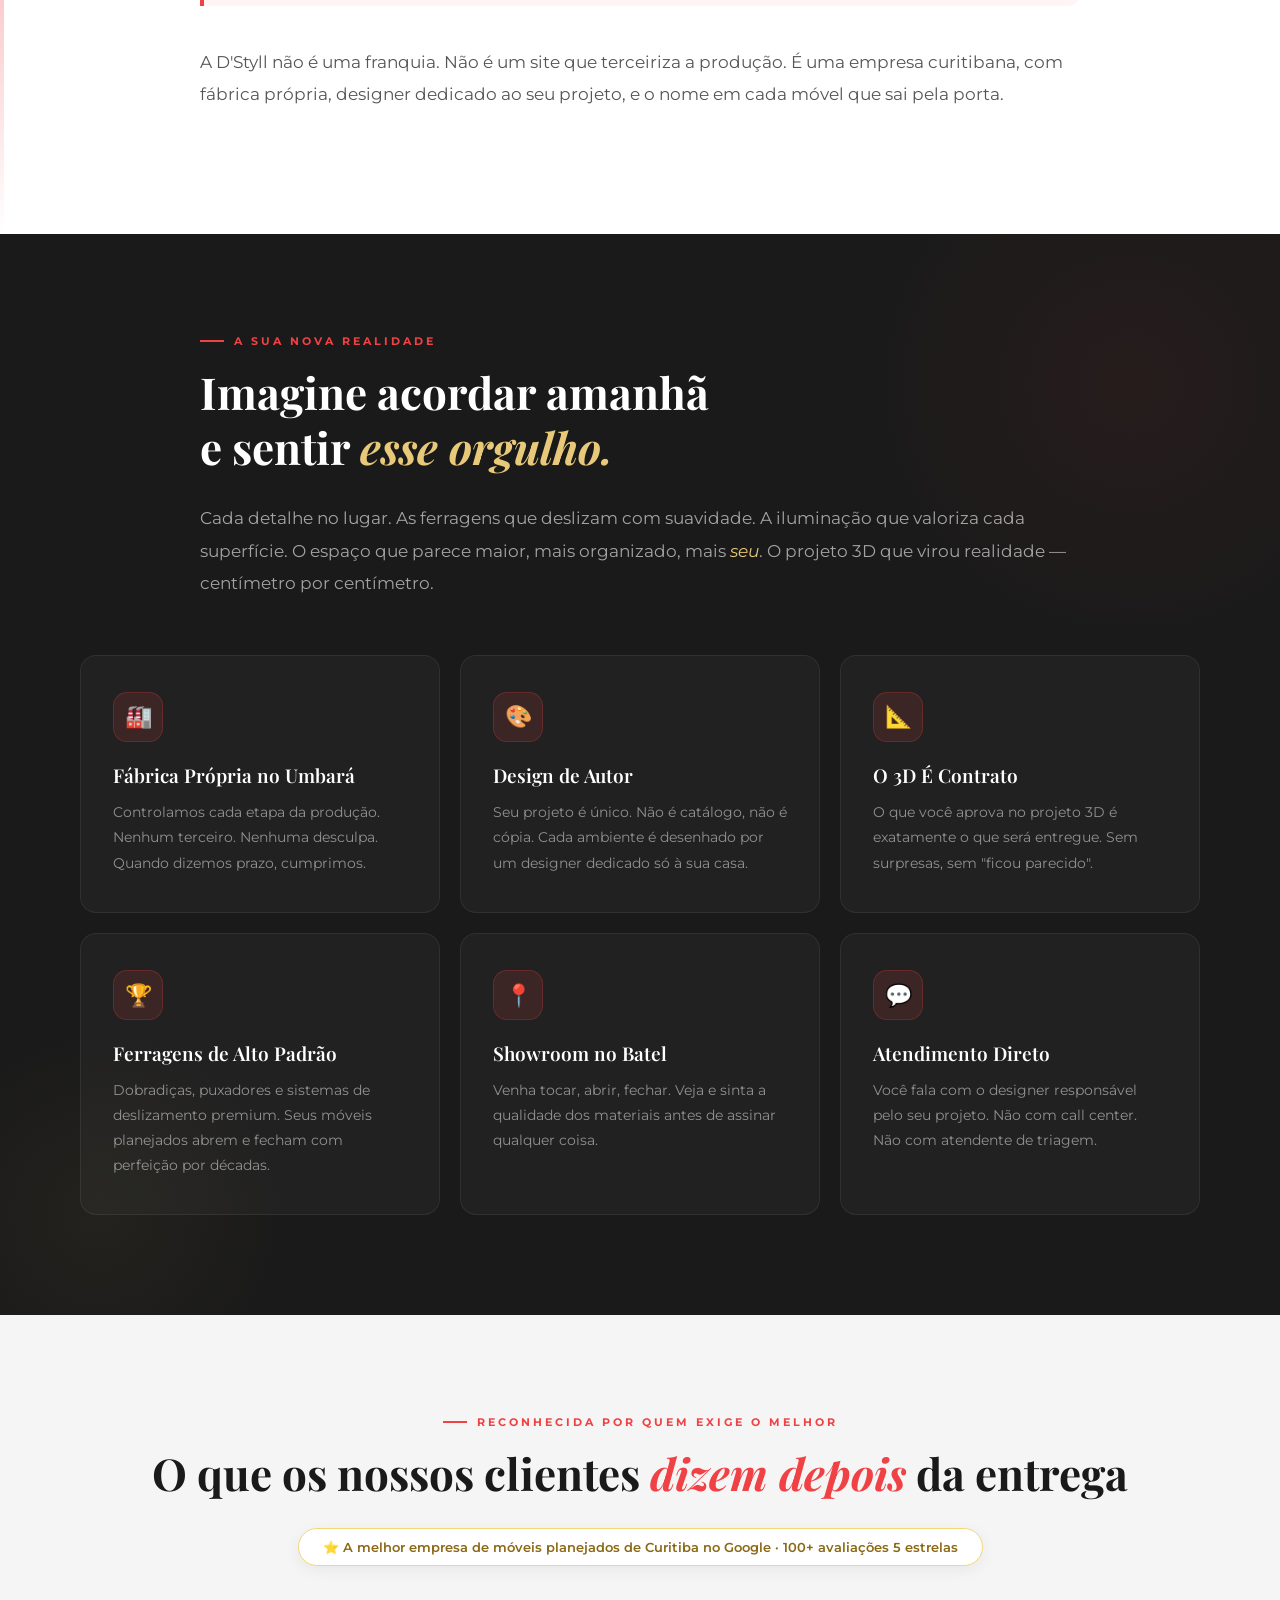
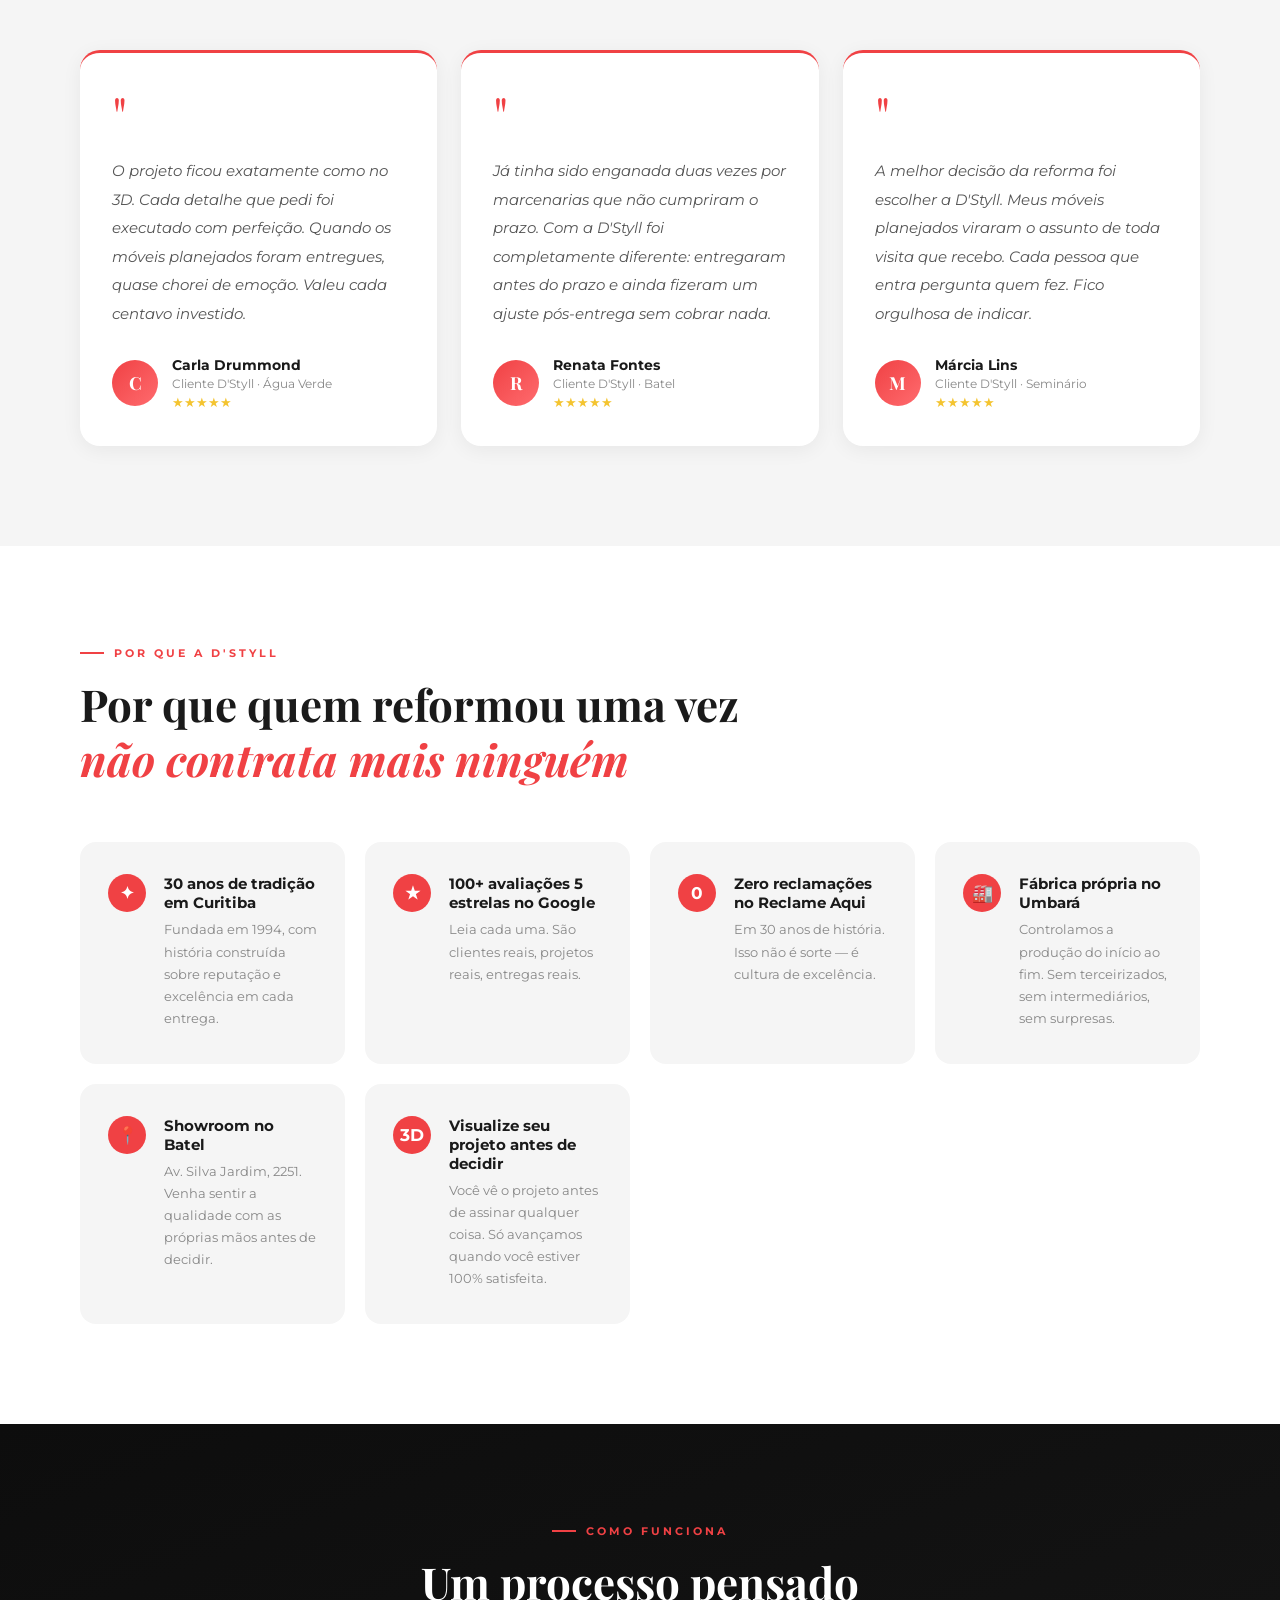
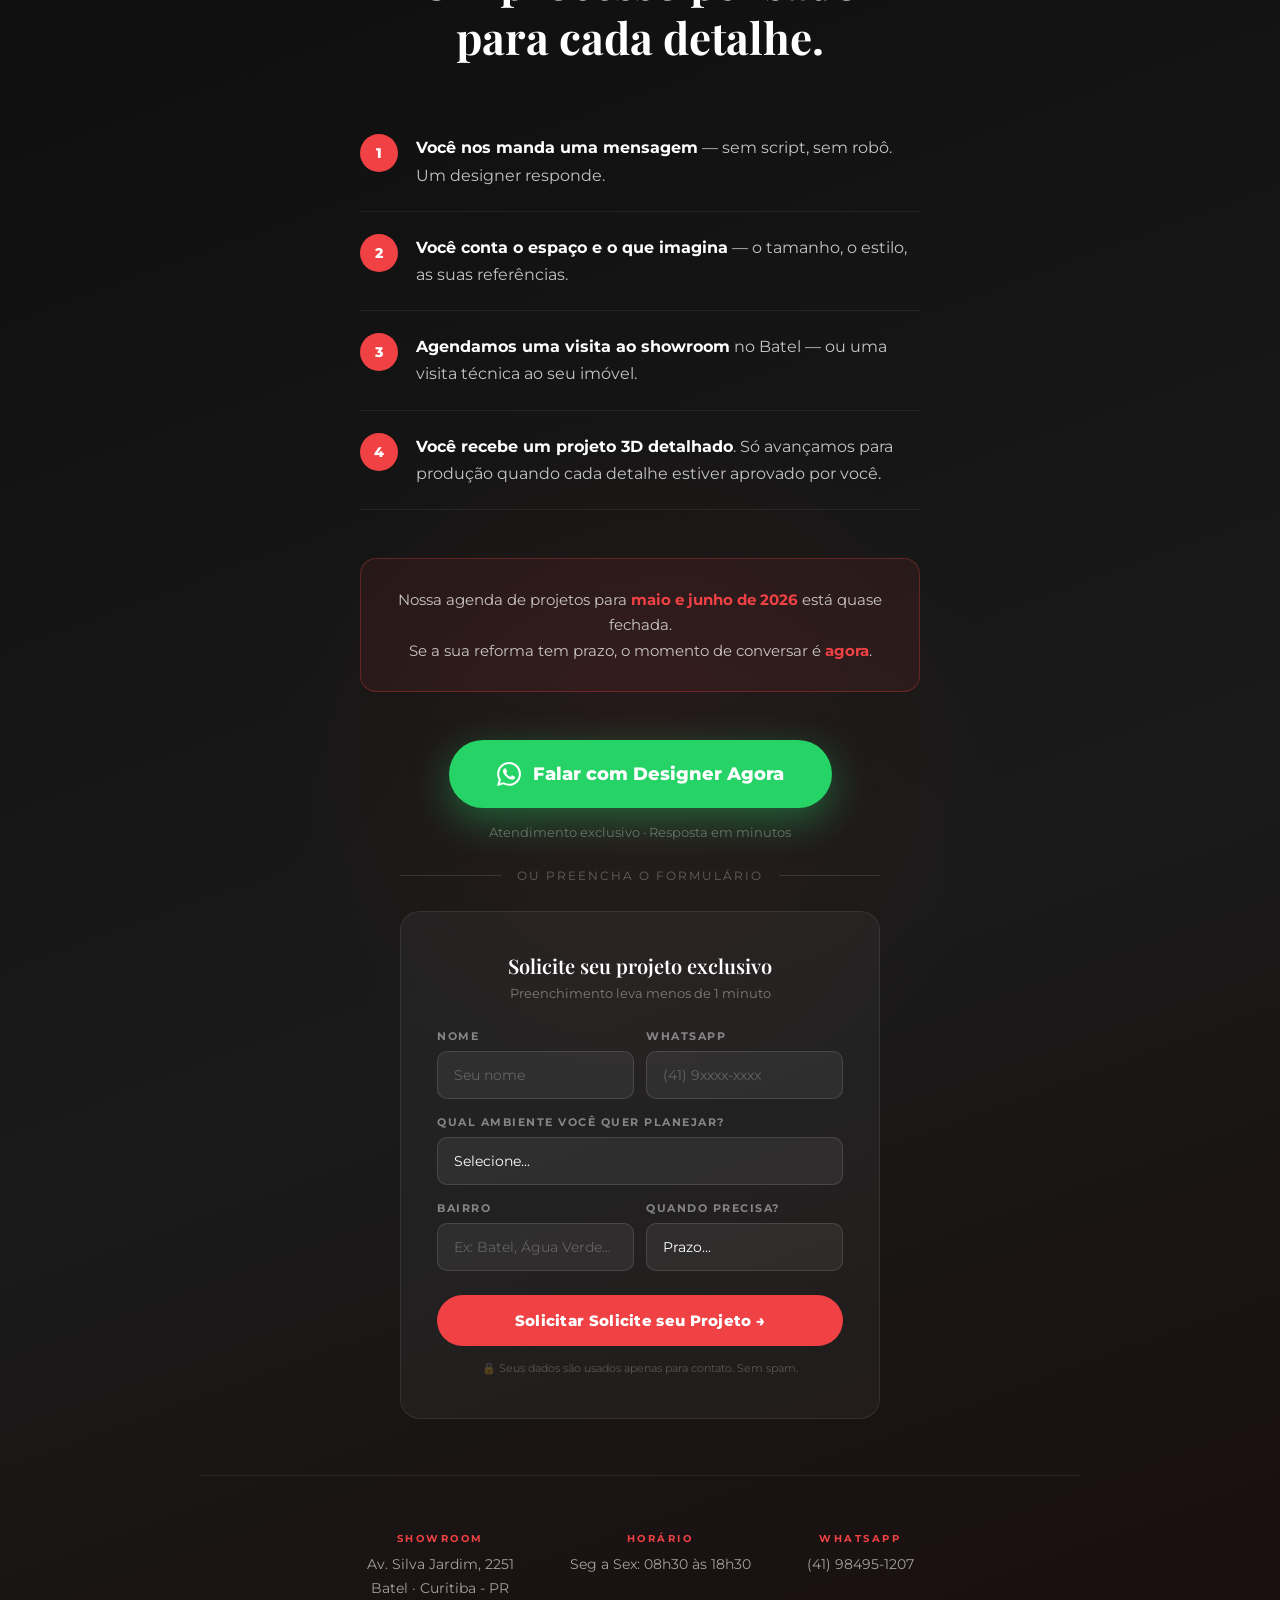
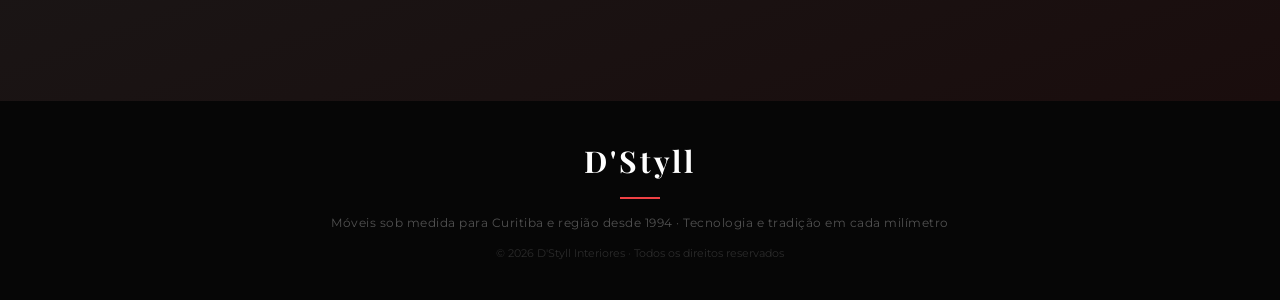
<file: moveis-planejados/index.html>
<!DOCTYPE html>
<html lang="pt-BR">
<head>
  <meta charset="UTF-8">
  <meta name="viewport" content="width=device-width, initial-scale=1.0">
  <title>D'Styll Interiores — Móveis Planejados de Alto Padrão em Curitiba</title>
  <meta name="description" content="30 anos transformando ambientes em Curitiba com móveis planejados sob medida. Fábrica própria, 100+ avaliações 5 estrelas.">
  <link href="https://fonts.googleapis.com/css2?family=Montserrat:wght@300;400;500;600;700;800;900&family=Playfair+Display:ital,wght@0,400;0,600;0,700;1,400;1,600&display=swap" rel="stylesheet">
  <style>
    *, *::before, *::after { box-sizing: border-box; margin: 0; padding: 0; }

    :root {
      --dark: #1a1a1a;
      --dark2: #111111;
      --charcoal: #2D2D2D;
      --gold: #C4A35A;
      --gold-light: #E8C97A;
      --red: #f04144;
      --red-dark: #c72d30;
      --cream: #F8F4EE;
      --white: #ffffff;
      --green-wp: #25D366;
      --green-wp-dark: #1DA851;
      --gray: #888888;
      --light-gray: #f5f5f5;
    }

    html { scroll-behavior: smooth; }
    body {
      font-family: 'Montserrat', sans-serif;
      color: var(--charcoal);
      background: var(--white);
      overflow-x: hidden;
    }

    /* ─── NAVBAR ─── */
    nav {
      position: fixed;
      top: 0; left: 0; right: 0;
      z-index: 100;
      padding: 20px 40px;
      display: flex;
      align-items: center;
      justify-content: space-between;
      transition: all 0.4s ease;
    }
    nav.scrolled {
      background: rgba(255,255,255,0.97);
      backdrop-filter: blur(12px);
      padding: 14px 40px;
      box-shadow: 0 2px 20px rgba(0,0,0,0.08);
    }
    .nav-logo {
      font-family: 'Playfair Display', serif;
      font-size: 26px;
      font-weight: 700;
      color: var(--white);
      letter-spacing: 3px;
      transition: color 0.4s;
    }
    nav.scrolled .nav-logo { color: var(--dark); }
    .nav-cta {
      background: var(--green-wp);
      color: var(--white);
      padding: 10px 22px;
      border-radius: 50px;
      font-size: 13px;
      font-weight: 600;
      text-decoration: none;
      letter-spacing: 0.5px;
      transition: background 0.3s, transform 0.2s;
    }
    .nav-cta:hover { background: var(--green-wp-dark); transform: translateY(-1px); }

    /* ─── HERO ─── */
    .hero {
      min-height: 100vh;
      background: #0d0d0d;
      display: flex;
      align-items: center;
      justify-content: center;
      padding: 120px 40px 80px;
      position: relative;
      overflow: hidden;
    }
    /* fundo animado com gradiente + foto */
    .hero-bg {
      position: absolute;
      inset: 0;
      background-image: url('https://images.unsplash.com/photo-1556909114-f6e7ad7d3136?w=1600&q=80');
      background-size: cover;
      background-position: center;
      opacity: 0.45;
    }
    .hero-overlay {
      position: absolute;
      inset: 0;
      background:
        radial-gradient(ellipse 80% 60% at 20% 30%, rgba(240,65,68,0.10) 0%, transparent 60%),
        radial-gradient(ellipse 60% 80% at 80% 70%, rgba(196,163,90,0.07) 0%, transparent 60%),
        linear-gradient(160deg, rgba(13,13,13,0.72) 0%, rgba(23,23,23,0.65) 100%);
      animation: bgPulse 8s ease-in-out infinite alternate;
    }
    @keyframes bgPulse {
      0%   { background:
        radial-gradient(ellipse 80% 60% at 20% 30%, rgba(240,65,68,0.10) 0%, transparent 60%),
        radial-gradient(ellipse 60% 80% at 80% 70%, rgba(196,163,90,0.07) 0%, transparent 60%),
        linear-gradient(160deg, rgba(13,13,13,0.72) 0%, rgba(23,23,23,0.65) 100%); }
      100% { background:
        radial-gradient(ellipse 80% 60% at 75% 25%, rgba(240,65,68,0.08) 0%, transparent 60%),
        radial-gradient(ellipse 70% 60% at 25% 75%, rgba(196,163,90,0.09) 0%, transparent 55%),
        linear-gradient(160deg, rgba(13,13,13,0.74) 0%, rgba(26,21,16,0.68) 100%); }
    }
    /* linhas decorativas */
    .hero-lines {
      position: absolute;
      inset: 0;
      overflow: hidden;
      pointer-events: none;
    }
    .hero-lines span {
      position: absolute;
      display: block;
      background: linear-gradient(90deg, transparent, rgba(240,65,68,0.15), transparent);
      height: 1px;
      width: 100%;
      animation: lineMove 6s linear infinite;
    }
    .hero-lines span:nth-child(1) { top: 20%; animation-delay: 0s; }
    .hero-lines span:nth-child(2) { top: 50%; animation-delay: 2s; opacity: 0.5; }
    .hero-lines span:nth-child(3) { top: 80%; animation-delay: 4s; opacity: 0.3; }
    @keyframes lineMove {
      0%   { transform: translateX(-100%); }
      100% { transform: translateX(100%); }
    }
    .hero::after {
      content: '';
      position: absolute;
      bottom: 0; left: 0; right: 0;
      height: 120px;
      background: linear-gradient(to bottom, transparent, var(--white));
      z-index: 1;
    }
    .hero-inner {
      position: relative;
      z-index: 2;
      max-width: 1200px;
      width: 100%;
      display: grid;
      grid-template-columns: 1fr 420px;
      gap: 64px;
      align-items: center;
    }
    @media (max-width: 960px) {
      .hero-inner {
        grid-template-columns: 1fr;
        text-align: center;
        gap: 48px;
      }
      .hero-cta-group { justify-content: center; }
      .hero-stats { justify-content: center; }
    }
    .hero-content {
      position: relative;
      z-index: 2;
    }
    /* formulário no hero */
    .hero-form-card {
      background: rgba(255,255,255,0.05);
      border: 1px solid rgba(255,255,255,0.1);
      border-radius: 20px;
      padding: 36px 32px;
      backdrop-filter: blur(12px);
      animation: fadeDown 0.8s 0.3s ease both;
    }
    .hero-form-title {
      font-family: 'Playfair Display', serif;
      font-size: 20px;
      font-weight: 600;
      color: var(--white);
      margin-bottom: 4px;
      text-align: center;
    }
    .hero-form-sub {
      font-size: 12px;
      color: rgba(255,255,255,0.4);
      text-align: center;
      margin-bottom: 24px;
      letter-spacing: 0.3px;
    }
    .hf-group { margin-bottom: 12px; }
    .hf-group label {
      display: block;
      font-size: 10px;
      font-weight: 700;
      letter-spacing: 1.5px;
      text-transform: uppercase;
      color: rgba(255,255,255,0.4);
      margin-bottom: 6px;
    }
    .hf-group input,
    .hf-group select {
      width: 100%;
      background: rgba(255,255,255,0.06);
      border: 1px solid rgba(255,255,255,0.1);
      border-radius: 10px;
      padding: 12px 14px;
      font-family: 'Montserrat', sans-serif;
      font-size: 13px;
      color: var(--white);
      outline: none;
      transition: border-color 0.3s, background 0.3s;
      -webkit-appearance: none;
    }
    .hf-group select option { background: #1a1a1a; color: var(--white); }
    .hf-group input::placeholder { color: rgba(255,255,255,0.22); }
    .hf-group input:focus,
    .hf-group select:focus {
      border-color: var(--red);
      background: rgba(240,65,68,0.06);
    }
    .hf-row { display: grid; grid-template-columns: 1fr 1fr; gap: 10px; }
    .btn-hf-submit {
      width: 100%;
      background: var(--red);
      color: var(--white);
      border: none;
      border-radius: 50px;
      padding: 14px;
      font-family: 'Montserrat', sans-serif;
      font-size: 14px;
      font-weight: 800;
      cursor: pointer;
      margin-top: 6px;
      transition: all 0.3s;
      position: relative;
      overflow: hidden;
    }
    .btn-hf-submit::before {
      content: '';
      position: absolute;
      top: -50%; left: -60%;
      width: 40%; height: 200%;
      background: rgba(255,255,255,0.15);
      transform: skewX(-20deg);
      animation: shine 3s infinite;
    }
    .btn-hf-submit:hover {
      background: var(--red-dark);
      transform: translateY(-2px);
      box-shadow: 0 8px 24px rgba(240,65,68,0.4);
    }
    .hf-divider {
      display: flex; align-items: center; gap: 10px;
      margin: 14px 0;
    }
    .hf-divider::before, .hf-divider::after {
      content: ''; flex: 1; height: 1px;
      background: rgba(255,255,255,0.1);
    }
    .hf-divider span { font-size: 11px; color: rgba(255,255,255,0.3); letter-spacing: 1px; }
    .btn-hf-wp {
      width: 100%;
      display: flex; align-items: center; justify-content: center; gap: 10px;
      background: var(--green-wp);
      color: var(--white);
      border: none;
      border-radius: 50px;
      padding: 14px;
      font-family: 'Montserrat', sans-serif;
      font-size: 14px;
      font-weight: 700;
      cursor: pointer;
      text-decoration: none;
      transition: all 0.3s;
      position: relative;
      overflow: hidden;
    }
    .btn-hf-wp::before {
      content: '';
      position: absolute;
      top: -50%; left: -60%;
      width: 40%; height: 200%;
      background: rgba(255,255,255,0.15);
      transform: skewX(-20deg);
      animation: shine 3.5s infinite;
    }
    .btn-hf-wp:hover { background: var(--green-wp-dark); transform: translateY(-2px); }
    .hf-privacy {
      font-size: 10px; color: rgba(255,255,255,0.22);
      text-align: center; margin-top: 12px; line-height: 1.6;
    }
    .hf-thanks {
      display: none;
      text-align: center;
      padding: 20px 0;
    }
    .hf-thanks-icon { font-size: 48px; margin-bottom: 16px; }
    .hf-thanks h4 {
      font-family: 'Playfair Display', serif;
      font-size: 20px; color: var(--white); margin-bottom: 10px;
    }
    .hf-thanks p { font-size: 13px; color: rgba(255,255,255,0.5); line-height: 1.7; }
    .hero-badge {
      display: inline-flex;
      align-items: center;
      gap: 10px;
      background: rgba(240,65,68,0.1);
      border: 1px solid rgba(240,65,68,0.35);
      color: var(--red);
      font-size: 11px;
      font-weight: 700;
      letter-spacing: 3px;
      text-transform: uppercase;
      padding: 9px 22px;
      border-radius: 50px;
      margin-bottom: 36px;
      animation: fadeDown 0.8s ease forwards;
    }
    .hero-badge-dot {
      width: 6px; height: 6px;
      background: var(--red);
      border-radius: 50%;
      animation: blinkDot 1.5s ease-in-out infinite;
    }
    @keyframes blinkDot {
      0%, 100% { opacity: 1; }
      50% { opacity: 0.2; }
    }
    .hero h1 {
      font-family: 'Playfair Display', serif;
      font-size: clamp(30px, 5vw, 56px);
      font-weight: 700;
      color: var(--white);
      line-height: 1.2;
      margin-bottom: 12px;
      animation: fadeDown 0.8s 0.15s ease both;
    }
    /* texto rotativo na headline */
    .hero-rotating-wrap {
      overflow: hidden;
      height: clamp(42px, 6vw, 72px);
      display: block;
      margin-bottom: 28px;
    }
    .hero-rotating {
      display: flex;
      flex-direction: column;
      animation: rotateText 9s ease-in-out infinite;
    }
    .hero-rotating span {
      font-family: 'Playfair Display', serif;
      font-size: clamp(30px, 5vw, 56px);
      font-weight: 700;
      font-style: italic;
      color: var(--red);
      line-height: clamp(42px, 6vw, 72px);
      flex-shrink: 0;
    }
    @keyframes rotateText {
      0%,  28% { transform: translateY(0); }
      33%, 61% { transform: translateY(-33.33%); }
      66%, 94% { transform: translateY(-66.66%); }
      100%     { transform: translateY(0); }
    }
    .hero-sub {
      font-size: clamp(15px, 2vw, 18px);
      color: rgba(255,255,255,0.65);
      font-weight: 300;
      line-height: 1.8;
      max-width: 620px;
      margin: 0 auto 44px;
      animation: fadeDown 0.8s 0.3s ease both;
    }
    .hero-sub strong { color: rgba(255,255,255,0.95); font-weight: 600; }
    .hero-cta-group {
      display: flex;
      gap: 16px;
      justify-content: center;
      flex-wrap: wrap;
      animation: fadeDown 0.8s 0.45s ease both;
    }
    .btn-primary {
      display: inline-flex;
      align-items: center;
      gap: 10px;
      background: var(--green-wp);
      color: var(--white);
      padding: 18px 36px;
      border-radius: 50px;
      font-size: 15px;
      font-weight: 700;
      text-decoration: none;
      transition: all 0.3s;
      box-shadow: 0 8px 30px rgba(37,211,102,0.35);
      position: relative;
      overflow: hidden;
    }
    .btn-primary::before {
      content: '';
      position: absolute;
      top: -50%; left: -60%;
      width: 40%; height: 200%;
      background: rgba(255,255,255,0.18);
      transform: skewX(-20deg);
      animation: shine 3.5s infinite;
    }
    .btn-primary:hover {
      background: var(--green-wp-dark);
      transform: translateY(-3px);
      box-shadow: 0 12px 40px rgba(37,211,102,0.45);
    }
    .btn-ghost {
      display: inline-flex;
      align-items: center;
      gap: 8px;
      background: transparent;
      color: var(--white);
      padding: 18px 32px;
      border-radius: 50px;
      font-size: 15px;
      font-weight: 500;
      text-decoration: none;
      border: 1px solid rgba(255,255,255,0.25);
      transition: all 0.3s;
    }
    .btn-ghost:hover {
      background: rgba(255,255,255,0.07);
      border-color: rgba(255,255,255,0.55);
    }
    /* stats hero */
    .hero-stats {
      display: flex;
      justify-content: center;
      gap: 0;
      margin-top: 64px;
      flex-wrap: wrap;
      animation: fadeDown 0.8s 0.6s ease both;
      position: relative;
      z-index: 2;
    }
    .hero-stat {
      text-align: center;
      padding: 0 40px;
      border-right: 1px solid rgba(255,255,255,0.1);
    }
    .hero-stat:last-child { border-right: none; }
    .hero-stat-num {
      font-family: 'Playfair Display', serif;
      font-size: 40px;
      font-weight: 700;
      color: var(--white);
    }
    .hero-stat-num sup { font-size: 20px; color: var(--red); }
    .hero-stat-label {
      font-size: 11px;
      color: rgba(255,255,255,0.4);
      letter-spacing: 1.5px;
      text-transform: uppercase;
      margin-top: 6px;
    }
    @media (max-width: 600px) {
      .hero-stat { padding: 16px 20px; border-right: none; border-bottom: 1px solid rgba(255,255,255,0.1); }
    }

    /* ─── BARRA VERMELHA ─── */
    .red-bar {
      background: var(--red);
      padding: 18px 24px;
      text-align: center;
      font-size: 14px;
      font-weight: 600;
      color: var(--white);
      letter-spacing: 0.5px;
    }
    .red-bar strong { font-weight: 800; }

    /* ─── DOR ─── */
    .section-dor {
      background: var(--white);
      padding: 100px 24px;
      position: relative;
    }
    .section-dor::before {
      content: '';
      position: absolute;
      left: 0; top: 0; bottom: 0;
      width: 4px;
      background: linear-gradient(to bottom, var(--red), transparent);
    }
    .container { max-width: 880px; margin: 0 auto; }
    .container-wide { max-width: 1120px; margin: 0 auto; }

    .section-eyebrow {
      font-size: 11px;
      font-weight: 700;
      letter-spacing: 3px;
      text-transform: uppercase;
      color: var(--red);
      margin-bottom: 16px;
      display: flex;
      align-items: center;
      gap: 10px;
    }
    .section-eyebrow::before {
      content: '';
      display: inline-block;
      width: 24px; height: 2px;
      background: var(--red);
    }
    .section-title {
      font-family: 'Playfair Display', serif;
      font-size: clamp(28px, 4vw, 44px);
      font-weight: 700;
      color: var(--dark);
      line-height: 1.25;
      margin-bottom: 28px;
    }
    .section-title em { font-style: italic; color: var(--red); }
    .section-title-gold em { color: var(--gold); }
    .section-body {
      font-size: 17px;
      line-height: 1.9;
      color: #555;
      margin-bottom: 24px;
    }
    .section-body strong { color: var(--dark); font-weight: 700; }
    .callout-box {
      background: #fff5f5;
      border-left: 4px solid var(--red);
      border-radius: 0 12px 12px 0;
      padding: 28px 32px;
      margin: 40px 0;
    }
    .callout-box p {
      font-size: 17px;
      line-height: 1.85;
      color: var(--charcoal);
      font-style: italic;
    }
    .callout-box strong { color: var(--dark); font-style: normal; }

    /* ─── TRANSFORMAÇÃO ─── */
    .section-transform {
      background: var(--dark);
      padding: 100px 24px;
      position: relative;
      overflow: hidden;
    }
    .section-transform::before {
      content: '';
      position: absolute;
      top: -150px; right: -150px;
      width: 600px; height: 600px;
      background: radial-gradient(circle, rgba(240,65,68,0.06) 0%, transparent 65%);
      pointer-events: none;
    }
    .section-transform::after {
      content: '';
      position: absolute;
      bottom: -100px; left: -100px;
      width: 400px; height: 400px;
      background: radial-gradient(circle, rgba(196,163,90,0.06) 0%, transparent 65%);
      pointer-events: none;
    }
    .section-transform .section-eyebrow { color: var(--red); }
    .section-transform .section-eyebrow::before { background: var(--red); }
    .section-transform .section-title { color: var(--white); }
    .section-transform .section-title em { color: var(--gold-light); }
    .section-transform .section-body { color: rgba(255,255,255,0.6); }

    .transform-grid {
      display: grid;
      grid-template-columns: repeat(auto-fit, minmax(280px, 1fr));
      gap: 20px;
      margin-top: 56px;
    }
    .transform-card {
      background: rgba(255,255,255,0.03);
      border: 1px solid rgba(255,255,255,0.07);
      border-radius: 16px;
      padding: 36px 32px;
      transition: all 0.35s;
      opacity: 0;
      transform: translateY(24px);
      position: relative;
      overflow: hidden;
    }
    .transform-card::before {
      content: '';
      position: absolute;
      top: 0; left: 0; right: 0;
      height: 2px;
      background: linear-gradient(90deg, var(--red), var(--gold));
      transform: scaleX(0);
      transform-origin: left;
      transition: transform 0.4s ease;
    }
    .transform-card:hover::before { transform: scaleX(1); }
    .transform-card.visible { animation: fadeUp 0.6s ease forwards; }
    .transform-card:hover {
      background: rgba(255,255,255,0.06);
      border-color: rgba(240,65,68,0.25);
      transform: translateY(-6px);
    }
    .card-icon {
      width: 50px; height: 50px;
      background: rgba(240,65,68,0.12);
      border: 1px solid rgba(240,65,68,0.25);
      border-radius: 14px;
      display: flex;
      align-items: center;
      justify-content: center;
      font-size: 22px;
      margin-bottom: 20px;
      transition: background 0.3s;
    }
    .transform-card:hover .card-icon {
      background: rgba(240,65,68,0.2);
    }
    .card-title {
      font-family: 'Playfair Display', serif;
      font-size: 19px;
      font-weight: 600;
      color: var(--white);
      margin-bottom: 12px;
    }
    .card-text {
      font-size: 14px;
      line-height: 1.8;
      color: rgba(255,255,255,0.5);
    }

    /* ─── PROVA SOCIAL ─── */
    .section-proof {
      background: var(--light-gray);
      padding: 100px 24px;
    }
    .proof-header { text-align: center; margin-bottom: 60px; }
    .stars-badge {
      display: inline-flex;
      align-items: center;
      gap: 10px;
      background: var(--white);
      border: 1px solid #F4D878;
      border-radius: 50px;
      padding: 10px 24px;
      font-size: 13px;
      font-weight: 600;
      color: #8B6914;
      margin-bottom: 24px;
      box-shadow: 0 4px 16px rgba(0,0,0,0.06);
    }
    .testimonials-grid {
      display: grid;
      grid-template-columns: repeat(auto-fit, minmax(300px, 1fr));
      gap: 24px;
    }
    .testimonial-card {
      background: var(--white);
      border-radius: 20px;
      padding: 36px 32px;
      box-shadow: 0 4px 20px rgba(0,0,0,0.06);
      opacity: 0;
      transform: translateY(20px);
      transition: all 0.35s;
      border-top: 3px solid var(--red);
    }
    .testimonial-card.visible { animation: fadeUp 0.6s ease forwards; }
    .testimonial-card:hover { box-shadow: 0 12px 40px rgba(0,0,0,0.12); transform: translateY(-4px); }
    .testimonial-quote {
      font-family: 'Playfair Display', serif;
      font-size: 52px;
      color: var(--red);
      line-height: 1;
      margin-bottom: 16px;
    }
    .testimonial-text {
      font-size: 15px;
      line-height: 1.9;
      color: #555;
      margin-bottom: 28px;
      font-style: italic;
    }
    .testimonial-author { display: flex; align-items: center; gap: 14px; }
    .author-avatar {
      width: 46px; height: 46px;
      border-radius: 50%;
      background: linear-gradient(135deg, var(--red), #ff6b6e);
      display: flex; align-items: center; justify-content: center;
      font-size: 18px; font-weight: 700;
      color: var(--white);
      font-family: 'Playfair Display', serif;
      flex-shrink: 0;
    }
    .author-name { font-weight: 700; font-size: 14px; color: var(--dark); }
    .author-detail { font-size: 12px; color: var(--gray); margin-top: 2px; }
    .stars { color: #F4C430; font-size: 13px; margin-top: 3px; }

    /* ─── DIFERENCIAIS ─── */
    .section-diff {
      background: var(--white);
      padding: 100px 24px;
    }
    .diff-grid {
      display: grid;
      grid-template-columns: repeat(auto-fit, minmax(260px, 1fr));
      gap: 20px;
      margin-top: 56px;
    }
    .diff-item {
      background: var(--light-gray);
      border-radius: 16px;
      padding: 32px 28px;
      display: flex;
      gap: 18px;
      align-items: flex-start;
      transition: all 0.35s;
      opacity: 0;
      transform: translateY(16px);
      border-bottom: 3px solid transparent;
    }
    .diff-item.visible { animation: fadeUp 0.5s ease forwards; }
    .diff-item:hover {
      background: #fff0f0;
      border-bottom-color: var(--red);
      transform: translateY(-4px);
      box-shadow: 0 8px 28px rgba(240,65,68,0.1);
    }
    .diff-check {
      width: 38px; height: 38px;
      background: var(--red);
      border-radius: 50%;
      display: flex; align-items: center; justify-content: center;
      font-size: 17px;
      flex-shrink: 0;
      color: white;
      font-weight: 700;
    }
    .diff-text-title { font-weight: 700; font-size: 15px; color: var(--dark); margin-bottom: 6px; }
    .diff-text-desc { font-size: 13px; line-height: 1.7; color: var(--gray); }

    /* ─── OFERTA/CTA ─── */
    .section-oferta {
      background: linear-gradient(160deg, #0d0d0d, #1a1a1a 60%, #1a0d0d);
      padding: 100px 24px;
      text-align: center;
      position: relative;
      overflow: hidden;
    }
    .section-oferta::before {
      content: '';
      position: absolute;
      top: 50%; left: 50%;
      transform: translate(-50%, -50%);
      width: 800px; height: 800px;
      background: radial-gradient(circle, rgba(240,65,68,0.07) 0%, transparent 65%);
    }
    .section-oferta .section-eyebrow { color: var(--red); justify-content: center; }
    .section-oferta .section-eyebrow::before { background: var(--red); }
    .section-oferta .section-title { color: var(--white); }
    .steps-list {
      list-style: none;
      max-width: 560px;
      margin: 48px auto;
      text-align: left;
    }
    .steps-list li {
      display: flex;
      align-items: flex-start;
      gap: 18px;
      padding: 22px 0;
      border-bottom: 1px solid rgba(255,255,255,0.07);
      opacity: 0;
      transform: translateX(-20px);
    }
    .steps-list li.visible { animation: fadeRight 0.5s ease forwards; }
    .step-num {
      width: 38px; height: 38px;
      background: var(--red);
      border-radius: 50%;
      display: flex; align-items: center; justify-content: center;
      font-weight: 800; font-size: 14px;
      color: var(--white);
      flex-shrink: 0;
    }
    .step-text { font-size: 16px; line-height: 1.7; color: rgba(255,255,255,0.75); }
    .step-text strong { color: var(--white); }

    .urgencia-box {
      background: rgba(240,65,68,0.08);
      border: 1px solid rgba(240,65,68,0.3);
      border-radius: 16px;
      padding: 28px 36px;
      max-width: 560px;
      margin: 0 auto 48px;
    }
    .urgencia-box p { color: rgba(255,255,255,0.75); font-size: 15px; line-height: 1.7; }
    .urgencia-box strong { color: var(--red); }

    .cta-final-group {
      display: flex;
      flex-direction: column;
      align-items: center;
      gap: 16px;
    }
    .btn-cta-final {
      display: inline-flex;
      align-items: center;
      gap: 12px;
      background: var(--green-wp);
      color: var(--white);
      padding: 22px 48px;
      border-radius: 50px;
      font-size: 18px;
      font-weight: 800;
      text-decoration: none;
      transition: all 0.3s;
      box-shadow: 0 12px 40px rgba(37,211,102,0.4);
      position: relative;
      overflow: hidden;
    }
    .btn-cta-final::before {
      content: '';
      position: absolute;
      top: -50%; left: -60%;
      width: 40%; height: 200%;
      background: rgba(255,255,255,0.15);
      transform: skewX(-20deg);
      animation: shine 3s infinite;
    }
    .btn-cta-final:hover {
      background: var(--green-wp-dark);
      transform: translateY(-4px);
      box-shadow: 0 20px 50px rgba(37,211,102,0.5);
    }
    .cta-disclaimer { font-size: 13px; color: rgba(255,255,255,0.35); }

    /* ─── FORMULÁRIO ─── */
    .form-divider {
      display: flex;
      align-items: center;
      gap: 16px;
      max-width: 480px;
      margin: 28px auto;
    }
    .form-divider::before, .form-divider::after {
      content: '';
      flex: 1;
      height: 1px;
      background: rgba(255,255,255,0.12);
    }
    .form-divider span {
      font-size: 12px;
      color: rgba(255,255,255,0.3);
      letter-spacing: 2px;
      text-transform: uppercase;
      white-space: nowrap;
    }
    .lead-form {
      background: rgba(255,255,255,0.04);
      border: 1px solid rgba(255,255,255,0.08);
      border-radius: 20px;
      padding: 40px 36px;
      max-width: 480px;
      margin: 0 auto;
      text-align: left;
    }
    .form-title {
      font-family: 'Playfair Display', serif;
      font-size: 20px;
      font-weight: 600;
      color: var(--white);
      margin-bottom: 6px;
      text-align: center;
    }
    .form-subtitle {
      font-size: 13px;
      color: rgba(255,255,255,0.4);
      text-align: center;
      margin-bottom: 28px;
    }
    .form-group { margin-bottom: 16px; }
    .form-group label {
      display: block;
      font-size: 11px;
      font-weight: 700;
      letter-spacing: 1.5px;
      text-transform: uppercase;
      color: rgba(255,255,255,0.45);
      margin-bottom: 8px;
    }
    .form-group input,
    .form-group select {
      width: 100%;
      background: rgba(255,255,255,0.06);
      border: 1px solid rgba(255,255,255,0.12);
      border-radius: 10px;
      padding: 14px 16px;
      font-family: 'Montserrat', sans-serif;
      font-size: 14px;
      color: var(--white);
      transition: border-color 0.3s, background 0.3s;
      outline: none;
      -webkit-appearance: none;
    }
    .form-group select option { background: #1a1a1a; color: var(--white); }
    .form-group input::placeholder { color: rgba(255,255,255,0.25); }
    .form-group input:focus,
    .form-group select:focus {
      border-color: var(--red);
      background: rgba(240,65,68,0.06);
    }
    .form-row { display: grid; grid-template-columns: 1fr 1fr; gap: 12px; }
    @media (max-width: 480px) { .form-row { grid-template-columns: 1fr; } }
    .btn-form-submit {
      width: 100%;
      background: var(--red);
      color: var(--white);
      border: none;
      border-radius: 50px;
      padding: 16px;
      font-family: 'Montserrat', sans-serif;
      font-size: 15px;
      font-weight: 800;
      cursor: pointer;
      margin-top: 8px;
      transition: all 0.3s;
      letter-spacing: 0.3px;
      position: relative;
      overflow: hidden;
    }
    .btn-form-submit::before {
      content: '';
      position: absolute;
      top: -50%; left: -60%;
      width: 40%; height: 200%;
      background: rgba(255,255,255,0.15);
      transform: skewX(-20deg);
      animation: shine 3s infinite;
    }
    .btn-form-submit:hover {
      background: var(--red-dark);
      transform: translateY(-2px);
      box-shadow: 0 8px 24px rgba(240,65,68,0.4);
    }
    .form-privacy {
      font-size: 11px;
      color: rgba(255,255,255,0.25);
      text-align: center;
      margin-top: 14px;
      line-height: 1.6;
    }

    .showroom-info {
      margin-top: 56px;
      padding-top: 56px;
      border-top: 1px solid rgba(255,255,255,0.08);
      display: flex;
      justify-content: center;
      gap: 56px;
      flex-wrap: wrap;
    }
    .showroom-item-label {
      font-size: 10px; letter-spacing: 2.5px; text-transform: uppercase;
      color: var(--red); margin-bottom: 8px; font-weight: 700;
    }
    .showroom-item-value { font-size: 14px; color: rgba(255,255,255,0.6); line-height: 1.7; }

    /* ─── FOOTER ─── */
    footer {
      background: #060606;
      padding: 40px 24px;
      text-align: center;
    }
    .footer-logo {
      font-family: 'Playfair Display', serif;
      font-size: 30px; font-weight: 700;
      color: var(--white); letter-spacing: 3px;
      margin-bottom: 12px;
    }
    .footer-divider {
      width: 40px; height: 2px;
      background: var(--red);
      margin: 16px auto;
    }
    .footer-tagline { font-size: 12px; color: rgba(255,255,255,0.3); letter-spacing: 0.5px; }

    /* ─── WHATSAPP FLOAT ─── */
    .wp-float {
      position: fixed;
      bottom: 28px; right: 28px;
      z-index: 999;
      width: 62px; height: 62px;
      background: var(--green-wp);
      border-radius: 50%;
      display: flex; align-items: center; justify-content: center;
      box-shadow: 0 6px 24px rgba(37,211,102,0.5);
      text-decoration: none;
      animation: pulseWP 2.5s infinite;
      transition: transform 0.3s;
    }
    .wp-float:hover { transform: scale(1.1); }
    .wp-float svg { width: 30px; height: 30px; fill: white; }

    /* ─── ANIMATIONS ─── */
    @keyframes fadeDown {
      from { opacity: 0; transform: translateY(-24px); }
      to   { opacity: 1; transform: translateY(0); }
    }
    @keyframes fadeUp {
      from { opacity: 0; transform: translateY(24px); }
      to   { opacity: 1; transform: translateY(0); }
    }
    @keyframes fadeRight {
      from { opacity: 0; transform: translateX(-20px); }
      to   { opacity: 1; transform: translateX(0); }
    }
    @keyframes shine {
      0%   { left: -60%; }
      100% { left: 140%; }
    }
    @keyframes pulseWP {
      0%, 100% { box-shadow: 0 6px 24px rgba(37,211,102,0.5); }
      50%       { box-shadow: 0 6px 40px rgba(37,211,102,0.8), 0 0 0 14px rgba(37,211,102,0.1); }
    }

    /* ─── RESPONSIVE ─── */
    @media (max-width: 600px) {
      nav { padding: 16px 20px; }
      nav.scrolled { padding: 12px 20px; }
      .btn-primary, .btn-ghost { padding: 14px 22px; font-size: 14px; }
      .btn-cta-final { padding: 18px 30px; font-size: 15px; }
      .callout-box { padding: 20px 20px; }
      .showroom-info { gap: 28px; }
    }
  </style>
</head>
<body>

  <!-- NAVBAR -->
  <nav id="navbar">
    <div class="nav-logo">D'Styll</div>
    <a href="https://wa.me/5541984951207?text=Olá! Vi a LP e quero falar com um designer sobre meus móveis planejados." class="nav-cta" target="_blank">
      Falar com Designer
    </a>
  </nav>

  <!-- HERO -->
  <section class="hero">
    <div class="hero-bg"></div>
    <div class="hero-overlay"></div>
    <div class="hero-lines">
      <span></span><span></span><span></span>
    </div>
    <div class="hero-inner">
      <!-- Coluna esquerda: copy -->
      <div class="hero-content">
        <div class="hero-badge">
          <span class="hero-badge-dot"></span>
          D'Styll · Curitiba · Desde 1994
        </div>
        <h1>Os móveis que você imaginou<br>merecem ser entregues como<br><em style="font-style:italic;color:var(--red);">você merece.</em></h1>
        <p class="hero-sub">
          Há 30 anos, a D'Styll entrega móveis planejados em Curitiba que ficam <strong>exatamente como no projeto</strong>. Sem surpresas. Sem atrasos. Sem decepcionar.
        </p>
        <div class="hero-stats">
          <div class="hero-stat">
            <div class="hero-stat-num"><span class="counter" data-target="30">0</span><sup>+</sup></div>
            <div class="hero-stat-label">Anos de Tradição</div>
          </div>
          <div class="hero-stat">
            <div class="hero-stat-num"><span class="counter" data-target="100">0</span><sup>+</sup></div>
            <div class="hero-stat-label">Avaliações 5 ★</div>
          </div>
          <div class="hero-stat">
            <div class="hero-stat-num"><span class="counter" data-target="0">0</span></div>
            <div class="hero-stat-label">Reclamações Reclame Aqui</div>
          </div>
        </div>
      </div>

      <!-- Coluna direita: formulário -->
      <div class="hero-form-card">
        <div class="hero-form-title">Solicite seu Projeto</div>
        <div class="hero-form-sub">Preencha e um designer entra em contato</div>
        <form id="heroForm">
          <div class="hf-row">
            <div class="hf-group">
              <label>Nome</label>
              <input type="text" name="nome" placeholder="Seu nome" required>
            </div>
            <div class="hf-group">
              <label>WhatsApp</label>
              <input type="tel" name="whatsapp" placeholder="(41) 9xxxx-xxxx" required>
            </div>
          </div>
          <div class="hf-group">
            <label>Qual ambiente?</label>
            <select name="ambiente" required>
              <option value="" disabled selected>Selecione...</option>
              <option>Móveis planejados</option>
              <option>Closet / Guarda-roupa</option>
              <option>Sala planejada</option>
              <option>Home office</option>
              <option>Área gourmet</option>
              <option>Mais de um ambiente</option>
            </select>
          </div>
          <div class="hf-row">
            <div class="hf-group">
              <label>Bairro</label>
              <input type="text" name="bairro" placeholder="Ex: Batel..." required>
            </div>
            <div class="hf-group">
              <label>Quando precisa?</label>
              <select name="prazo" required>
                <option value="" disabled selected>Prazo...</option>
                <option>Em até 3 meses</option>
                <option>Entre 3 e 6 meses</option>
                <option>Mais de 6 meses</option>
              </select>
            </div>
          </div>
          <button type="submit" class="btn-hf-submit">Solicitar Projeto 3D →</button>
          <div class="hf-divider"><span>ou fale agora</span></div>
          <a href="https://wa.me/5541984951207?text=Olá! Quero falar com um designer sobre meus móveis planejados." class="btn-hf-wp" target="_blank">
            <svg width="18" height="18" viewBox="0 0 24 24" fill="white"><path d="M17.472 14.382c-.297-.149-1.758-.867-2.03-.967-.273-.099-.471-.148-.67.15-.197.297-.767.966-.94 1.164-.173.199-.347.223-.644.075-.297-.15-1.255-.463-2.39-1.475-.883-.788-1.48-1.761-1.653-2.059-.173-.297-.018-.458.13-.606.134-.133.298-.347.446-.52.149-.174.198-.298.298-.497.099-.198.05-.371-.025-.52-.075-.149-.669-1.612-.916-2.207-.242-.579-.487-.5-.669-.51-.173-.008-.371-.01-.57-.01-.198 0-.52.074-.792.372-.272.297-1.04 1.016-1.04 2.479 0 1.462 1.065 2.875 1.213 3.074.149.198 2.096 3.2 5.077 4.487.709.306 1.262.489 1.694.625.712.227 1.36.195 1.871.118.571-.085 1.758-.719 2.006-1.413.248-.694.248-1.289.173-1.413-.074-.124-.272-.198-.57-.347m-5.421 7.403h-.004a9.87 9.87 0 01-5.031-1.378l-.361-.214-3.741.982.998-3.648-.235-.374a9.86 9.86 0 01-1.51-5.26c.001-5.45 4.436-9.884 9.888-9.884 2.64 0 5.122 1.03 6.988 2.898a9.825 9.825 0 012.893 6.994c-.003 5.45-4.437 9.884-9.885 9.884m8.413-18.297A11.815 11.815 0 0012.05 0C5.495 0 .16 5.335.157 11.892c0 2.096.547 4.142 1.588 5.945L.057 24l6.305-1.654a11.882 11.882 0 005.683 1.448h.005c6.554 0 11.89-5.335 11.893-11.893a11.821 11.821 0 00-3.48-8.413z"/></svg>
            Falar com Designer Agora
          </a>
          <p class="hf-privacy">🔒 Sem spam. Seus dados são usados apenas para contato.</p>
        </form>
        <div class="hf-thanks" id="hfThanks">
          <div class="hf-thanks-icon">✅</div>
          <h4>Solicitação enviada!</h4>
          <p>Um designer D'Styll entrará em contato pelo WhatsApp em breve.</p>
        </div>
      </div>
    </div>
  </section>

  <!-- BARRA VERMELHA -->
  <div class="red-bar">
    🏭 Fábrica própria · Showroom no Batel · <strong>Visualize seu projeto antes de decidir</strong>
  </div>

  <!-- DOR -->
  <section class="section-dor">
    <div class="container">
      <p class="section-eyebrow">A realidade que ninguém conta</p>
      <h2 class="section-title">
        Você já ouviu essas <em>histórias</em>, não é?
      </h2>
      <p class="section-body">
        Uma amiga contratou uma marcenaria. O projeto no 3D era lindo. Quando os móveis chegaram... as portas não fechavam direito. A bancada veio com a cor errada. O prazo atrasou três meses. E pior: <strong>ninguém atendia o telefone depois da entrega.</strong>
      </p>
      <p class="section-body">
        Outra gastou tudo que tinha na reforma, e hoje sente aquela pontada toda vez que abre o armário e vê o acabamento descascando.
      </p>
      <div class="callout-box">
        <p>Isso não é azar. <strong>É o padrão de quem contrata errado.</strong><br><br>
        Os seus móveis planejados vão fazer parte do seu lar por 20, 30 anos. Eles merecem ser feitos por quem vai estar aqui amanhã, depois de amanhã, daqui a dez anos — por uma empresa que construiu sua reputação tijolo por tijolo durante três décadas em Curitiba.</p>
      </div>
      <p class="section-body">
        A D'Styll não é uma franquia. Não é um site que terceiriza a produção. É uma empresa curitibana, com fábrica própria, designer dedicado ao seu projeto, e o nome em cada móvel que sai pela porta.
      </p>
    </div>
  </section>

  <!-- TRANSFORMAÇÃO -->
  <section class="section-transform">
    <div class="container" style="position:relative;z-index:2;">
      <p class="section-eyebrow">A sua nova realidade</p>
      <h2 class="section-title section-title-gold">
        Imagine acordar amanhã<br>e sentir <em>esse orgulho.</em>
      </h2>
      <p class="section-body">
        Cada detalhe no lugar. As ferragens que deslizam com suavidade. A iluminação que valoriza cada superfície. O espaço que parece maior, mais organizado, mais <em style="color:var(--gold-light)">seu</em>. O projeto 3D que virou realidade — centímetro por centímetro.
      </p>
    </div>
    <div class="container-wide" style="position:relative;z-index:2;">
      <div class="transform-grid">
        <div class="transform-card">
          <div class="card-icon">🏭</div>
          <div class="card-title">Fábrica Própria no Umbará</div>
          <div class="card-text">Controlamos cada etapa da produção. Nenhum terceiro. Nenhuma desculpa. Quando dizemos prazo, cumprimos.</div>
        </div>
        <div class="transform-card">
          <div class="card-icon">🎨</div>
          <div class="card-title">Design de Autor</div>
          <div class="card-text">Seu projeto é único. Não é catálogo, não é cópia. Cada ambiente é desenhado por um designer dedicado só à sua casa.</div>
        </div>
        <div class="transform-card">
          <div class="card-icon">📐</div>
          <div class="card-title">O 3D É Contrato</div>
          <div class="card-text">O que você aprova no projeto 3D é exatamente o que será entregue. Sem surpresas, sem "ficou parecido".</div>
        </div>
        <div class="transform-card">
          <div class="card-icon">🏆</div>
          <div class="card-title">Ferragens de Alto Padrão</div>
          <div class="card-text">Dobradiças, puxadores e sistemas de deslizamento premium. Seus móveis planejados abrem e fecham com perfeição por décadas.</div>
        </div>
        <div class="transform-card">
          <div class="card-icon">📍</div>
          <div class="card-title">Showroom no Batel</div>
          <div class="card-text">Venha tocar, abrir, fechar. Veja e sinta a qualidade dos materiais antes de assinar qualquer coisa.</div>
        </div>
        <div class="transform-card">
          <div class="card-icon">💬</div>
          <div class="card-title">Atendimento Direto</div>
          <div class="card-text">Você fala com o designer responsável pelo seu projeto. Não com call center. Não com atendente de triagem.</div>
        </div>
      </div>
    </div>
  </section>

  <!-- PROVA SOCIAL -->
  <section class="section-proof">
    <div class="container-wide">
      <div class="proof-header">
        <p class="section-eyebrow" style="justify-content:center;">Reconhecida por quem exige o melhor</p>
        <h2 class="section-title">O que os nossos clientes <em>dizem depois</em> da entrega</h2>
        <div class="stars-badge">
          ⭐ A melhor empresa de móveis planejados de Curitiba no Google · 100+ avaliações 5 estrelas
        </div>
      </div>
      <div class="testimonials-grid">
        <div class="testimonial-card">
          <div class="testimonial-quote">"</div>
          <p class="testimonial-text">O projeto ficou exatamente como no 3D. Cada detalhe que pedi foi executado com perfeição. Quando os móveis planejados foram entregues, quase chorei de emoção. Valeu cada centavo investido.</p>
          <div class="testimonial-author">
            <div class="author-avatar">C</div>
            <div>
              <div class="author-name">Carla Drummond</div>
              <div class="author-detail">Cliente D'Styll · Água Verde</div>
              <div class="stars">★★★★★</div>
            </div>
          </div>
        </div>
        <div class="testimonial-card">
          <div class="testimonial-quote">"</div>
          <p class="testimonial-text">Já tinha sido enganada duas vezes por marcenarias que não cumpriram o prazo. Com a D'Styll foi completamente diferente: entregaram antes do prazo e ainda fizeram um ajuste pós-entrega sem cobrar nada.</p>
          <div class="testimonial-author">
            <div class="author-avatar">R</div>
            <div>
              <div class="author-name">Renata Fontes</div>
              <div class="author-detail">Cliente D'Styll · Batel</div>
              <div class="stars">★★★★★</div>
            </div>
          </div>
        </div>
        <div class="testimonial-card">
          <div class="testimonial-quote">"</div>
          <p class="testimonial-text">A melhor decisão da reforma foi escolher a D'Styll. Meus móveis planejados viraram o assunto de toda visita que recebo. Cada pessoa que entra pergunta quem fez. Fico orgulhosa de indicar.</p>
          <div class="testimonial-author">
            <div class="author-avatar">M</div>
            <div>
              <div class="author-name">Márcia Lins</div>
              <div class="author-detail">Cliente D'Styll · Seminário</div>
              <div class="stars">★★★★★</div>
            </div>
          </div>
        </div>
      </div>
    </div>
  </section>

  <!-- DIFERENCIAIS -->
  <section class="section-diff">
    <div class="container-wide">
      <p class="section-eyebrow">Por que a D'Styll</p>
      <h2 class="section-title">Por que quem reformou uma vez<br><em>não contrata mais ninguém</em></h2>
      <div class="diff-grid">
        <div class="diff-item">
          <div class="diff-check">✦</div>
          <div>
            <div class="diff-text-title">30 anos de tradição em Curitiba</div>
            <div class="diff-text-desc">Fundada em 1994, com história construída sobre reputação e excelência em cada entrega.</div>
          </div>
        </div>
        <div class="diff-item">
          <div class="diff-check">★</div>
          <div>
            <div class="diff-text-title">100+ avaliações 5 estrelas no Google</div>
            <div class="diff-text-desc">Leia cada uma. São clientes reais, projetos reais, entregas reais.</div>
          </div>
        </div>
        <div class="diff-item">
          <div class="diff-check">0</div>
          <div>
            <div class="diff-text-title">Zero reclamações no Reclame Aqui</div>
            <div class="diff-text-desc">Em 30 anos de história. Isso não é sorte — é cultura de excelência.</div>
          </div>
        </div>
        <div class="diff-item">
          <div class="diff-check">🏭</div>
          <div>
            <div class="diff-text-title">Fábrica própria no Umbará</div>
            <div class="diff-text-desc">Controlamos a produção do início ao fim. Sem terceirizados, sem intermediários, sem surpresas.</div>
          </div>
        </div>
        <div class="diff-item">
          <div class="diff-check">📍</div>
          <div>
            <div class="diff-text-title">Showroom no Batel</div>
            <div class="diff-text-desc">Av. Silva Jardim, 2251. Venha sentir a qualidade com as próprias mãos antes de decidir.</div>
          </div>
        </div>
        <div class="diff-item">
          <div class="diff-check">3D</div>
          <div>
            <div class="diff-text-title">Visualize seu projeto antes de decidir</div>
            <div class="diff-text-desc">Você vê o projeto antes de assinar qualquer coisa. Só avançamos quando você estiver 100% satisfeita.</div>
          </div>
        </div>
      </div>
    </div>
  </section>

  <!-- OFERTA/CTA -->
  <section class="section-oferta" id="oferta">
    <div class="container" style="position:relative;z-index:2;">
      <p class="section-eyebrow">Como funciona</p>
      <h2 class="section-title">Um processo pensado<br>para cada detalhe.</h2>
      <ul class="steps-list">
        <li>
          <div class="step-num">1</div>
          <div class="step-text"><strong>Você nos manda uma mensagem</strong> — sem script, sem robô. Um designer responde.</div>
        </li>
        <li>
          <div class="step-num">2</div>
          <div class="step-text"><strong>Você conta o espaço e o que imagina</strong> — o tamanho, o estilo, as suas referências.</div>
        </li>
        <li>
          <div class="step-num">3</div>
          <div class="step-text"><strong>Agendamos uma visita ao showroom</strong> no Batel — ou uma visita técnica ao seu imóvel.</div>
        </li>
        <li>
          <div class="step-num">4</div>
          <div class="step-text"><strong>Você recebe um projeto 3D detalhado</strong>. Só avançamos para produção quando cada detalhe estiver aprovado por você.</div>
        </li>
      </ul>
      <div class="urgencia-box">
        <p>Nossa agenda de projetos para <strong>maio e junho de 2026</strong> está quase fechada.<br>Se a sua reforma tem prazo, o momento de conversar é <strong>agora</strong>.</p>
      </div>
      <div class="cta-final-group">
        <a href="https://wa.me/5541984951207?text=Olá! Quero falar com um designer sobre meus móveis planejados." class="btn-cta-final" target="_blank">
          <svg width="24" height="24" viewBox="0 0 24 24" fill="white"><path d="M17.472 14.382c-.297-.149-1.758-.867-2.03-.967-.273-.099-.471-.148-.67.15-.197.297-.767.966-.94 1.164-.173.199-.347.223-.644.075-.297-.15-1.255-.463-2.39-1.475-.883-.788-1.48-1.761-1.653-2.059-.173-.297-.018-.458.13-.606.134-.133.298-.347.446-.52.149-.174.198-.298.298-.497.099-.198.05-.371-.025-.52-.075-.149-.669-1.612-.916-2.207-.242-.579-.487-.5-.669-.51-.173-.008-.371-.01-.57-.01-.198 0-.52.074-.792.372-.272.297-1.04 1.016-1.04 2.479 0 1.462 1.065 2.875 1.213 3.074.149.198 2.096 3.2 5.077 4.487.709.306 1.262.489 1.694.625.712.227 1.36.195 1.871.118.571-.085 1.758-.719 2.006-1.413.248-.694.248-1.289.173-1.413-.074-.124-.272-.198-.57-.347m-5.421 7.403h-.004a9.87 9.87 0 01-5.031-1.378l-.361-.214-3.741.982.998-3.648-.235-.374a9.86 9.86 0 01-1.51-5.26c.001-5.45 4.436-9.884 9.888-9.884 2.64 0 5.122 1.03 6.988 2.898a9.825 9.825 0 012.893 6.994c-.003 5.45-4.437 9.884-9.885 9.884m8.413-18.297A11.815 11.815 0 0012.05 0C5.495 0 .16 5.335.157 11.892c0 2.096.547 4.142 1.588 5.945L.057 24l6.305-1.654a11.882 11.882 0 005.683 1.448h.005c6.554 0 11.89-5.335 11.893-11.893a11.821 11.821 0 00-3.48-8.413z"/></svg>
          Falar com Designer Agora
        </a>
        <p class="cta-disclaimer">Atendimento exclusivo · Resposta em minutos</p>
      </div>

      <div class="form-divider"><span>ou preencha o formulário</span></div>

      <div class="lead-form">
        <div class="form-title">Solicite seu projeto exclusivo</div>
        <div class="form-subtitle">Preenchimento leva menos de 1 minuto</div>
        <form id="leadForm">
          <div class="form-row">
            <div class="form-group">
              <label>Nome</label>
              <input type="text" name="nome" placeholder="Seu nome" required>
            </div>
            <div class="form-group">
              <label>WhatsApp</label>
              <input type="tel" name="whatsapp" placeholder="(41) 9xxxx-xxxx" required>
            </div>
          </div>
          <div class="form-group">
            <label>Qual ambiente você quer planejar?</label>
            <select name="ambiente" required>
              <option value="" disabled selected>Selecione...</option>
              <option>Móveis planejados</option>
              <option>Closet / Guarda-roupa</option>
              <option>Sala planejada</option>
              <option>Home office</option>
              <option>Área gourmet</option>
              <option>Mais de um ambiente</option>
            </select>
          </div>
          <div class="form-row">
            <div class="form-group">
              <label>Bairro</label>
              <input type="text" name="bairro" placeholder="Ex: Batel, Água Verde..." required>
            </div>
            <div class="form-group">
              <label>Quando precisa?</label>
              <select name="prazo" required>
                <option value="" disabled selected>Prazo...</option>
                <option>Em até 3 meses</option>
                <option>Entre 3 e 6 meses</option>
                <option>Mais de 6 meses</option>
              </select>
            </div>
          </div>
          <button type="submit" class="btn-form-submit">Solicitar Solicite seu Projeto →</button>
          <p class="form-privacy">🔒 Seus dados são usados apenas para contato. Sem spam.</p>
        </form>
      </div>
      <div class="showroom-info">
        <div class="showroom-item">
          <div class="showroom-item-label">Showroom</div>
          <div class="showroom-item-value">Av. Silva Jardim, 2251<br>Batel · Curitiba - PR</div>
        </div>
        <div class="showroom-item">
          <div class="showroom-item-label">Horário</div>
          <div class="showroom-item-value">Seg a Sex: 08h30 às 18h30</div>
        </div>
        <div class="showroom-item">
          <div class="showroom-item-label">WhatsApp</div>
          <div class="showroom-item-value">(41) 98495-1207</div>
        </div>
      </div>
    </div>
  </section>

  <!-- FOOTER -->
  <footer>
    <div class="footer-logo">D'Styll</div>
    <div class="footer-divider"></div>
    <p class="footer-tagline">Móveis sob medida para Curitiba e região desde 1994 · Tecnologia e tradição em cada milímetro</p>
    <p style="font-size:11px;color:rgba(255,255,255,0.15);margin-top:16px;">© 2026 D'Styll Interiores · Todos os direitos reservados</p>
  </footer>

  <!-- WHATSAPP FLOAT -->
  <a href="https://wa.me/5541984951207?text=Olá! Quero falar com um designer sobre meus móveis planejados." class="wp-float" target="_blank" aria-label="Falar no WhatsApp">
    <svg viewBox="0 0 24 24"><path d="M17.472 14.382c-.297-.149-1.758-.867-2.03-.967-.273-.099-.471-.148-.67.15-.197.297-.767.966-.94 1.164-.173.199-.347.223-.644.075-.297-.15-1.255-.463-2.39-1.475-.883-.788-1.48-1.761-1.653-2.059-.173-.297-.018-.458.13-.606.134-.133.298-.347.446-.52.149-.174.198-.298.298-.497.099-.198.05-.371-.025-.52-.075-.149-.669-1.612-.916-2.207-.242-.579-.487-.5-.669-.51-.173-.008-.371-.01-.57-.01-.198 0-.52.074-.792.372-.272.297-1.04 1.016-1.04 2.479 0 1.462 1.065 2.875 1.213 3.074.149.198 2.096 3.2 5.077 4.487.709.306 1.262.489 1.694.625.712.227 1.36.195 1.871.118.571-.085 1.758-.719 2.006-1.413.248-.694.248-1.289.173-1.413-.074-.124-.272-.198-.57-.347m-5.421 7.403h-.004a9.87 9.87 0 01-5.031-1.378l-.361-.214-3.741.982.998-3.648-.235-.374a9.86 9.86 0 01-1.51-5.26c.001-5.45 4.436-9.884 9.888-9.884 2.64 0 5.122 1.03 6.988 2.898a9.825 9.825 0 012.893 6.994c-.003 5.45-4.437 9.884-9.885 9.884m8.413-18.297A11.815 11.815 0 0012.05 0C5.495 0 .16 5.335.157 11.892c0 2.096.547 4.142 1.588 5.945L.057 24l6.305-1.654a11.882 11.882 0 005.683 1.448h.005c6.554 0 11.89-5.335 11.893-11.893a11.821 11.821 0 00-3.48-8.413z"/></svg>
  </a>

  <script>
    // Navbar scroll
    const navbar = document.getElementById('navbar');
    window.addEventListener('scroll', () => {
      navbar.classList.toggle('scrolled', window.scrollY > 40);
    });

    // Scroll animations
    const observer = new IntersectionObserver((entries) => {
      entries.forEach((entry, i) => {
        if (entry.isIntersecting) {
          setTimeout(() => entry.target.classList.add('visible'), i * 90);
          observer.unobserve(entry.target);
        }
      });
    }, { threshold: 0.12 });
    document.querySelectorAll('.transform-card, .testimonial-card, .diff-item, .steps-list li').forEach(el => observer.observe(el));

    // Contadores animados
    function animateCounter(el) {
      const target = parseInt(el.dataset.target);
      const duration = 2000;
      const start = performance.now();
      function update(now) {
        const p = Math.min((now - start) / duration, 1);
        const eased = 1 - Math.pow(1 - p, 3);
        el.textContent = Math.floor(eased * target);
        if (p < 1) requestAnimationFrame(update);
        else el.textContent = target;
      }
      requestAnimationFrame(update);
    }
    const cObserver = new IntersectionObserver((entries) => {
      entries.forEach(e => {
        if (e.isIntersecting) { animateCounter(e.target); cObserver.unobserve(e.target); }
      });
    }, { threshold: 0.5 });
    document.querySelectorAll('.counter').forEach(el => cObserver.observe(el));

    // Formulário hero → WhatsApp
    document.getElementById('heroForm').addEventListener('submit', function(e) {
      e.preventDefault();
      const d = Object.fromEntries(new FormData(this));
      const msg = `Olá! Tenho interesse em um projeto D'Styll.\n\n👤 Nome: ${d.nome}\n📱 WhatsApp: ${d.whatsapp}\n🏠 Ambiente: ${d.ambiente}\n📍 Bairro: ${d.bairro}\n📅 Prazo: ${d.prazo}\n\nGostaria de saber mais sobre o projeto exclusivo.`;
      this.style.display = 'none';
      document.getElementById('hfThanks').style.display = 'block';
      setTimeout(() => window.open('https://wa.me/5541984951207?text=' + encodeURIComponent(msg), '_blank'), 1500);
    });

    // Formulário seção oferta → WhatsApp
    document.getElementById('leadForm').addEventListener('submit', function(e) {
      e.preventDefault();
      const d = Object.fromEntries(new FormData(this));
      const msg = `Olá! Tenho interesse em um projeto D'Styll.\n\n👤 Nome: ${d.nome}\n📱 WhatsApp: ${d.whatsapp}\n🏠 Ambiente: ${d.ambiente}\n📍 Bairro: ${d.bairro}\n📅 Prazo: ${d.prazo}\n\nGostaria de saber mais sobre o projeto exclusivo.`;
      window.open('https://wa.me/5541984951207?text=' + encodeURIComponent(msg), '_blank');
    });
  </script>
</body>
</html>
</file>
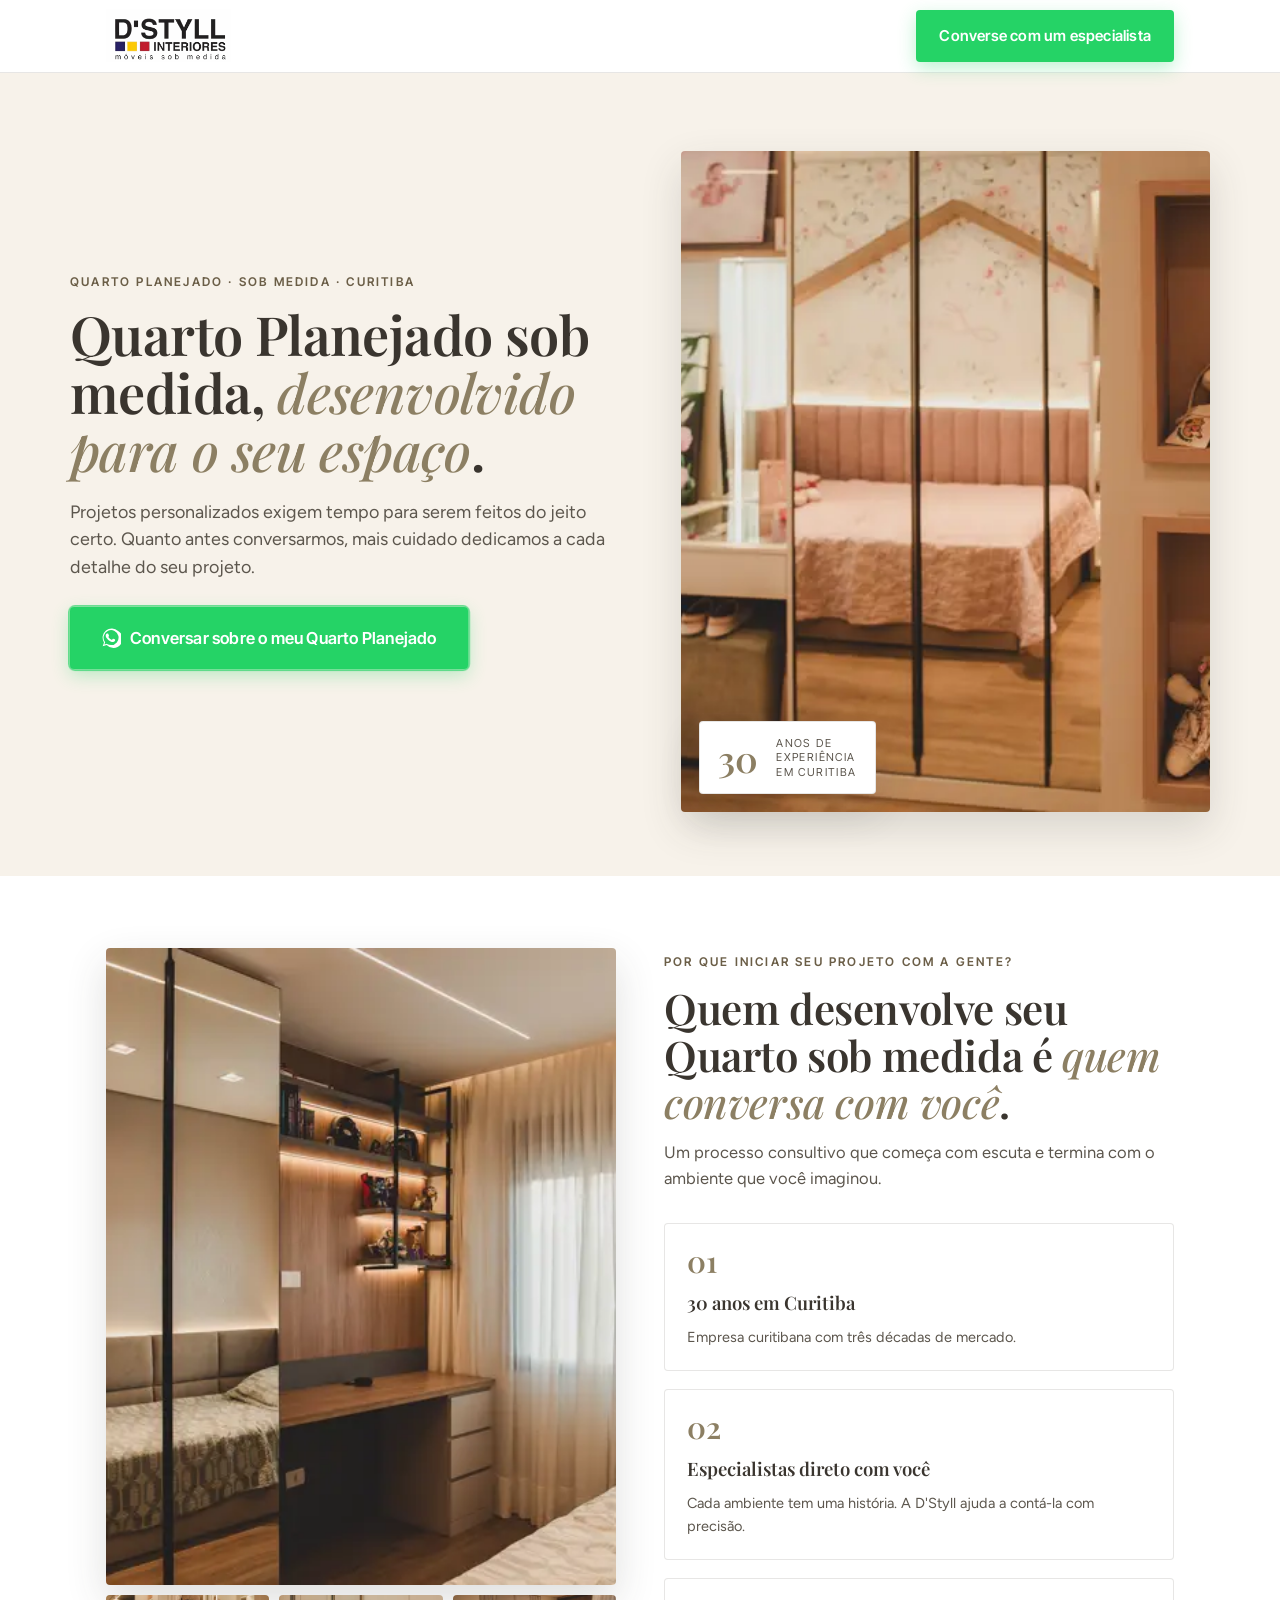
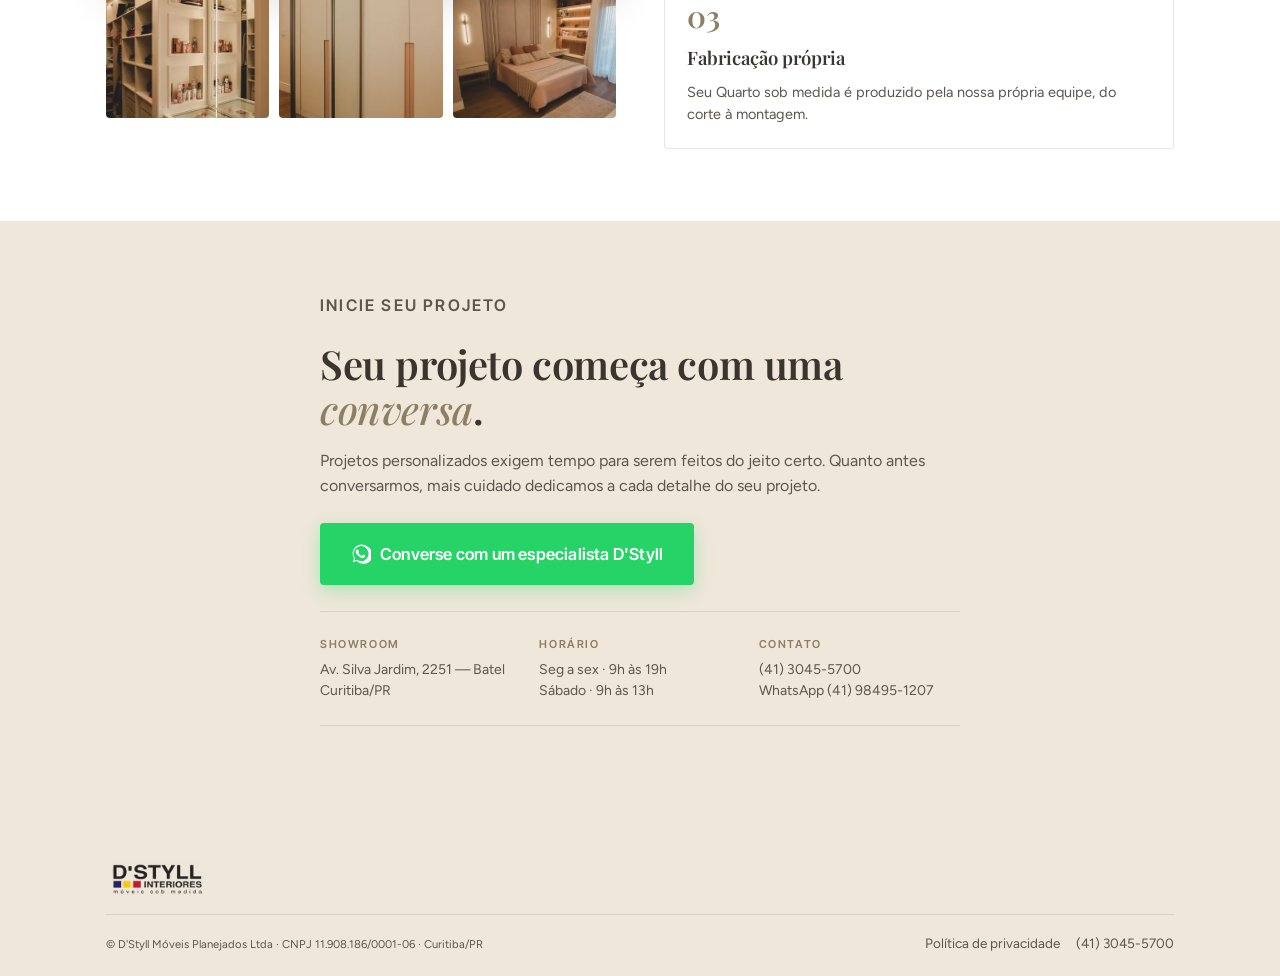
<file: quarto-planejado-google/index.html>
<!DOCTYPE html>
<html lang="pt-BR">
<head>
<meta charset="UTF-8">
<meta name="viewport" content="width=device-width, initial-scale=1, viewport-fit=cover">
<meta name="theme-color" content="#FFFFFF">

<!-- Google Ads D'Styll — gtag carregado após load para não bloquear LCP -->
<script>
  window.dataLayer = window.dataLayer || [];
  function gtag(){dataLayer.push(arguments);}
  gtag('js', new Date());
  gtag('config', 'AW-17156284701');
  window.addEventListener('load', function() {
    var s = document.createElement('script');
    s.src = 'https://www.googletagmanager.com/gtag/js?id=AW-17156284701';
    s.async = true;
    document.head.appendChild(s);
  });
</script>

<title>Quarto Planejado Sob Medida | Alto Padrão em Curitiba — D'Styll</title>
<meta name="description" content="Quarto planejado sob medida, desenvolvido para o seu espaço e em conformidade com o que você imaginou. Atendimento personalizado. Converse com um especialista D'Styll.">
<meta name="robots" content="index,follow,max-image-preview:large">
<link rel="canonical" href="https://destyll.com.br/quarto-planejado/">

<meta property="og:type" content="website">
<meta property="og:title" content="Quarto Planejado Sob Medida · Alto Padrão em Curitiba | D'Styll">
<meta property="og:description" content="Quarto planejado desenvolvido para o seu espaço, em conformidade com o que você imaginou.">
<meta property="og:image" content="https://destyll.com.br/quarto-planejado/imagens/quarto-showroom.jpg">
<meta property="og:locale" content="pt_BR">

<link rel="icon" type="image/png" href="imagens/logo.png">
<link rel="apple-touch-icon" href="imagens/logo.png">

<link rel="preconnect" href="https://fonts.googleapis.com">
<link rel="preconnect" href="https://fonts.gstatic.com" crossorigin>
<link rel="preload" as="image" href="imagens/quarto-showroom.webp" fetchpriority="high" imagesrcset="imagens/quarto-showroom-sm.webp 700w, imagens/quarto-showroom.webp 960w" imagesizes="(min-width:960px) calc(50vw - 56px), calc(100vw - 40px)">
<link rel="preload" as="style" href="https://fonts.googleapis.com/css2?family=Playfair+Display:ital,wght@0,500;0,600;0,700;1,500;1,600&family=Inter+Tight:wght@400;500;600;700&family=Figtree:wght@400;500;600;700&display=optional">
<link href="https://fonts.googleapis.com/css2?family=Playfair+Display:ital,wght@0,500;0,600;0,700;1,500;1,600&family=Inter+Tight:wght@400;500;600;700&family=Figtree:wght@400;500;600;700&display=optional" rel="stylesheet" media="print" onload="this.media='all'">
<noscript><link href="https://fonts.googleapis.com/css2?family=Playfair+Display:ital,wght@0,500;0,600;0,700;1,500;1,600&family=Inter+Tight:wght@400;500;600;700&family=Figtree:wght@400;500;600;700&display=optional" rel="stylesheet"></noscript>
<style>
:root{--fendi:#A99A7C;--fendi-2:#8C7F63;--cinza:#6E6A64;--bege:#EFE7DA;--bege-2:#F7F2EA;--ink:#3A352F;--ink-soft:#5C564D;--paper:#FFFFFF;--line:rgba(58,53,47,.12);--wpp:#25D366;--wpp-2:#1FB955;--shadow:0 6px 22px rgba(58,53,47,.10);--shadow-lg:0 16px 40px rgba(58,53,47,.16);--r:4px;--container:1140px;--f-display:"Playfair Display",Georgia,serif;--f-ui:"Inter Tight",system-ui,-apple-system,"Segoe UI",Roboto,Arial,sans-serif;--f-body:"Figtree",system-ui,-apple-system,"Segoe UI",Roboto,Arial,sans-serif}
*{box-sizing:border-box}html{scroll-behavior:smooth;-webkit-text-size-adjust:100%}body{margin:0;font-family:var(--f-body);font-size:16px;line-height:1.6;color:var(--ink);background:var(--paper);-webkit-font-smoothing:antialiased}img{max-width:100%;height:auto;display:block}a{color:inherit;text-decoration:none}ul{list-style:none;padding:0;margin:0}
.wrap{max-width:var(--container);margin:0 auto;padding:0 20px}@media(min-width:720px){.wrap{padding:0 36px}}
.skip{position:absolute;left:-9999px;top:0;background:var(--ink);color:#fff;padding:12px 16px;z-index:100}.skip:focus{left:8px;top:8px}
.nav{position:sticky;top:0;z-index:50;background:rgba(255,255,255,.97);backdrop-filter:saturate(160%) blur(8px);border-bottom:1px solid var(--line)}.nav-row{display:flex;align-items:center;justify-content:space-between;gap:12px;min-height:72px;flex-wrap:nowrap}.brand-logo{width:auto;height:44px;object-fit:contain;flex-shrink:0}@media(min-width:720px){.brand-logo{height:54px}}.nav-cta-short{display:inline}.nav-cta-full{display:none}@media(min-width:480px){.nav-cta-short{display:none}.nav-cta-full{display:inline}}
.btn{display:inline-flex;align-items:center;justify-content:center;gap:9px;padding:13px 22px;min-height:48px;font-family:var(--f-ui);font-size:15px;font-weight:600;border-radius:var(--r);border:1.5px solid transparent;cursor:pointer;transition:all .18s ease;letter-spacing:.2px;white-space:nowrap}.btn svg{flex-shrink:0;width:18px;height:18px;display:block}.btn-lg svg{width:20px;height:20px}.btn-wpp{background:var(--wpp);color:#fff;box-shadow:0 6px 18px rgba(37,211,102,.3)}.btn-wpp:hover{background:var(--wpp-2);transform:translateY(-1px);box-shadow:0 10px 24px rgba(37,211,102,.4)}.btn-ghost{background:transparent;color:var(--ink);border-color:var(--line)}.btn-ghost:hover{background:var(--bege)}.btn-lg{padding:17px 30px;font-size:16.5px;min-height:54px}.btn-block{display:flex;width:100%}
.cta-pulse{position:relative}.cta-pulse::after{content:"";position:absolute;inset:-3px;border-radius:calc(var(--r) + 3px);border:2px solid rgba(37,211,102,.65);animation:ctaPulse 2.2s ease-out infinite;pointer-events:none;will-change:transform,opacity}@keyframes ctaPulse{0%{opacity:.7;transform:scale(1)}70%{opacity:0;transform:scale(1.18)}100%{opacity:0;transform:scale(1.18)}}
.kicker{font-family:var(--f-ui);font-size:12px;font-weight:600;text-transform:uppercase;letter-spacing:2.2px;margin:0 0 14px;color:#6B5E47;display:inline-flex;align-items:center;gap:10px}.kicker::before{content:"";width:26px;height:2px;background:var(--fendi);display:inline-block}.kicker--plain::before{display:none}.kicker--lg{font-size:16px}
.hero{background:var(--bege-2);padding:28px 0 0;overflow:hidden}.hero-grid{display:grid;gap:32px;grid-template-columns:1fr;align-items:center;padding:30px 0 48px}@media(min-width:960px){.hero-grid{grid-template-columns:1.05fr 1fr;gap:56px;padding:50px 0 64px}}.hero-text{max-width:600px}.hero h1{font-family:var(--f-display);font-weight:600;font-size:clamp(32px,5.6vw,54px);line-height:1.08;margin:0 0 18px;letter-spacing:-.6px;color:var(--ink)}.hero h1 em{font-style:italic;color:var(--fendi-2);font-weight:500}.hero .lead{font-size:clamp(16px,1.4vw,18px);line-height:1.55;max-width:54ch;color:var(--ink-soft);margin:0 0 26px}.hero-cta{display:flex;flex-wrap:wrap;gap:14px;align-items:center;margin-bottom:26px}.hero-trust{display:flex;gap:12px;align-items:center;padding-top:18px;border-top:1px solid var(--line)}.hero-trust .stars{color:var(--fendi-2);letter-spacing:2px;font-size:17px}.hero-trust p{margin:0;font-size:13.5px;color:var(--ink-soft);line-height:1.4}
.hero-visual{position:relative}.hero-img{margin:0;overflow:hidden;border-radius:var(--r);aspect-ratio:4/5;box-shadow:var(--shadow-lg)}.hero-img img{width:100%;height:100%;object-fit:cover}.hero-img.ken img{animation:ken 18s ease-in-out infinite alternate;transform-origin:center 40%}@keyframes ken{0%{transform:scale(1.0)}100%{transform:scale(1.08)}}.hero-badge{position:absolute;left:18px;bottom:18px;background:var(--paper);color:var(--ink);padding:14px 18px;border-radius:var(--r);display:flex;align-items:center;gap:12px;box-shadow:var(--shadow-lg);border:1px solid var(--line);animation:floatBadge 4.6s ease-in-out infinite}@keyframes floatBadge{0%,100%{transform:translateY(0)}50%{transform:translateY(-6px)}}.hero-badge .num{font-family:var(--f-display);font-size:36px;font-weight:600;line-height:1;color:var(--fendi-2);display:inline-block;min-width:2ch;font-variant-numeric:tabular-nums}.hero-badge .lbl{font-family:var(--f-ui);font-size:11px;text-transform:uppercase;letter-spacing:1.4px;line-height:1.3;color:var(--ink-soft)}
.scroll-progress{position:fixed;top:0;left:0;right:0;height:3px;background:linear-gradient(90deg,var(--fendi),var(--fendi-2));transform-origin:left center;transform:scaleX(0);z-index:99;pointer-events:none;transition:transform .08s linear}
#lightbox{border:0;padding:0;background:rgba(58,53,47,.96);max-width:96vw;max-height:96vh;width:auto;height:auto;border-radius:var(--r);color:#fff}#lightbox::backdrop{background:rgba(58,53,47,.86)}#lightbox img{max-width:96vw;max-height:90vh;object-fit:contain}.lb-close{position:absolute;top:10px;right:14px;background:transparent;border:0;color:#fff;font-size:34px;line-height:1;cursor:pointer}
.section{padding:72px 0}.section-bege{background:var(--bege)}.section-head{max-width:680px;margin:0 auto 44px;text-align:center}.section-head h2{font-family:var(--f-display);font-weight:600;font-size:clamp(28px,4.2vw,42px);line-height:1.12;letter-spacing:-.4px;margin:0 0 14px;color:var(--ink)}.section-head h2 em{font-style:italic;color:var(--fendi-2);font-weight:500}.section-sub{color:var(--ink-soft);font-size:16.5px;max-width:58ch;margin:0 auto;line-height:1.55}
.dif-split{display:grid;gap:32px;grid-template-columns:1fr;align-items:start}@media(min-width:900px){.dif-split{grid-template-columns:1fr 1fr;gap:48px}}.dif-gallery-main{margin:0;overflow:hidden;border-radius:var(--r);aspect-ratio:4/5;box-shadow:var(--shadow-lg);cursor:zoom-in}.dif-gallery-main img{width:100%;height:100%;object-fit:cover}.dif-gallery-row{display:grid;gap:10px;grid-template-columns:repeat(3,1fr);margin-top:10px}.dif-gallery-row figure{margin:0;overflow:hidden;border-radius:var(--r);aspect-ratio:4/3;cursor:zoom-in}.dif-gallery-row img{width:100%;height:100%;object-fit:cover}.g-item img{transition:transform .5s ease}.g-item:hover img{transform:scale(1.05)}
.dif-head{text-align:left;max-width:none;margin:0 0 32px}.dif-list{display:flex;flex-direction:column;gap:18px;list-style:none;padding:0;margin:0}.dif{background:var(--paper);border:1px solid var(--line);border-radius:var(--r);padding:22px 22px;text-align:left;position:relative;transition:transform .25s ease,box-shadow .25s ease,border-color .25s ease}.dif:hover{box-shadow:var(--shadow);border-color:var(--fendi)}.dif::after{content:"";position:absolute;left:0;right:0;bottom:0;height:3px;background:var(--fendi);transform:scaleX(0);transform-origin:left;transition:transform .4s cubic-bezier(.2,.7,.3,1)}.dif:hover::after{transform:scaleX(1)}@media(hover:hover) and (pointer:fine){.dif{transform-style:preserve-3d}}.dif .dif-num{font-family:var(--f-display);font-size:30px;color:var(--fendi-2);font-weight:600;line-height:1;display:block;margin-bottom:12px}.dif h3{font-family:var(--f-display);font-weight:600;font-size:18.5px;margin:0 0 8px;color:var(--ink)}.dif p{margin:0;font-size:14.5px;color:var(--ink-soft);line-height:1.55}
.contact-grid{display:grid;gap:40px;grid-template-columns:1fr}@media(min-width:960px){.contact-grid{grid-template-columns:1.1fr 1fr;gap:56px}}.contact-text--solo{max-width:640px;margin:0 auto}@media(min-width:960px){.contact-grid:has(.contact-text--solo){grid-template-columns:1fr}}.contact-text h2{font-family:var(--f-display);font-weight:600;font-size:clamp(28px,4vw,40px);line-height:1.12;letter-spacing:-.4px;margin:0 0 16px;color:var(--ink)}.contact-text h2 em{font-style:italic;color:var(--fendi-2);font-weight:500}.contact-text>p{color:var(--ink-soft);font-size:16px;line-height:1.6;margin:0 0 24px}.contact-info{display:grid;gap:18px;grid-template-columns:1fr;margin-bottom:20px;padding:24px 0;border-top:1px solid var(--line);border-bottom:1px solid var(--line)}@media(min-width:600px){.contact-info{grid-template-columns:repeat(3,1fr)}}.trust-row{display:flex;flex-wrap:wrap;gap:10px 22px;margin:22px 0 0;padding-top:18px;border-top:1px solid var(--line)}.trust-row li{font-size:13.5px;color:var(--ink-soft);display:flex;align-items:center;gap:6px}.trust-row strong{color:var(--fendi-2);font-family:var(--f-ui);font-weight:700}.contact-info>div{font-size:14px;color:var(--ink-soft);line-height:1.5}.contact-info strong{display:block;font-family:var(--f-ui);font-size:11px;font-weight:600;color:var(--fendi-2);text-transform:uppercase;letter-spacing:1.6px;margin-bottom:6px}
.site-footer{background:var(--bege);color:var(--ink-soft);padding:40px 0 22px;font-size:13.5px}.footer-row{display:flex;flex-wrap:wrap;justify-content:space-between;gap:16px;align-items:center;border-top:1px solid var(--line);padding-top:18px;margin-top:8px}.footer-brand{display:flex;align-items:center;gap:14px;margin-bottom:18px}.footer-brand img{height:38px}.footer-links{display:flex;gap:16px;flex-wrap:wrap}.footer-links a:hover{color:var(--fendi-2)}
.reveal{opacity:0;transform:translateY(22px);transition:opacity .6s ease,transform .6s ease}.reveal.is-in{opacity:1;transform:translateY(0)}.reveal.delay-1{transition-delay:.08s}.reveal.delay-2{transition-delay:.16s}.reveal.delay-3{transition-delay:.24s}
:focus-visible{outline:2px solid var(--fendi-2);outline-offset:2px}@media(prefers-reduced-motion:reduce){*,*::before,*::after{animation:none!important;transition:none!important}html{scroll-behavior:auto}.reveal{opacity:1;transform:none}}
</style>

<script type="application/ld+json">
{
  "@context": "https://schema.org",
  "@type": "HomeAndConstructionBusiness",
  "name": "D'Styll Móveis Planejados",
  "image": "https://destyll.com.br/quarto-planejado/imagens/quarto-showroom.jpg",
  "telephone": "+554130455700",
  "priceRange": "$$",
  "address": {
    "@type": "PostalAddress",
    "streetAddress": "Av. Silva Jardim, 2251 — Batel",
    "addressLocality": "Curitiba",
    "addressRegion": "PR",
    "addressCountry": "BR"
  },
  "openingHoursSpecification": [
    { "@type": "OpeningHoursSpecification", "dayOfWeek": ["Monday","Tuesday","Wednesday","Thursday","Friday"], "opens": "09:00", "closes": "19:00" },
    { "@type": "OpeningHoursSpecification", "dayOfWeek": "Saturday", "opens": "09:00", "closes": "13:00" }
  ],
  "areaServed": "Curitiba",
  "makesOffer": { "@type": "Offer", "itemOffered": { "@type": "Service", "name": "Quarto planejado sob medida" } }
}
</script>
</head>

<body>

<a class="skip" href="#main">Pular para o conteúdo</a>
<div class="scroll-progress" aria-hidden="true"></div>

<header class="nav" id="top">
  <div class="wrap nav-row">
    <a class="brand" href="#top" aria-label="D'Styll Interiores">
      <picture><source srcset="imagens/logo-sm.webp 240w, imagens/logo.webp 761w" sizes="(min-width:720px) 126px, 102px" type="image/webp"><img class="brand-logo" src="imagens/logo.png" alt="D'Styll Interiores — móveis sob medida" width="102" height="44"></picture>
    </a>
    <a class="btn btn-wpp" href="https://wa.me/5541984951207?text=Ol%C3%A1%2C%20vim%20do%20site%20D%27Styll.%20Quero%20conversar%20sobre%20o%20meu%20projeto%20de%20quarto%20planejado." rel="nofollow noopener" target="_blank">
      <span class="nav-cta-short">Converse</span>
      <span class="nav-cta-full">Converse com um especialista</span>
    </a>
  </div>
</header>

<main id="main">

  <!-- DOBRA 1 — HERO -->
  <section class="hero">
    <div class="wrap hero-grid">
      <div class="hero-text">
        <p class="kicker kicker--plain">Quarto planejado · sob medida · Curitiba</p>
        <h1>Quarto Planejado sob medida, <em>desenvolvido para o seu espaço</em>.</h1>
        <p class="lead">Projetos personalizados exigem tempo para serem feitos do jeito certo. Quanto antes conversarmos, mais cuidado dedicamos a cada detalhe do seu projeto.</p>
        <div class="hero-cta">
          <a class="btn btn-wpp btn-lg cta-pulse" href="https://wa.me/5541984951207?text=Ol%C3%A1%2C%20vim%20do%20site%20D%27Styll.%20Quero%20conversar%20sobre%20o%20meu%20projeto%20de%20quarto%20planejado." rel="nofollow noopener" target="_blank">
            <svg width="20" height="20" viewBox="0 0 24 24" aria-hidden="true"><path fill="currentColor" d="M20.5 3.5A11 11 0 0 0 3.6 17.3L2 22l4.8-1.6A11 11 0 1 0 20.5 3.5Zm-8.6 17a9 9 0 0 1-4.6-1.3l-.3-.2-2.9.9.9-2.8-.2-.3a9 9 0 1 1 7.1 3.7Zm5-6.7c-.3-.1-1.7-.8-1.9-.9-.3-.1-.5-.1-.7.1-.2.3-.8.9-1 1.1-.2.2-.4.2-.6.1a7.4 7.4 0 0 1-3.7-3.2c-.3-.4.3-.4.7-1.3 0-.2 0-.4-.1-.5l-.9-2.2c-.2-.5-.5-.4-.7-.4h-.6c-.2 0-.5.1-.8.4a3 3 0 0 0-1 2.3 5.2 5.2 0 0 0 1.1 2.7 12 12 0 0 0 4.7 4.1c.7.3 1.2.5 1.6.6.7.2 1.3.2 1.8.1.6-.1 1.7-.7 2-1.4.2-.7.2-1.3.2-1.4-.1-.1-.3-.2-.6-.3Z"/></svg>
            Conversar sobre o meu Quarto Planejado
          </a>
        </div>
      </div>

      <div class="hero-visual">
        <figure class="hero-img ken">
          <picture>
            <source srcset="imagens/quarto-showroom-sm.webp 700w, imagens/quarto-showroom.webp 960w" sizes="(min-width:960px) calc(50vw - 56px), calc(100vw - 40px)" type="image/webp">
            <img src="imagens/quarto-showroom.jpg" alt="Quarto planejado D'Styll — ambiente sob medida em Curitiba" width="960" height="640" fetchpriority="high">
          </picture>
        </figure>
        <div class="hero-badge">
          <span class="num stat-num" data-count="30">0</span>
          <span class="lbl">anos de<br>experiência<br>em Curitiba</span>
        </div>
      </div>
    </div>
  </section>

  <!-- DOBRA 2 — DIFERENCIAIS + GALERIA -->
  <section class="section" id="diferenciais">
    <div class="wrap">
      <div class="dif-split">
        <div class="dif-gallery">
          <figure class="g-item dif-gallery-main" data-src="imagens/ambiente-principal.jpg" tabindex="0" role="button" aria-label="Ampliar foto do ambiente planejado"><picture><source srcset="imagens/ambiente-principal-sm.webp 700w, imagens/ambiente-principal.webp 960w" sizes="(min-width:900px) calc(50vw - 60px), calc(100vw - 40px)" type="image/webp"><img src="imagens/ambiente-principal.jpg" alt="Ambiente de quarto planejado D'Styll — móveis sob medida com acabamento de alto padrão" loading="lazy" width="960" height="640"></picture></figure>
          <div class="dif-gallery-row">
            <figure class="g-item" data-src="imagens/detalhe-01.jpg" tabindex="0" role="button" aria-label="Ampliar detalhe de móvel planejado para quarto"><picture><source srcset="imagens/detalhe-01-sm.webp 400w, imagens/detalhe-01.webp 960w" sizes="(min-width:900px) 185px, 33vw" type="image/webp"><img src="imagens/detalhe-01.jpg" alt="Detalhe de móvel planejado para quarto com acabamento premium — D'Styll Curitiba" loading="lazy" width="960" height="1440"></picture></figure>
            <figure class="g-item" data-src="imagens/detalhe-02.jpg" tabindex="0" role="button" aria-label="Ampliar ambiente de quarto planejado D'Styll"><picture><source srcset="imagens/detalhe-02-sm.webp 400w, imagens/detalhe-02.webp 960w" sizes="(min-width:900px) 185px, 33vw" type="image/webp"><img src="imagens/detalhe-02.jpg" alt="Ambiente de quarto planejado D'Styll — projeto personalizado para o seu espaço" loading="lazy" width="960" height="1440"></picture></figure>
            <figure class="g-item" data-src="imagens/detalhe-03.jpg" tabindex="0" role="button" aria-label="Ampliar detalhe de acabamento"><picture><source srcset="imagens/detalhe-03-sm.webp 400w, imagens/detalhe-03.webp 960w" sizes="(min-width:900px) 185px, 33vw" type="image/webp"><img src="imagens/detalhe-03.jpg" alt="Detalhe de execução de móvel planejado para quarto — fabricação própria D'Styll" loading="lazy" width="960" height="640"></picture></figure>
          </div>
        </div>

        <div class="dif-content">
          <header class="section-head dif-head">
            <p class="kicker kicker--plain">Por que iniciar seu projeto com a gente?</p>
            <h2>Quem desenvolve seu Quarto sob medida é <em>quem conversa com você</em>.</h2>
            <p class="section-sub">Um processo consultivo que começa com escuta e termina com o ambiente que você imaginou.</p>
          </header>

          <ol class="dif-list">
            <li class="dif">
              <span class="dif-num">01</span>
              <h3>30 anos em Curitiba</h3>
              <p>Empresa curitibana com três décadas de mercado.</p>
            </li>
            <li class="dif">
              <span class="dif-num">02</span>
              <h3>Especialistas direto com você</h3>
              <p>Cada ambiente tem uma história. A D'Styll ajuda a contá-la com precisão.</p>
            </li>
            <li class="dif">
              <span class="dif-num">03</span>
              <h3>Fabricação própria</h3>
              <p>Seu Quarto sob medida é produzido pela nossa própria equipe, do corte à montagem.</p>
            </li>
          </ol>
        </div>
      </div>
    </div>
  </section>

  <!-- DOBRA 3 — CONTATO -->
  <section class="section section-bege" id="contato">
    <div class="wrap contact-grid">

      <div class="contact-text contact-text--solo">
        <p class="kicker kicker--plain kicker--lg">Inicie seu projeto</p>
        <h2>Seu projeto começa com uma <em>conversa</em>.</h2>
        <p>Projetos personalizados exigem tempo para serem feitos do jeito certo. Quanto antes conversarmos, mais cuidado dedicamos a cada detalhe do seu projeto.</p>

        <div class="hero-cta" style="margin-top:8px;">
          <a class="btn btn-wpp btn-lg" href="https://wa.me/5541984951207?text=Ol%C3%A1%2C%20vim%20do%20site%20D%27Styll.%20Quero%20conversar%20sobre%20o%20meu%20projeto%20de%20quarto%20planejado." rel="nofollow noopener" target="_blank">
            <svg width="20" height="20" viewBox="0 0 24 24" aria-hidden="true"><path fill="currentColor" d="M20.5 3.5A11 11 0 0 0 3.6 17.3L2 22l4.8-1.6A11 11 0 1 0 20.5 3.5Zm-8.6 17a9 9 0 0 1-4.6-1.3l-.3-.2-2.9.9.9-2.8-.2-.3a9 9 0 1 1 7.1 3.7Zm5-6.7c-.3-.1-1.7-.8-1.9-.9-.3-.1-.5-.1-.7.1-.2.3-.8.9-1 1.1-.2.2-.4.2-.6.1a7.4 7.4 0 0 1-3.7-3.2c-.3-.4.3-.4.7-1.3 0-.2 0-.4-.1-.5l-.9-2.2c-.2-.5-.5-.4-.7-.4h-.6c-.2 0-.5.1-.8.4a3 3 0 0 0-1 2.3 5.2 5.2 0 0 0 1.1 2.7 12 12 0 0 0 4.7 4.1c.7.3 1.2.5 1.6.6.7.2 1.3.2 1.8.1.6-.1 1.7-.7 2-1.4.2-.7.2-1.3.2-1.4-.1-.1-.3-.2-.6-.3Z"/></svg>
            Converse com um especialista D'Styll
          </a>
        </div>

        <div class="contact-info">
          <div>
            <strong>Showroom</strong>
            Av. Silva Jardim, 2251 — Batel<br>Curitiba/PR
          </div>
          <div>
            <strong>Horário</strong>
            Seg a sex · 9h às 19h<br>Sábado · 9h às 13h
          </div>
          <div>
            <strong>Contato</strong>
            <a href="tel:+554130455700">(41) 3045-5700</a><br>
            <a href="https://wa.me/5541984951207" rel="nofollow noopener" target="_blank">WhatsApp (41) 98495-1207</a>
          </div>
        </div>

      </div>

    </div>
  </section>

</main>

<footer class="site-footer">
  <div class="wrap">
    <div class="footer-brand">
      <picture><source srcset="imagens/logo-sm.webp 240w, imagens/logo.webp 761w" sizes="100px" type="image/webp"><img src="imagens/logo.png" alt="D'Styll Interiores" width="100" height="43"></picture>
    </div>
    <div class="footer-row">
      <small>© D'Styll Móveis Planejados Ltda · CNPJ 11.908.186/0001-06 · Curitiba/PR</small>
      <div class="footer-links">
        <a href="politica-privacidade.html">Política de privacidade</a>
        <a href="tel:+554130455700">(41) 3045-5700</a>
      </div>
    </div>
  </div>
</footer>

<!-- Lightbox -->
<dialog id="lightbox" aria-label="Foto ampliada">
  <button class="lb-close" aria-label="Fechar">×</button>
  <img id="lb-img" alt="">
</dialog>


<!-- Conversão Google Ads — clique no WhatsApp -->
<script>
  document.addEventListener('DOMContentLoaded', function () {
    document.querySelectorAll('a[href*="wa.me"], a[href*="api.whatsapp.com"]').forEach(function (a) {
      a.addEventListener('click', function () {
        if (typeof gtag === 'function') {
          gtag('event', 'conversion', { 'send_to': 'AW-17156284701/26KrCPHPoI0cEJ3C4PQ_' });
        }
      });
    });
  });
</script>

<script src="script.js" defer></script>
</body>
</html>
</file>
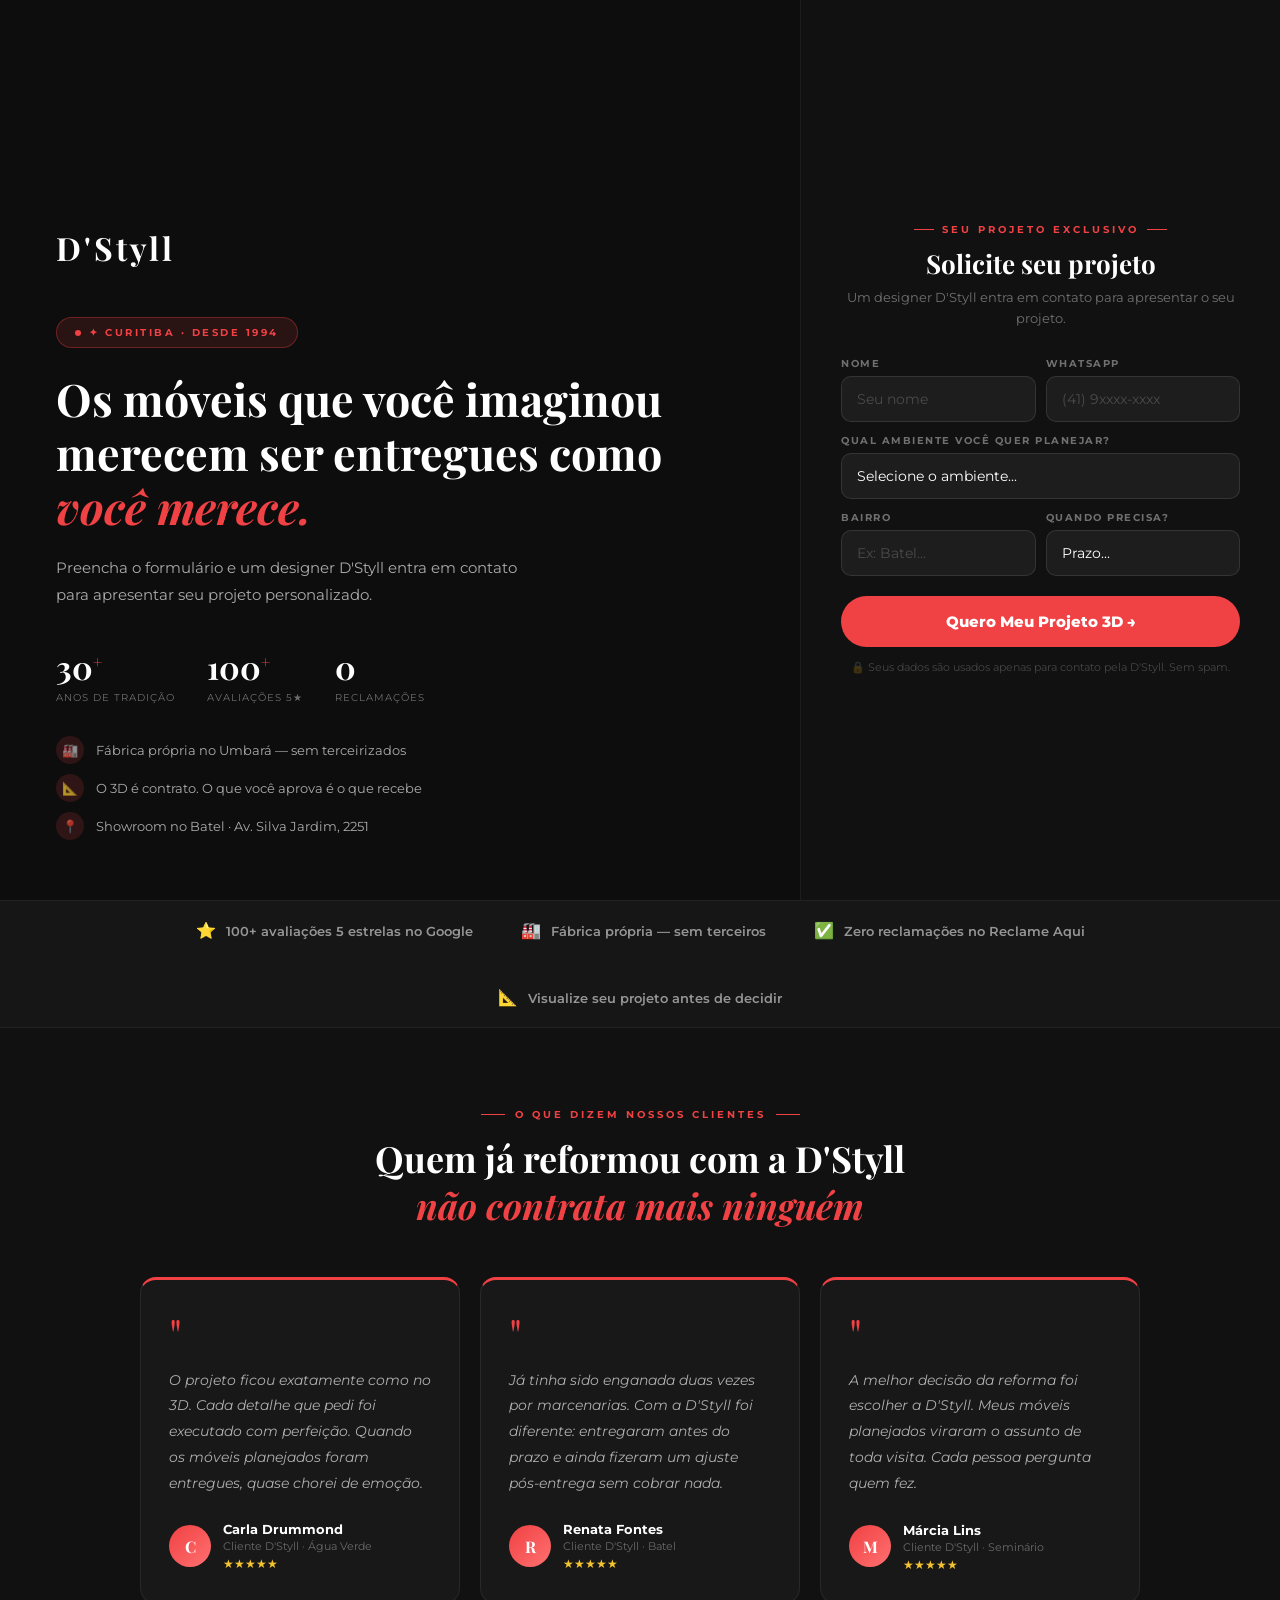
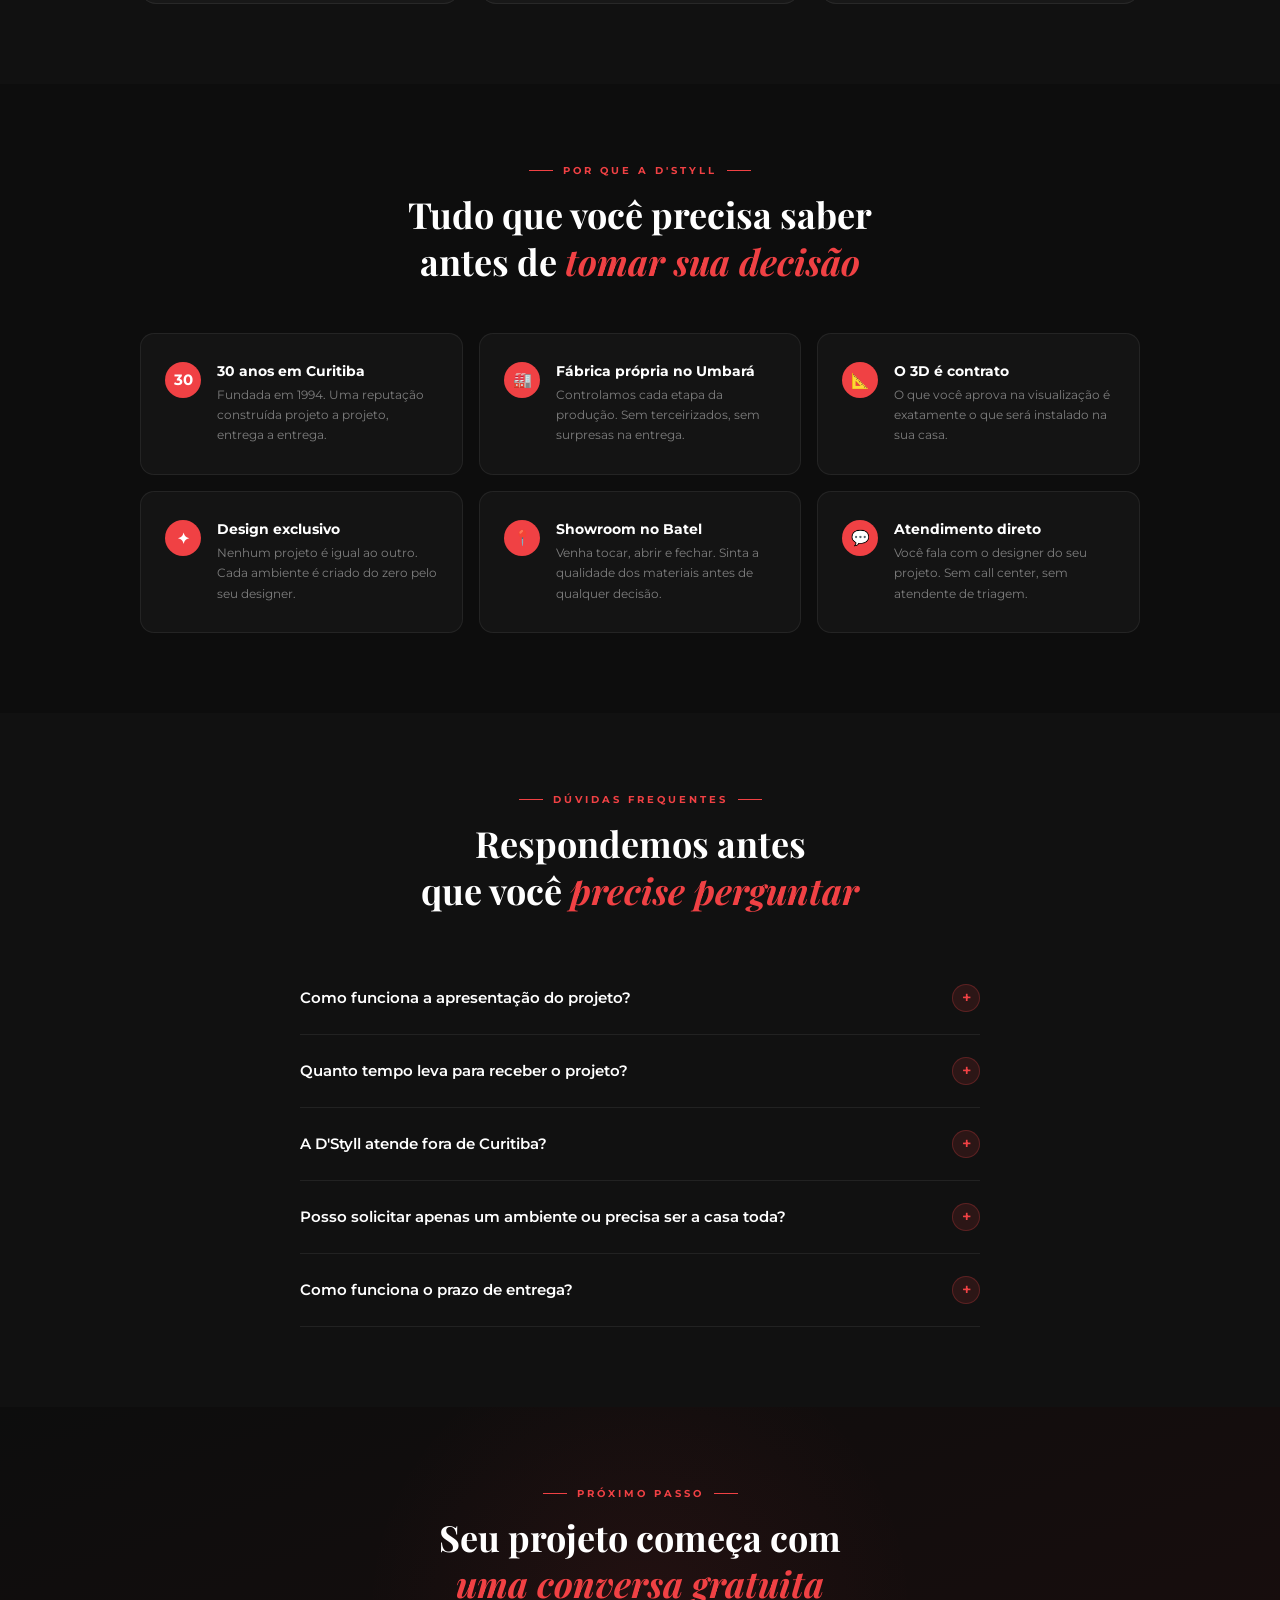
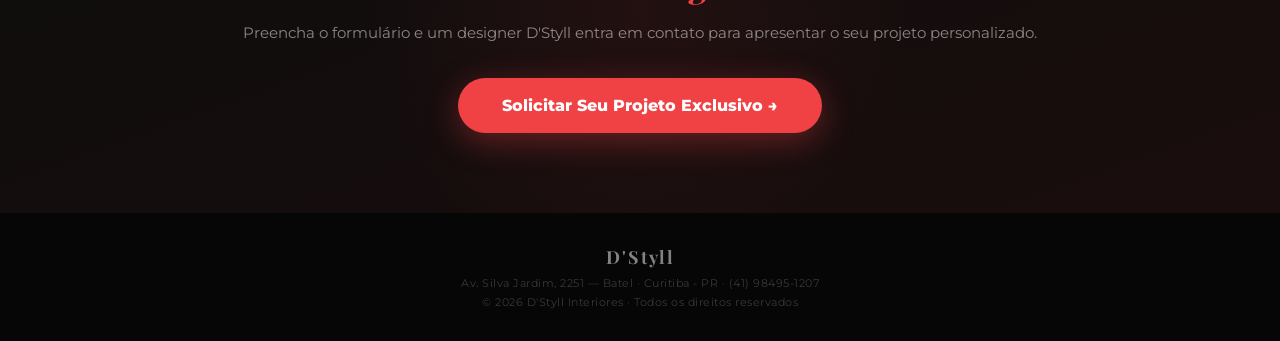
<file: moveis-planejados/formulario/index.html>
<!DOCTYPE html>
<html lang="pt-BR">
<head>
  <meta charset="UTF-8">
  <meta name="viewport" content="width=device-width, initial-scale=1.0">
  <title>D'Styll — Solicite seu Projeto de Móveis Planejados</title>
  <meta name="description" content="Preencha o formulário e receba seu projeto de móveis planejados. D'Styll Interiores — 30 anos em Curitiba.">
  <link href="https://fonts.googleapis.com/css2?family=Montserrat:wght@300;400;500;600;700;800;900&family=Playfair+Display:ital,wght@0,400;0,600;0,700;1,400;1,600&display=swap" rel="stylesheet">
  <style>
    *, *::before, *::after { box-sizing: border-box; margin: 0; padding: 0; }
    :root {
      --dark: #1a1a1a;
      --red: #f04144;
      --red-dark: #c72d30;
      --gold: #C4A35A;
      --gold-light: #E8C97A;
      --white: #ffffff;
      --green-wp: #25D366;
      --green-wp-dark: #1DA851;
      --gray: #888;
      --cream: #F8F4EE;
    }
    html { scroll-behavior: smooth; }
    body {
      font-family: 'Montserrat', sans-serif;
      background: #0d0d0d;
      color: var(--white);
    }

    /* ─── HERO SPLIT ─── */
    .hero-split {
      display: grid;
      grid-template-columns: 1fr 480px;
      min-height: 100vh;
    }
    @media (max-width: 960px) {
      .hero-split { grid-template-columns: 1fr; }
      .side-left { min-height: 420px; }
      .side-right { padding: 48px 24px; }
    }

    .side-left {
      position: relative;
      overflow: hidden;
      display: flex;
      flex-direction: column;
      justify-content: flex-end;
      padding: 60px 56px;
    }
    .side-bg {
      position: absolute; inset: 0;
      background-image: url('https://images.unsplash.com/photo-1556909114-f6e7ad7d3136?w=1400&q=80');
      background-size: cover; background-position: center;
    }
    .side-overlay {
      position: absolute; inset: 0;
      background: linear-gradient(160deg, rgba(13,13,13,0.45) 0%, rgba(13,13,13,0.88) 100%);
    }
    .side-content { position: relative; z-index: 2; }
    .side-logo {
      font-family: 'Playfair Display', serif;
      font-size: 32px; font-weight: 700;
      color: var(--white); letter-spacing: 3px;
      margin-bottom: 48px;
    }
    .side-badge {
      display: inline-flex; align-items: center; gap: 8px;
      background: rgba(240,65,68,0.12);
      border: 1px solid rgba(240,65,68,0.35);
      color: var(--red);
      font-size: 10px; font-weight: 700; letter-spacing: 2.5px;
      text-transform: uppercase; padding: 8px 18px; border-radius: 50px;
      margin-bottom: 24px;
    }
    .side-badge-dot { width: 6px; height: 6px; background: var(--red); border-radius: 50%; animation: blink 1.5s infinite; }
    @keyframes blink { 0%,100%{opacity:1} 50%{opacity:0.2} }
    .side-title {
      font-family: 'Playfair Display', serif;
      font-size: clamp(28px, 3.5vw, 46px); font-weight: 700;
      line-height: 1.2; color: var(--white); margin-bottom: 20px;
    }
    .side-title em { font-style: italic; color: var(--red); }
    .side-desc {
      font-size: 15px; line-height: 1.85;
      color: rgba(255,255,255,0.65); max-width: 480px; margin-bottom: 36px;
    }
    .side-stats { display: flex; gap: 32px; flex-wrap: wrap; margin-bottom: 32px; }
    .side-stat-num {
      font-family: 'Playfair Display', serif;
      font-size: 32px; font-weight: 700; color: var(--white);
    }
    .side-stat-num sup { font-size: 16px; color: var(--red); }
    .side-stat-label { font-size: 10px; color: rgba(255,255,255,0.4); letter-spacing: 1px; text-transform: uppercase; margin-top: 3px; }
    .side-trust { display: flex; flex-direction: column; gap: 10px; }
    .trust-item { display: flex; align-items: center; gap: 12px; font-size: 13px; color: rgba(255,255,255,0.65); }
    .trust-icon {
      width: 28px; height: 28px; background: rgba(240,65,68,0.15);
      border-radius: 50%; display: flex; align-items: center; justify-content: center;
      font-size: 13px; flex-shrink: 0;
    }

    /* ─── FORMULÁRIO ─── */
    .side-right {
      background: #111;
      display: flex; align-items: center; justify-content: center;
      padding: 60px 40px;
      border-left: 1px solid rgba(255,255,255,0.05);
    }
    .form-card { width: 100%; max-width: 400px; }
    .form-eyebrow {
      font-size: 10px; font-weight: 700; letter-spacing: 3px;
      text-transform: uppercase; color: var(--red); margin-bottom: 10px;
      display: flex; align-items: center; justify-content: center; gap: 8px;
    }
    .form-eyebrow::before, .form-eyebrow::after { content:''; display:inline-block; width:20px; height:1px; background:var(--red); }
    .form-title { font-family:'Playfair Display',serif; font-size:26px; font-weight:700; color:var(--white); margin-bottom:6px; text-align:center; }
    .form-subtitle { font-size:13px; color:rgba(255,255,255,0.4); line-height:1.6; text-align:center; margin-bottom:28px; }
    .form-group { margin-bottom: 12px; }
    .form-group label { display:block; font-size:10px; font-weight:700; letter-spacing:1.5px; text-transform:uppercase; color:rgba(255,255,255,0.4); margin-bottom:6px; }
    .form-group input, .form-group select {
      width:100%; background:rgba(255,255,255,0.05); border:1px solid rgba(255,255,255,0.1);
      border-radius:10px; padding:13px 15px; font-family:'Montserrat',sans-serif;
      font-size:14px; color:var(--white); outline:none;
      transition:border-color 0.3s, background 0.3s; -webkit-appearance:none;
    }
    .form-group select option { background:#111; color:var(--white); }
    .form-group input::placeholder { color:rgba(255,255,255,0.2); }
    .form-group input:focus, .form-group select:focus { border-color:var(--red); background:rgba(240,65,68,0.05); }
    .form-row { display:grid; grid-template-columns:1fr 1fr; gap:10px; }
    @media(max-width:500px){ .form-row { grid-template-columns:1fr; } }
    .btn-submit {
      width:100%; background:var(--red); color:var(--white); border:none;
      border-radius:50px; padding:16px; font-family:'Montserrat',sans-serif;
      font-size:15px; font-weight:800; cursor:pointer; margin-top:8px;
      transition:all 0.3s; position:relative; overflow:hidden;
    }
    .btn-submit::before { content:''; position:absolute; top:-50%; left:-60%; width:40%; height:200%; background:rgba(255,255,255,0.15); transform:skewX(-20deg); animation:shine 3s infinite; }
    .btn-submit:hover { background:var(--red-dark); transform:translateY(-2px); box-shadow:0 8px 28px rgba(240,65,68,0.45); }
    .form-privacy { font-size:11px; color:rgba(255,255,255,0.22); text-align:center; margin-top:12px; line-height:1.6; }
    .thank-you { display:none; text-align:center; padding:20px 0; animation:fadeUp 0.5s ease; }
    .thank-you-icon { font-size:56px; margin-bottom:16px; }
    .thank-you h3 { font-family:'Playfair Display',serif; font-size:24px; color:var(--white); margin-bottom:12px; }
    .thank-you p { font-size:14px; color:rgba(255,255,255,0.55); line-height:1.7; }

    /* ─── BARRA TRUST ─── */
    .trust-bar {
      background: #161616;
      border-top: 1px solid rgba(255,255,255,0.05);
      border-bottom: 1px solid rgba(255,255,255,0.05);
      padding: 20px 40px;
      display: flex;
      align-items: center;
      justify-content: center;
      gap: 48px;
      flex-wrap: wrap;
    }
    .trust-bar-item {
      display: flex; align-items: center; gap: 10px;
      font-size: 13px; font-weight: 600;
      color: rgba(255,255,255,0.55);
    }
    .trust-bar-item span { color: var(--red); font-size: 16px; }

    /* ─── DEPOIMENTOS ─── */
    .section-dep {
      background: #111;
      padding: 80px 40px;
    }
    .sec-eyebrow {
      font-size: 10px; font-weight: 700; letter-spacing: 3px;
      text-transform: uppercase; color: var(--red);
      display: flex; align-items: center; justify-content: center; gap: 10px;
      margin-bottom: 14px;
    }
    .sec-eyebrow::before, .sec-eyebrow::after { content:''; flex:0 0 24px; height:1px; background:var(--red); }
    .sec-title {
      font-family: 'Playfair Display', serif;
      font-size: clamp(24px, 3vw, 36px); font-weight: 700;
      color: var(--white); text-align: center; margin-bottom: 48px; line-height: 1.3;
    }
    .sec-title em { font-style: italic; color: var(--red); }
    .dep-grid {
      display: grid;
      grid-template-columns: repeat(auto-fit, minmax(280px, 1fr));
      gap: 20px;
      max-width: 1000px;
      margin: 0 auto;
    }
    .dep-card {
      background: rgba(255,255,255,0.03);
      border: 1px solid rgba(255,255,255,0.07);
      border-top: 3px solid var(--red);
      border-radius: 16px;
      padding: 32px 28px;
      opacity: 0; transform: translateY(20px);
      transition: all 0.35s;
    }
    .dep-card.visible { animation: fadeUp 0.6s ease forwards; }
    .dep-card:hover { background: rgba(255,255,255,0.05); transform: translateY(-4px); }
    .dep-quote { font-family:'Playfair Display',serif; font-size:44px; color:var(--red); line-height:1; margin-bottom:12px; }
    .dep-text { font-size:14px; line-height:1.85; color:rgba(255,255,255,0.65); font-style:italic; margin-bottom:24px; }
    .dep-author { display:flex; align-items:center; gap:12px; }
    .dep-avatar {
      width:42px; height:42px; border-radius:50%;
      background:linear-gradient(135deg,var(--red),#ff7070);
      display:flex; align-items:center; justify-content:center;
      font-size:16px; font-weight:700; color:var(--white);
      font-family:'Playfair Display',serif; flex-shrink:0;
    }
    .dep-name { font-weight:700; font-size:13px; color:var(--white); }
    .dep-detail { font-size:11px; color:rgba(255,255,255,0.35); margin-top:2px; }
    .dep-stars { color:#F4C430; font-size:12px; margin-top:3px; }

    /* ─── DIFERENCIAIS ─── */
    .section-diff {
      background: #0d0d0d;
      padding: 80px 40px;
    }
    .diff-grid {
      display: grid;
      grid-template-columns: repeat(auto-fit, minmax(240px, 1fr));
      gap: 16px;
      max-width: 1000px;
      margin: 0 auto;
    }
    .diff-item {
      background: rgba(255,255,255,0.03);
      border: 1px solid rgba(255,255,255,0.07);
      border-radius: 14px;
      padding: 28px 24px;
      display: flex; gap: 16px; align-items: flex-start;
      opacity: 0; transform: translateY(16px);
      transition: all 0.35s;
    }
    .diff-item.visible { animation: fadeUp 0.5s ease forwards; }
    .diff-item:hover { background:rgba(240,65,68,0.05); border-color:rgba(240,65,68,0.2); transform:translateY(-3px); }
    .diff-icon {
      width:36px; height:36px; background:var(--red); border-radius:50%;
      display:flex; align-items:center; justify-content:center;
      font-size:15px; flex-shrink:0; color:white; font-weight:700;
    }
    .diff-title { font-weight:700; font-size:14px; color:var(--white); margin-bottom:5px; }
    .diff-desc { font-size:12px; line-height:1.7; color:rgba(255,255,255,0.45); }

    /* ─── FAQ ─── */
    .section-faq {
      background: #111;
      padding: 80px 40px;
    }
    .faq-list { max-width: 680px; margin: 0 auto; }
    .faq-item {
      border-bottom: 1px solid rgba(255,255,255,0.07);
      padding: 0;
      overflow: hidden;
    }
    .faq-question {
      display: flex; align-items: center; justify-content: space-between;
      gap: 16px;
      padding: 22px 0;
      cursor: pointer;
      font-size: 15px; font-weight: 600; color: var(--white);
      transition: color 0.3s;
      user-select: none;
    }
    .faq-question:hover { color: var(--red); }
    .faq-icon {
      width: 28px; height: 28px; border-radius: 50%;
      background: rgba(240,65,68,0.12); border: 1px solid rgba(240,65,68,0.25);
      display: flex; align-items: center; justify-content: center;
      font-size: 16px; color: var(--red); flex-shrink: 0;
      transition: transform 0.3s, background 0.3s;
    }
    .faq-item.open .faq-icon { transform: rotate(45deg); background: var(--red); color: white; }
    .faq-answer {
      max-height: 0; overflow: hidden;
      font-size: 14px; line-height: 1.8; color: rgba(255,255,255,0.55);
      transition: max-height 0.4s ease, padding 0.3s;
      padding: 0;
    }
    .faq-item.open .faq-answer { max-height: 200px; padding-bottom: 20px; }

    /* ─── CTA FINAL ─── */
    .section-cta {
      background: linear-gradient(160deg, #0d0d0d, #1a0d0d);
      padding: 80px 40px;
      text-align: center;
      position: relative;
      overflow: hidden;
    }
    .section-cta::before {
      content:''; position:absolute; top:50%; left:50%;
      transform:translate(-50%,-50%);
      width:600px; height:600px;
      background:radial-gradient(circle, rgba(240,65,68,0.07) 0%, transparent 65%);
    }
    .section-cta .sec-title { margin-bottom: 16px; position:relative; z-index:2; }
    .cta-sub { font-size:15px; color:rgba(255,255,255,0.5); margin-bottom:36px; position:relative; z-index:2; }
    .btn-cta-scroll {
      display: inline-flex; align-items: center; gap: 12px;
      background: var(--red); color: var(--white);
      padding: 18px 44px; border-radius: 50px;
      font-size: 16px; font-weight: 800; text-decoration: none;
      cursor: pointer; border: none; font-family: 'Montserrat', sans-serif;
      transition: all 0.3s; position:relative; z-index:2; overflow:hidden;
      box-shadow: 0 8px 32px rgba(240,65,68,0.35);
    }
    .btn-cta-scroll::before { content:''; position:absolute; top:-50%; left:-60%; width:40%; height:200%; background:rgba(255,255,255,0.15); transform:skewX(-20deg); animation:shine 3s infinite; }
    .btn-cta-scroll:hover { background:var(--red-dark); transform:translateY(-3px); box-shadow:0 12px 40px rgba(240,65,68,0.5); }

    /* ─── FOOTER ─── */
    .page-footer {
      background: #060606;
      text-align: center; padding: 28px;
      font-size: 11px; color: rgba(255,255,255,0.2); letter-spacing: 0.5px;
      line-height: 1.8;
    }

    @keyframes fadeUp { from{opacity:0;transform:translateY(20px)} to{opacity:1;transform:translateY(0)} }
    @keyframes shine { 0%{left:-60%} 100%{left:140%} }
  </style>
</head>
<body>

<!-- ─── HERO SPLIT ─── -->
<div class="hero-split">
  <div class="side-left">
    <div class="side-bg"></div>
    <div class="side-overlay"></div>
    <div class="side-content">
      <div class="side-logo">D'Styll</div>
      <div class="side-badge"><span class="side-badge-dot"></span>✦ Curitiba · Desde 1994</div>
      <h1 class="side-title">
        Os móveis que você imaginou<br>
        merecem ser entregues como<br>
        <em>você merece.</em>
      </h1>
      <p class="side-desc">
        Preencha o formulário e um designer D'Styll entra em contato para apresentar seu projeto personalizado.
      </p>
      <div class="side-stats">
        <div><div class="side-stat-num">30<sup>+</sup></div><div class="side-stat-label">Anos de tradição</div></div>
        <div><div class="side-stat-num">100<sup>+</sup></div><div class="side-stat-label">Avaliações 5★</div></div>
        <div><div class="side-stat-num">0</div><div class="side-stat-label">Reclamações</div></div>
      </div>
      <div class="side-trust">
        <div class="trust-item"><div class="trust-icon">🏭</div> Fábrica própria no Umbará — sem terceirizados</div>
        <div class="trust-item"><div class="trust-icon">📐</div> O 3D é contrato. O que você aprova é o que recebe</div>
        <div class="trust-item"><div class="trust-icon">📍</div> Showroom no Batel · Av. Silva Jardim, 2251</div>
      </div>
    </div>
  </div>

  <div class="side-right">
    <div class="form-card">
      <div class="form-eyebrow">Seu Projeto Exclusivo</div>
      <div class="form-title">Solicite seu projeto</div>
      <div class="form-subtitle">Um designer D'Styll entra em contato para apresentar o seu projeto.</div>
      <form id="leadForm">
        <div class="form-row">
          <div class="form-group"><label>Nome</label><input type="text" name="nome" placeholder="Seu nome" required></div>
          <div class="form-group"><label>WhatsApp</label><input type="tel" name="whatsapp" placeholder="(41) 9xxxx-xxxx" required></div>
        </div>
        <div class="form-group">
          <label>Qual ambiente você quer planejar?</label>
          <select name="ambiente" required>
            <option value="" disabled selected>Selecione o ambiente...</option>
            <option>Móveis planejados</option>
            <option>Closet / Guarda-roupa</option>
            <option>Sala planejada</option>
            <option>Home office</option>
            <option>Área gourmet</option>
            <option>Mais de um ambiente</option>
          </select>
        </div>
        <div class="form-row">
          <div class="form-group"><label>Bairro</label><input type="text" name="bairro" placeholder="Ex: Batel..." required></div>
          <div class="form-group">
            <label>Quando precisa?</label>
            <select name="prazo" required>
              <option value="" disabled selected>Prazo...</option>
              <option>Em até 3 meses</option>
              <option>Entre 3 e 6 meses</option>
              <option>Mais de 6 meses</option>
            </select>
          </div>
        </div>
        <button type="submit" class="btn-submit">Quero Meu Projeto 3D →</button>
        <p class="form-privacy">🔒 Seus dados são usados apenas para contato pela D'Styll. Sem spam.</p>
      </form>
      <div class="thank-you" id="thankYou">
        <div class="thank-you-icon">✅</div>
        <h3>Recebemos sua solicitação!</h3>
        <p>Um designer D'Styll entrará em contato pelo WhatsApp em breve com o seu projeto exclusivo.</p>
      </div>
    </div>
  </div>
</div>

<!-- ─── BARRA TRUST ─── -->
<div class="trust-bar">
  <div class="trust-bar-item"><span>⭐</span> 100+ avaliações 5 estrelas no Google</div>
  <div class="trust-bar-item"><span>🏭</span> Fábrica própria — sem terceiros</div>
  <div class="trust-bar-item"><span>✅</span> Zero reclamações no Reclame Aqui</div>
  <div class="trust-bar-item"><span>📐</span> Visualize seu projeto antes de decidir</div>
</div>

<!-- ─── DEPOIMENTOS ─── -->
<section class="section-dep">
  <div class="sec-eyebrow">O que dizem nossos clientes</div>
  <h2 class="sec-title">Quem já reformou com a D'Styll<br><em>não contrata mais ninguém</em></h2>
  <div class="dep-grid">
    <div class="dep-card">
      <div class="dep-quote">"</div>
      <p class="dep-text">O projeto ficou exatamente como no 3D. Cada detalhe que pedi foi executado com perfeição. Quando os móveis planejados foram entregues, quase chorei de emoção.</p>
      <div class="dep-author">
        <div class="dep-avatar">C</div>
        <div>
          <div class="dep-name">Carla Drummond</div>
          <div class="dep-detail">Cliente D'Styll · Água Verde</div>
          <div class="dep-stars">★★★★★</div>
        </div>
      </div>
    </div>
    <div class="dep-card">
      <div class="dep-quote">"</div>
      <p class="dep-text">Já tinha sido enganada duas vezes por marcenarias. Com a D'Styll foi diferente: entregaram antes do prazo e ainda fizeram um ajuste pós-entrega sem cobrar nada.</p>
      <div class="dep-author">
        <div class="dep-avatar">R</div>
        <div>
          <div class="dep-name">Renata Fontes</div>
          <div class="dep-detail">Cliente D'Styll · Batel</div>
          <div class="dep-stars">★★★★★</div>
        </div>
      </div>
    </div>
    <div class="dep-card">
      <div class="dep-quote">"</div>
      <p class="dep-text">A melhor decisão da reforma foi escolher a D'Styll. Meus móveis planejados viraram o assunto de toda visita. Cada pessoa pergunta quem fez.</p>
      <div class="dep-author">
        <div class="dep-avatar">M</div>
        <div>
          <div class="dep-name">Márcia Lins</div>
          <div class="dep-detail">Cliente D'Styll · Seminário</div>
          <div class="dep-stars">★★★★★</div>
        </div>
      </div>
    </div>
  </div>
</section>

<!-- ─── DIFERENCIAIS ─── -->
<section class="section-diff">
  <div class="sec-eyebrow">Por que a D'Styll</div>
  <h2 class="sec-title">Tudo que você precisa saber<br>antes de <em>tomar sua decisão</em></h2>
  <div class="diff-grid">
    <div class="diff-item">
      <div class="diff-icon">30</div>
      <div><div class="diff-title">30 anos em Curitiba</div><div class="diff-desc">Fundada em 1994. Uma reputação construída projeto a projeto, entrega a entrega.</div></div>
    </div>
    <div class="diff-item">
      <div class="diff-icon">🏭</div>
      <div><div class="diff-title">Fábrica própria no Umbará</div><div class="diff-desc">Controlamos cada etapa da produção. Sem terceirizados, sem surpresas na entrega.</div></div>
    </div>
    <div class="diff-item">
      <div class="diff-icon">📐</div>
      <div><div class="diff-title">O 3D é contrato</div><div class="diff-desc">O que você aprova na visualização é exatamente o que será instalado na sua casa.</div></div>
    </div>
    <div class="diff-item">
      <div class="diff-icon">✦</div>
      <div><div class="diff-title">Design exclusivo</div><div class="diff-desc">Nenhum projeto é igual ao outro. Cada ambiente é criado do zero pelo seu designer.</div></div>
    </div>
    <div class="diff-item">
      <div class="diff-icon">📍</div>
      <div><div class="diff-title">Showroom no Batel</div><div class="diff-desc">Venha tocar, abrir e fechar. Sinta a qualidade dos materiais antes de qualquer decisão.</div></div>
    </div>
    <div class="diff-item">
      <div class="diff-icon">💬</div>
      <div><div class="diff-title">Atendimento direto</div><div class="diff-desc">Você fala com o designer do seu projeto. Sem call center, sem atendente de triagem.</div></div>
    </div>
  </div>
</section>

<!-- ─── FAQ ─── -->
<section class="section-faq">
  <div class="sec-eyebrow">Dúvidas frequentes</div>
  <h2 class="sec-title">Respondemos antes<br>que você <em>precise perguntar</em></h2>
  <div class="faq-list">
    <div class="faq-item">
      <div class="faq-question">Como funciona a apresentação do projeto?<div class="faq-icon">+</div></div>
      <div class="faq-answer">Após o primeiro contato, um designer apresenta o projeto 3D do seu ambiente. Só avançamos para produção quando cada detalhe estiver aprovado por você — nenhuma peça é fabricada sem a sua validação.</div>
    </div>
    <div class="faq-item">
      <div class="faq-question">Quanto tempo leva para receber o projeto?<div class="faq-icon">+</div></div>
      <div class="faq-answer">Após o primeiro contato e visita técnica, o projeto 3D é entregue em até 5 dias úteis. A produção e instalação variam conforme o escopo do ambiente.</div>
    </div>
    <div class="faq-item">
      <div class="faq-question">A D'Styll atende fora de Curitiba?<div class="faq-icon">+</div></div>
      <div class="faq-answer">Atendemos Curitiba e região metropolitana. Para outras localidades, entre em contato para verificar disponibilidade da equipe de instalação.</div>
    </div>
    <div class="faq-item">
      <div class="faq-question">Posso solicitar apenas um ambiente ou precisa ser a casa toda?<div class="faq-icon">+</div></div>
      <div class="faq-answer">Atendemos desde um único ambiente até projetos completos com móveis planejados. Não há valor mínimo de projeto — o importante é a qualidade de cada entrega.</div>
    </div>
    <div class="faq-item">
      <div class="faq-question">Como funciona o prazo de entrega?<div class="faq-icon">+</div></div>
      <div class="faq-answer">Após aprovação do projeto e assinatura do contrato, o prazo de produção é acordado e cumprido. Em 30 anos, nenhuma reclamação de atraso no Reclame Aqui.</div>
    </div>
  </div>
</section>

<!-- ─── CTA FINAL ─── -->
<section class="section-cta">
  <div class="sec-eyebrow">Próximo passo</div>
  <h2 class="sec-title">Seu projeto começa com<br><em>uma conversa gratuita</em></h2>
  <p class="cta-sub">Preencha o formulário e um designer D'Styll entra em contato para apresentar o seu projeto personalizado.</p>
  <button class="btn-cta-scroll" onclick="document.querySelector('.side-right').scrollIntoView({behavior:'smooth'})">
    Solicitar Seu Projeto Exclusivo →
  </button>
</section>

<!-- ─── FOOTER ─── -->
<div class="page-footer">
  <strong style="color:rgba(255,255,255,0.5);font-size:18px;font-family:'Playfair Display',serif;letter-spacing:2px;">D'Styll</strong><br>
  Av. Silva Jardim, 2251 — Batel · Curitiba - PR · (41) 98495-1207<br>
  © 2026 D'Styll Interiores · Todos os direitos reservados
</div>

<script>
  // Formulário
  document.getElementById('leadForm').addEventListener('submit', function(e) {
    e.preventDefault();
    const d = Object.fromEntries(new FormData(this));
    const msg = `Olá! Preenchi o formulário e tenho interesse em um projeto D'Styll.\n\n👤 Nome: ${d.nome}\n📱 WhatsApp: ${d.whatsapp}\n🏠 Ambiente: ${d.ambiente}\n📍 Bairro: ${d.bairro}\n📅 Prazo: ${d.prazo}\n\nGostaria de saber mais sobre o projeto exclusivo.`;
    this.style.display = 'none';
    document.getElementById('thankYou').style.display = 'block';
    setTimeout(() => window.open('https://wa.me/5541984951207?text=' + encodeURIComponent(msg), '_blank'), 1500);
  });

  // Scroll animations
  const observer = new IntersectionObserver((entries) => {
    entries.forEach((e, i) => {
      if (e.isIntersecting) {
        setTimeout(() => e.target.classList.add('visible'), i * 100);
        observer.unobserve(e.target);
      }
    });
  }, { threshold: 0.12 });
  document.querySelectorAll('.dep-card, .diff-item').forEach(el => observer.observe(el));

  // FAQ accordion
  document.querySelectorAll('.faq-question').forEach(q => {
    q.addEventListener('click', () => {
      const item = q.parentElement;
      const isOpen = item.classList.contains('open');
      document.querySelectorAll('.faq-item').forEach(i => i.classList.remove('open'));
      if (!isOpen) item.classList.add('open');
    });
  });
</script>
</body>
</html>
</file>
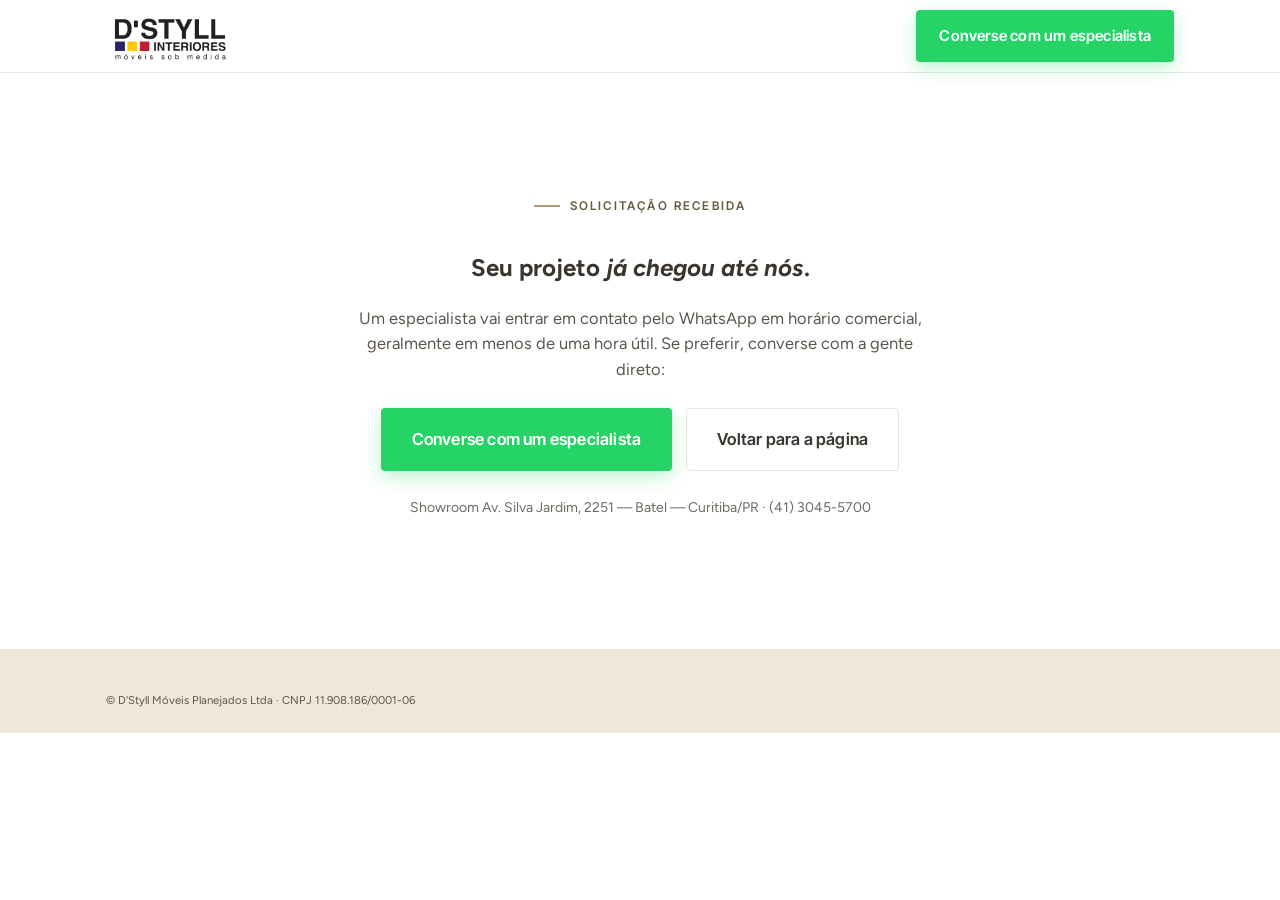
<file: cozinha-planejada-google/obrigado.html>
<!DOCTYPE html>
<html lang="pt-BR">
<head>
<meta charset="UTF-8">
<meta name="viewport" content="width=device-width, initial-scale=1">
<title>Recebemos sua solicitação | D'Styll Cozinha Planejada</title>
<meta name="description" content="Sua solicitação chegou na D'Styll. Em breve um especialista vai entrar em contato pelo WhatsApp.">
<meta name="robots" content="noindex,nofollow">
<link rel="canonical" href="https://destyll.com.br/cozinha-planejada/obrigado.html">
<link rel="preconnect" href="https://fonts.googleapis.com">
<link rel="preconnect" href="https://fonts.gstatic.com" crossorigin>
<link href="https://fonts.googleapis.com/css2?family=Playfair+Display:ital,wght@0,500;0,600;0,700;1,500;1,600&family=Inter+Tight:wght@400;500;600;700&family=Figtree:wght@400;500;600;700&display=swap" rel="stylesheet">
<link rel="stylesheet" href="styles.css">
<link rel="icon" type="image/png" href="imagens/logo.png">

<!-- Google tag (gtag.js) — Google Ads D'Styll -->
<script async src="https://www.googletagmanager.com/gtag/js?id=AW-17156284701"></script>
<script>
  window.dataLayer = window.dataLayer || [];
  function gtag(){dataLayer.push(arguments);}
  gtag('js', new Date());
  gtag('config', 'AW-17156284701');
  gtag('event', 'conversion', { 'send_to': 'AW-17156284701/E5BrCLP1jo0cEJ3C4PQ_' });
</script>
</head>
<body>

<header class="nav">
  <div class="wrap nav-row">
    <a class="brand" href="index.html" aria-label="D'Styll Interiores">
      <img class="brand-logo" src="imagens/logo.png" alt="D'Styll Interiores — móveis sob medida" width="170" height="60">
    </a>
    <a class="btn btn-wpp" href="https://wa.me/5541984951207" rel="nofollow noopener" target="_blank">Converse com um especialista</a>
  </div>
</header>

<main>
  <section class="section" style="min-height:64vh;display:flex;align-items:center;">
    <div class="wrap" style="text-align:center;max-width:640px;">
      <p class="kicker" style="justify-content:center;">Solicitação recebida</p>
      <h2 style="margin-bottom:18px;">Seu projeto <em>já chegou até nós</em>.</h2>
      <p class="section-sub" style="margin-bottom:26px;">Um especialista vai entrar em contato pelo WhatsApp em horário comercial, geralmente em menos de uma hora útil. Se preferir, converse com a gente direto:</p>
      <div class="hero-cta" style="justify-content:center;">
        <a class="btn btn-wpp btn-lg" href="https://wa.me/5541984951207?text=Ol%C3%A1%2C%20acabei%20de%20enviar%20o%20formul%C3%A1rio%20de%20cozinha%20no%20site." rel="nofollow noopener" target="_blank">Converse com um especialista</a>
        <a class="btn btn-ghost btn-lg" href="index.html">Voltar para a página</a>
      </div>
      <p style="margin-top:22px;color:var(--cinza);font-size:14px;">Showroom Av. Silva Jardim, 2251 — Batel — Curitiba/PR · (41) 3045-5700</p>
    </div>
  </section>
</main>

<footer class="site-footer">
  <div class="wrap">
    <small>© D'Styll Móveis Planejados Ltda · CNPJ 11.908.186/0001-06</small>
  </div>
</footer>
</body>
</html>
</file>
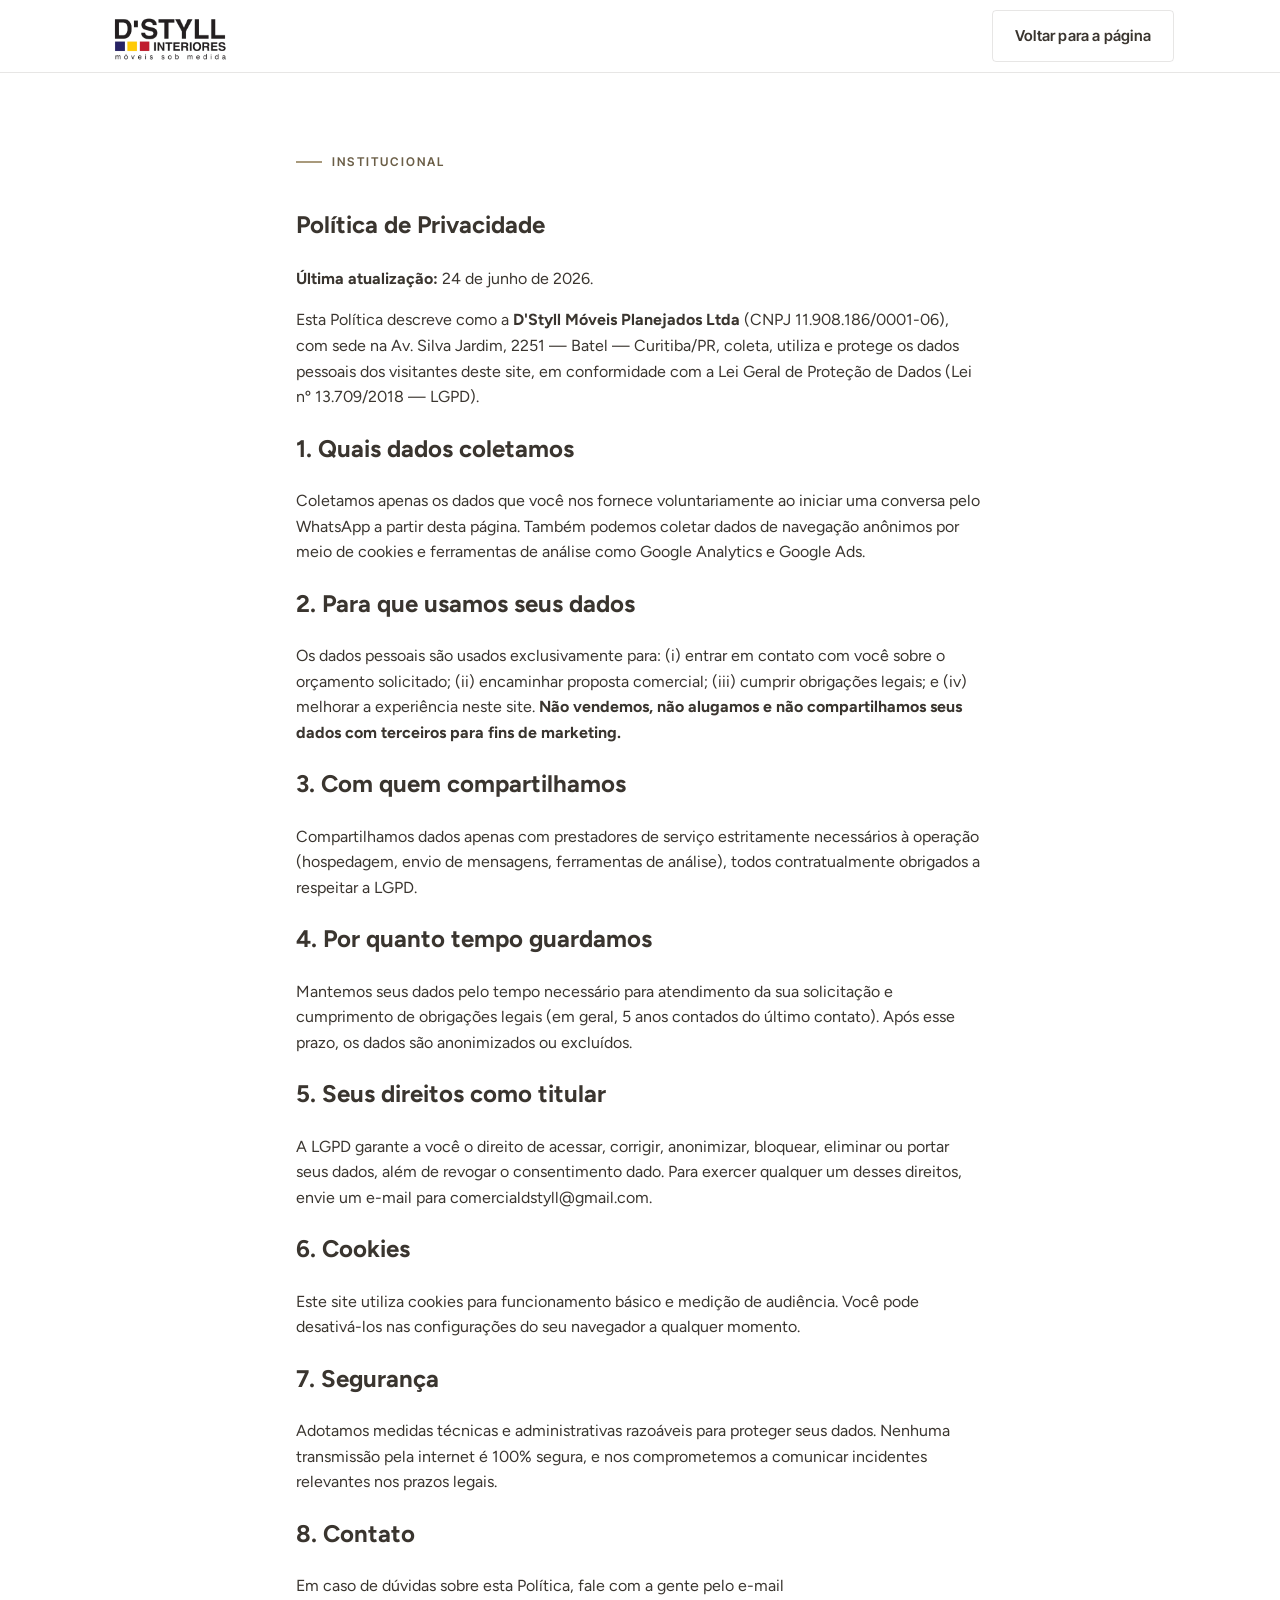
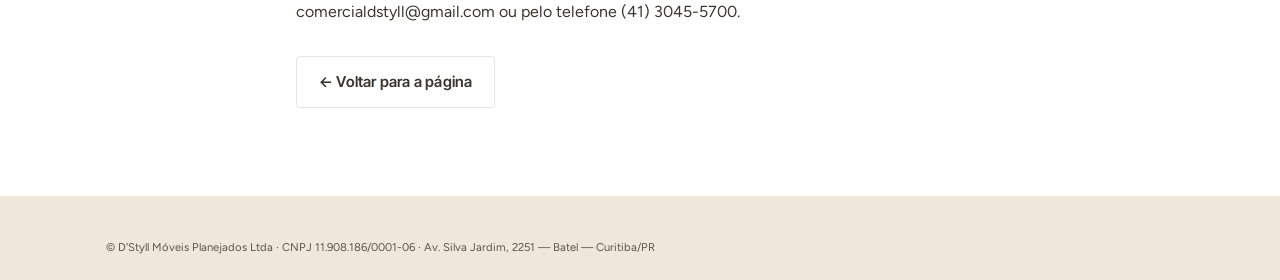
<file: cozinha-planejada-google/politica-privacidade.html>
<!DOCTYPE html>
<html lang="pt-BR">
<head>
<meta charset="UTF-8">
<meta name="viewport" content="width=device-width, initial-scale=1">
<title>Política de Privacidade | D'Styll Móveis Planejados</title>
<meta name="description" content="Política de privacidade e tratamento de dados pessoais da D'Styll Móveis Planejados, em conformidade com a Lei Geral de Proteção de Dados (LGPD).">
<meta name="robots" content="index,follow">
<link rel="canonical" href="https://destyll.com.br/cozinha-planejada/politica-privacidade.html">
<link rel="preconnect" href="https://fonts.googleapis.com">
<link rel="preconnect" href="https://fonts.gstatic.com" crossorigin>
<link href="https://fonts.googleapis.com/css2?family=Playfair+Display:ital,wght@0,500;0,600;0,700;1,500;1,600&family=Inter+Tight:wght@400;500;600;700&family=Figtree:wght@400;500;600;700&display=swap" rel="stylesheet">
<link rel="stylesheet" href="styles.css">
<link rel="icon" type="image/png" href="imagens/logo.png">
</head>
<body>

<header class="nav">
  <div class="wrap nav-row">
    <a class="brand" href="index.html" aria-label="D'Styll Interiores">
      <img class="brand-logo" src="imagens/logo.png" alt="D'Styll Interiores — móveis sob medida" width="170" height="60">
    </a>
    <a class="btn btn-ghost" href="index.html">Voltar para a página</a>
  </div>
</header>

<main>
  <section class="section">
    <div class="wrap" style="max-width:760px;">
      <p class="kicker">Institucional</p>
      <h2 style="margin-bottom:22px;">Política de Privacidade</h2>

      <p><strong>Última atualização:</strong> 24 de junho de 2026.</p>

      <p>Esta Política descreve como a <strong>D'Styll Móveis Planejados Ltda</strong> (CNPJ 11.908.186/0001-06), com sede na Av. Silva Jardim, 2251 — Batel — Curitiba/PR, coleta, utiliza e protege os dados pessoais dos visitantes deste site, em conformidade com a Lei Geral de Proteção de Dados (Lei nº 13.709/2018 — LGPD).</p>

      <h2>1. Quais dados coletamos</h2>
      <p>Coletamos apenas os dados que você nos fornece voluntariamente ao iniciar uma conversa pelo WhatsApp a partir desta página. Também podemos coletar dados de navegação anônimos por meio de cookies e ferramentas de análise como Google Analytics e Google Ads.</p>

      <h2>2. Para que usamos seus dados</h2>
      <p>Os dados pessoais são usados exclusivamente para: (i) entrar em contato com você sobre o orçamento solicitado; (ii) encaminhar proposta comercial; (iii) cumprir obrigações legais; e (iv) melhorar a experiência neste site. <strong>Não vendemos, não alugamos e não compartilhamos seus dados com terceiros para fins de marketing.</strong></p>

      <h2>3. Com quem compartilhamos</h2>
      <p>Compartilhamos dados apenas com prestadores de serviço estritamente necessários à operação (hospedagem, envio de mensagens, ferramentas de análise), todos contratualmente obrigados a respeitar a LGPD.</p>

      <h2>4. Por quanto tempo guardamos</h2>
      <p>Mantemos seus dados pelo tempo necessário para atendimento da sua solicitação e cumprimento de obrigações legais (em geral, 5 anos contados do último contato). Após esse prazo, os dados são anonimizados ou excluídos.</p>

      <h2>5. Seus direitos como titular</h2>
      <p>A LGPD garante a você o direito de acessar, corrigir, anonimizar, bloquear, eliminar ou portar seus dados, além de revogar o consentimento dado. Para exercer qualquer um desses direitos, envie um e-mail para <a href="mailto:comercialdstyll@gmail.com">comercialdstyll@gmail.com</a>.</p>

      <h2>6. Cookies</h2>
      <p>Este site utiliza cookies para funcionamento básico e medição de audiência. Você pode desativá-los nas configurações do seu navegador a qualquer momento.</p>

      <h2>7. Segurança</h2>
      <p>Adotamos medidas técnicas e administrativas razoáveis para proteger seus dados. Nenhuma transmissão pela internet é 100% segura, e nos comprometemos a comunicar incidentes relevantes nos prazos legais.</p>

      <h2>8. Contato</h2>
      <p>Em caso de dúvidas sobre esta Política, fale com a gente pelo e-mail <a href="mailto:comercialdstyll@gmail.com">comercialdstyll@gmail.com</a> ou pelo telefone (41) 3045-5700.</p>

      <p style="margin-top:32px;"><a href="index.html" class="btn btn-ghost">← Voltar para a página</a></p>
    </div>
  </section>
</main>

<footer class="site-footer">
  <div class="wrap">
    <small>© D'Styll Móveis Planejados Ltda · CNPJ 11.908.186/0001-06 · Av. Silva Jardim, 2251 — Batel — Curitiba/PR</small>
  </div>
</footer>
</body>
</html>
</file>
<file: cozinha-planejada-google/styles.css>
/* D'Styll — LP Cozinha Planejada (Google Ads)
   Paleta: fendi #A99A7C · cinza #6E6A64 · bege #EFE7DA · branco #FFFFFF · texto #3A352F
   Sem preto pesado em fundo — só tons claros e o verde do WhatsApp no CTA.
   Tipografia: Playfair Display · Inter Tight · Figtree. Mobile-first, só 3 seções. */

:root {
  --fendi: #A99A7C;
  --fendi-2: #8C7F63;
  --cinza: #6E6A64;
  --bege: #EFE7DA;
  --bege-2: #F7F2EA;
  --ink: #3A352F;
  --ink-soft: #5C564D;
  --paper: #FFFFFF;
  --line: rgba(58,53,47,.12);
  --wpp: #25D366;
  --wpp-2: #1FB955;
  --shadow: 0 6px 22px rgba(58,53,47,.10);
  --shadow-lg: 0 16px 40px rgba(58,53,47,.16);
  --r: 4px;
  --container: 1140px;

  --f-display: "Playfair Display", Georgia, serif;
  --f-ui: "Inter Tight", system-ui, -apple-system, "Segoe UI", Roboto, Arial, sans-serif;
  --f-body: "Figtree", system-ui, -apple-system, "Segoe UI", Roboto, Arial, sans-serif;
}

* { box-sizing: border-box; }
html { scroll-behavior: smooth; -webkit-text-size-adjust: 100%; }
body {
  margin: 0;
  font-family: var(--f-body);
  font-size: 16px;
  line-height: 1.6;
  color: var(--ink);
  background: var(--paper);
  -webkit-font-smoothing: antialiased;
}
img { max-width: 100%; height: auto; display: block; }
a { color: inherit; text-decoration: none; }
ul { list-style: none; padding: 0; margin: 0; }

.wrap { max-width: var(--container); margin: 0 auto; padding: 0 20px; }
@media (min-width: 720px) { .wrap { padding: 0 36px; } }

.skip { position: absolute; left: -9999px; top: 0; background: var(--ink); color: #fff; padding: 12px 16px; z-index: 100; }
.skip:focus { left: 8px; top: 8px; }

/* ---------- NAV ---------- */
.nav {
  position: sticky; top: 0; z-index: 50;
  background: rgba(255,255,255,.97);
  backdrop-filter: saturate(160%) blur(8px);
  border-bottom: 1px solid var(--line);
}
.nav-row { display: flex; align-items: center; justify-content: space-between; gap: 12px; min-height: 72px; flex-wrap: nowrap; }
.brand-logo { width: auto; height: 44px; object-fit: contain; flex-shrink: 0; }
@media (min-width: 720px) { .brand-logo { height: 54px; } }
.nav-cta-short { display: inline; }
.nav-cta-full { display: none; }
@media (min-width: 480px) { .nav-cta-short { display: none; } .nav-cta-full { display: inline; } }

/* ---------- BUTTONS ---------- */
.btn {
  display: inline-flex; align-items: center; justify-content: center;
  gap: 9px; padding: 13px 22px; min-height: 48px;
  font-family: var(--f-ui); font-size: 15px; font-weight: 600;
  border-radius: var(--r); border: 1.5px solid transparent;
  cursor: pointer; transition: all .18s ease;
  letter-spacing: .2px; white-space: nowrap;
}
.btn svg { flex-shrink: 0; width: 18px; height: 18px; display: block; }
.btn-lg svg { width: 20px; height: 20px; }
.btn-wpp { background: var(--wpp); color: #fff; box-shadow: 0 6px 18px rgba(37,211,102,.3); }
.btn-wpp:hover { background: var(--wpp-2); transform: translateY(-1px); box-shadow: 0 10px 24px rgba(37,211,102,.4); }
.btn-ghost { background: transparent; color: var(--ink); border-color: var(--line); }
.btn-ghost:hover { background: var(--bege); }
.btn-lg { padding: 17px 30px; font-size: 16.5px; min-height: 54px; }
.btn-block { display: flex; width: 100%; }

.cta-pulse { position: relative; }
.cta-pulse::after {
  content: ""; position: absolute; inset: -3px; border-radius: calc(var(--r) + 3px);
  border: 2px solid rgba(37,211,102,.65);
  animation: ctaPulse 2.2s ease-out infinite; pointer-events: none;
  will-change: transform, opacity;
}
@keyframes ctaPulse {
  0%   { opacity: .7; transform: scale(1); }
  70%  { opacity: 0;  transform: scale(1.18); }
  100% { opacity: 0;  transform: scale(1.18); }
}

/* ---------- UTIL ---------- */
.kicker {
  font-family: var(--f-ui); font-size: 12px; font-weight: 600;
  text-transform: uppercase; letter-spacing: 2.2px; margin: 0 0 14px;
  color: #6B5E47; display: inline-flex; align-items: center; gap: 10px;
}
.kicker::before { content: ""; width: 26px; height: 2px; background: var(--fendi); display: inline-block; }
.kicker--plain::before { display: none; }
.kicker--lg { font-size: 16px; }

/* ---------- DOBRA 1 — HERO ---------- */
.hero { background: var(--bege-2); padding: 28px 0 0; overflow: hidden; }
.hero-grid {
  display: grid; gap: 32px; grid-template-columns: 1fr; align-items: center;
  padding: 30px 0 48px;
}
@media (min-width: 960px) { .hero-grid { grid-template-columns: 1.05fr 1fr; gap: 56px; padding: 50px 0 64px; } }
.hero-text { max-width: 600px; }
.hero h1 {
  font-family: var(--f-display); font-weight: 600;
  font-size: clamp(32px, 5.6vw, 54px); line-height: 1.08;
  margin: 0 0 18px; letter-spacing: -.6px; color: var(--ink);
}
.hero h1 em { font-style: italic; color: var(--fendi-2); font-weight: 500; }
.hero .lead {
  font-size: clamp(16px, 1.4vw, 18px); line-height: 1.55; max-width: 54ch;
  color: var(--ink-soft); margin: 0 0 26px;
}
.hero-cta { display: flex; flex-wrap: wrap; gap: 14px; align-items: center; margin-bottom: 26px; }
.hero-trust { display: flex; gap: 12px; align-items: center; padding-top: 18px; border-top: 1px solid var(--line); }
.hero-trust .stars { color: var(--fendi-2); letter-spacing: 2px; font-size: 17px; }
.hero-trust p { margin: 0; font-size: 13.5px; color: var(--ink-soft); line-height: 1.4; }

.hero-visual { position: relative; }
.hero-img { margin: 0; overflow: hidden; border-radius: var(--r); aspect-ratio: 4/5; box-shadow: var(--shadow-lg); }
.hero-img img { width: 100%; height: 100%; object-fit: cover; }
.hero-img.ken img { animation: ken 18s ease-in-out infinite alternate; transform-origin: center 40%; }
@keyframes ken { 0% { transform: scale(1.0); } 100% { transform: scale(1.08); } }
.hero-badge {
  position: absolute; left: 18px; bottom: 18px;
  background: var(--paper); color: var(--ink);
  padding: 14px 18px; border-radius: var(--r);
  display: flex; align-items: center; gap: 12px;
  box-shadow: var(--shadow-lg); border: 1px solid var(--line);
  animation: floatBadge 4.6s ease-in-out infinite;
}
@keyframes floatBadge { 0%, 100% { transform: translateY(0); } 50% { transform: translateY(-6px); } }
.hero-badge .num { font-family: var(--f-display); font-size: 36px; font-weight: 600; line-height: 1; color: var(--fendi-2); display: inline-block; min-width: 2ch; font-variant-numeric: tabular-nums; }
.hero-badge .lbl { font-family: var(--f-ui); font-size: 11px; text-transform: uppercase; letter-spacing: 1.4px; line-height: 1.3; color: var(--ink-soft); }

/* ---------- SCROLL PROGRESS ---------- */
.scroll-progress {
  position: fixed; top: 0; left: 0; right: 0; height: 3px;
  background: linear-gradient(90deg, var(--fendi), var(--fendi-2));
  transform-origin: left center; transform: scaleX(0);
  z-index: 99; pointer-events: none; transition: transform .08s linear;
}

/* ---------- LIGHTBOX ---------- */
#lightbox { border: 0; padding: 0; background: rgba(58,53,47,.96); max-width: 96vw; max-height: 96vh; width: auto; height: auto; border-radius: var(--r); color: #fff; }
#lightbox::backdrop { background: rgba(58,53,47,.86); }
#lightbox img { max-width: 96vw; max-height: 90vh; object-fit: contain; }
.lb-close { position: absolute; top: 10px; right: 14px; background: transparent; border: 0; color: #fff; font-size: 34px; line-height: 1; cursor: pointer; }

/* ---------- SECTIONS ---------- */
.section { padding: 72px 0; }
.section-bege { background: var(--bege); }
.section-head { max-width: 680px; margin: 0 auto 44px; text-align: center; }
.section-head h2 {
  font-family: var(--f-display); font-weight: 600; font-size: clamp(28px, 4.2vw, 42px);
  line-height: 1.12; letter-spacing: -.4px; margin: 0 0 14px; color: var(--ink);
}
.section-head h2 em { font-style: italic; color: var(--fendi-2); font-weight: 500; }
.section-sub { color: var(--ink-soft); font-size: 16.5px; max-width: 58ch; margin: 0 auto; line-height: 1.55; }

/* ---------- DOBRA 2 — DIFERENCIAIS ---------- */
.dif-split { display: grid; gap: 32px; grid-template-columns: 1fr; align-items: start; }
@media (min-width: 900px) { .dif-split { grid-template-columns: 1fr 1fr; gap: 48px; } }

.dif-gallery-main { margin: 0; overflow: hidden; border-radius: var(--r); aspect-ratio: 4/5; box-shadow: var(--shadow-lg); cursor: zoom-in; }
.dif-gallery-main img { width: 100%; height: 100%; object-fit: cover; }
.dif-gallery-row { display: grid; gap: 10px; grid-template-columns: repeat(3, 1fr); margin-top: 10px; }
.dif-gallery-row figure { margin: 0; overflow: hidden; border-radius: var(--r); aspect-ratio: 4/3; cursor: zoom-in; }
.dif-gallery-row img { width: 100%; height: 100%; object-fit: cover; }
.g-item img { transition: transform .5s ease; }
.g-item:hover img { transform: scale(1.05); }

.dif-head { text-align: left; max-width: none; margin: 0 0 32px; }

.dif-list { display: flex; flex-direction: column; gap: 18px; list-style: none; padding: 0; margin: 0; }
.dif {
  background: var(--paper); border: 1px solid var(--line); border-radius: var(--r);
  padding: 22px 22px; text-align: left; position: relative;
  transition: transform .25s ease, box-shadow .25s ease, border-color .25s ease;
}
.dif:hover { box-shadow: var(--shadow); border-color: var(--fendi); }
.dif::after {
  content: ""; position: absolute; left: 0; right: 0; bottom: 0; height: 3px;
  background: var(--fendi); transform: scaleX(0); transform-origin: left;
  transition: transform .4s cubic-bezier(.2,.7,.3,1);
}
.dif:hover::after { transform: scaleX(1); }
@media (hover: hover) and (pointer: fine) { .dif { transform-style: preserve-3d; } }
.dif .dif-num { font-family: var(--f-display); font-size: 30px; color: var(--fendi-2); font-weight: 600; line-height: 1; display: block; margin-bottom: 12px; }
.dif h3 { font-family: var(--f-display); font-weight: 600; font-size: 18.5px; margin: 0 0 8px; color: var(--ink); }
.dif p { margin: 0; font-size: 14.5px; color: var(--ink-soft); line-height: 1.55; }

/* ---------- DOBRA 3 — CONTATO ---------- */
.contact-grid { display: grid; gap: 40px; grid-template-columns: 1fr; }
@media (min-width: 960px) { .contact-grid { grid-template-columns: 1.1fr 1fr; gap: 56px; } }
.contact-text--solo { max-width: 640px; margin: 0 auto; }
@media (min-width: 960px) { .contact-grid:has(.contact-text--solo) { grid-template-columns: 1fr; } }
.contact-text h2 {
  font-family: var(--f-display); font-weight: 600; font-size: clamp(28px, 4vw, 40px);
  line-height: 1.12; letter-spacing: -.4px; margin: 0 0 16px; color: var(--ink);
}
.contact-text h2 em { font-style: italic; color: var(--fendi-2); font-weight: 500; }
.contact-text > p { color: var(--ink-soft); font-size: 16px; line-height: 1.6; margin: 0 0 24px; }

.contact-info { display: grid; gap: 18px; grid-template-columns: 1fr; margin-bottom: 20px; padding: 24px 0; border-top: 1px solid var(--line); border-bottom: 1px solid var(--line); }
@media (min-width: 600px) { .contact-info { grid-template-columns: repeat(3, 1fr); } }

.trust-row {
  display: flex; flex-wrap: wrap; gap: 10px 22px; margin: 22px 0 0; padding-top: 18px;
  border-top: 1px solid var(--line);
}
.trust-row li {
  font-size: 13.5px; color: var(--ink-soft); display: flex; align-items: center; gap: 6px;
}
.trust-row strong { color: var(--fendi-2); font-family: var(--f-ui); font-weight: 700; }
.contact-info > div { font-size: 14px; color: var(--ink-soft); line-height: 1.5; }
.contact-info strong { display: block; font-family: var(--f-ui); font-size: 11px; font-weight: 600; color: var(--fendi-2); text-transform: uppercase; letter-spacing: 1.6px; margin-bottom: 6px; }

/* ---------- FOOTER ---------- */
.site-footer { background: var(--bege); color: var(--ink-soft); padding: 40px 0 22px; font-size: 13.5px; }
.footer-row { display: flex; flex-wrap: wrap; justify-content: space-between; gap: 16px; align-items: center; border-top: 1px solid var(--line); padding-top: 18px; margin-top: 8px; }
.footer-brand { display: flex; align-items: center; gap: 14px; margin-bottom: 18px; }
.footer-brand img { height: 38px; }
.footer-links { display: flex; gap: 16px; flex-wrap: wrap; }
.footer-links a:hover { color: var(--fendi-2); }

/* ---------- REVEAL ---------- */
.reveal { opacity: 0; transform: translateY(22px); transition: opacity .6s ease, transform .6s ease; }
.reveal.is-in { opacity: 1; transform: translateY(0); }
.reveal.delay-1 { transition-delay: .08s; }
.reveal.delay-2 { transition-delay: .16s; }
.reveal.delay-3 { transition-delay: .24s; }

:focus-visible { outline: 2px solid var(--fendi-2); outline-offset: 2px; }
@media (prefers-reduced-motion: reduce) {
  *, *::before, *::after { animation: none !important; transition: none !important; }
  html { scroll-behavior: auto; }
  .reveal { opacity: 1; transform: none; }
}
</file>
